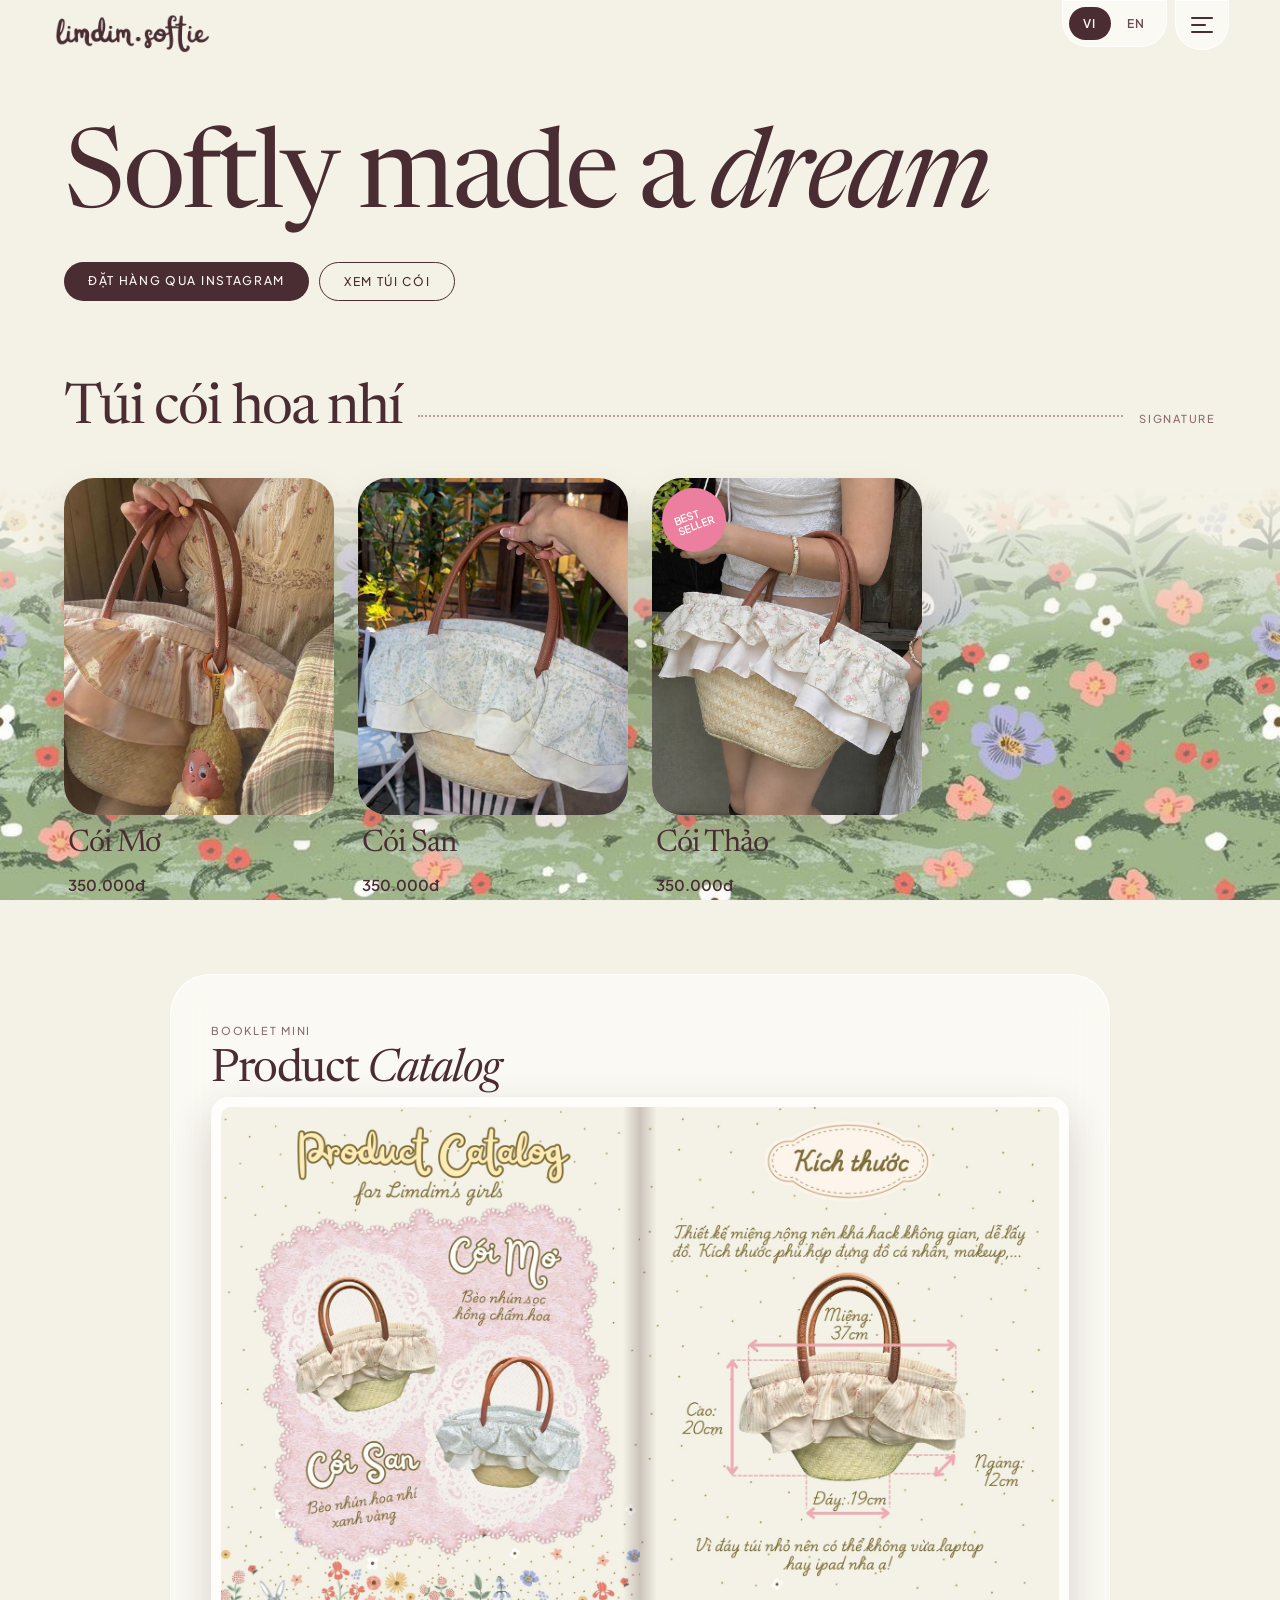
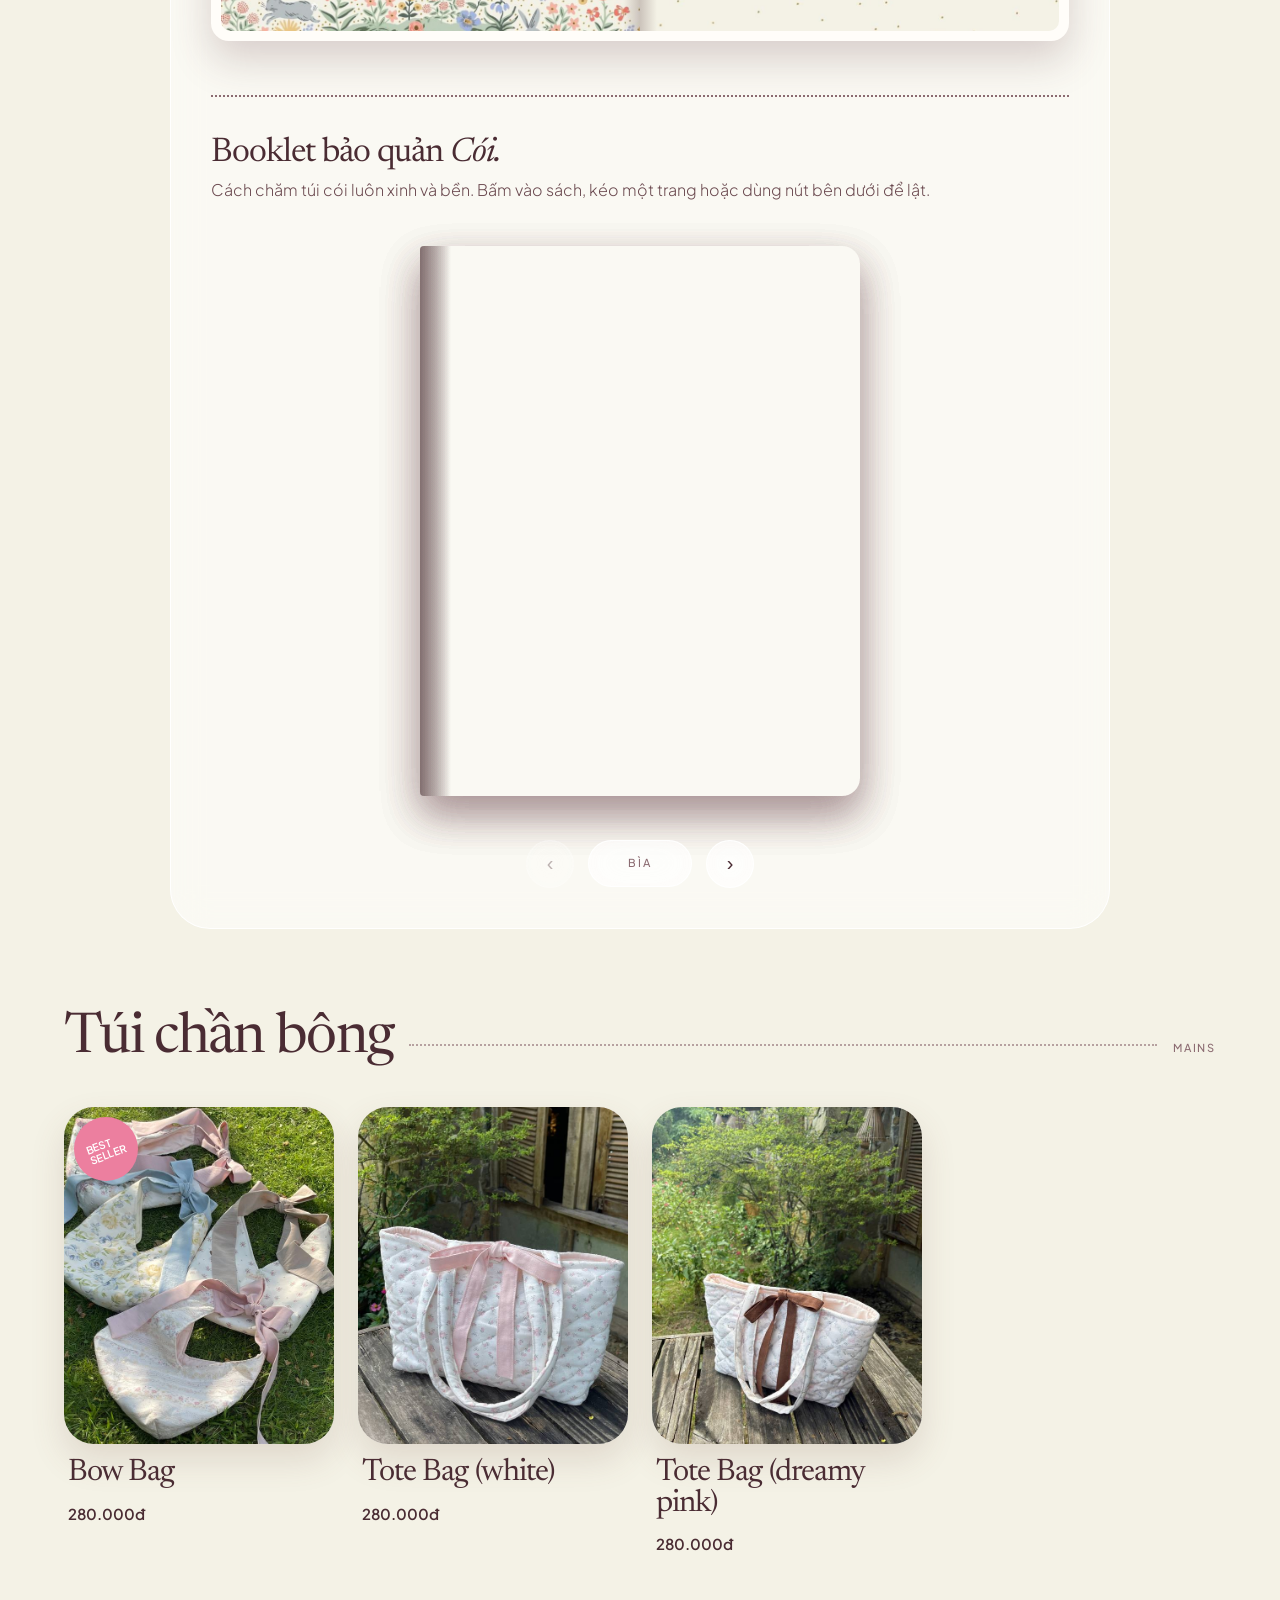
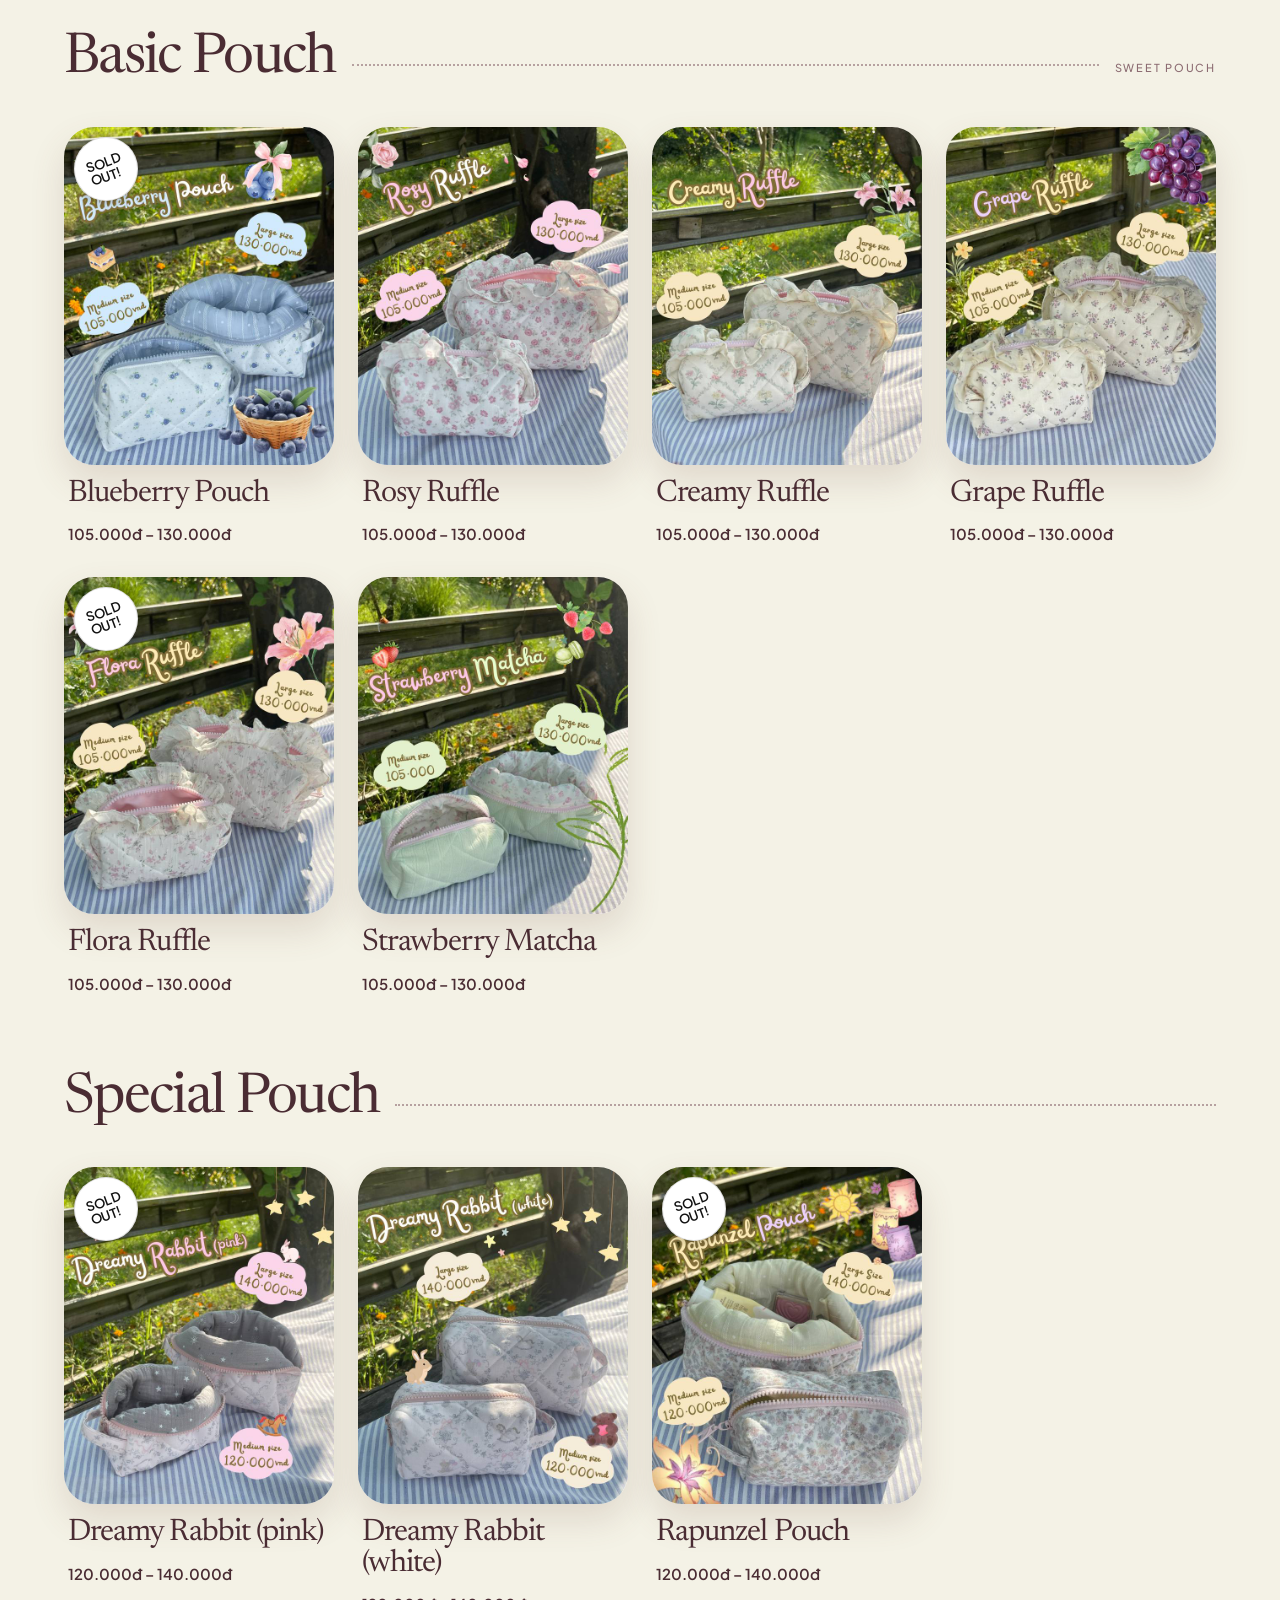
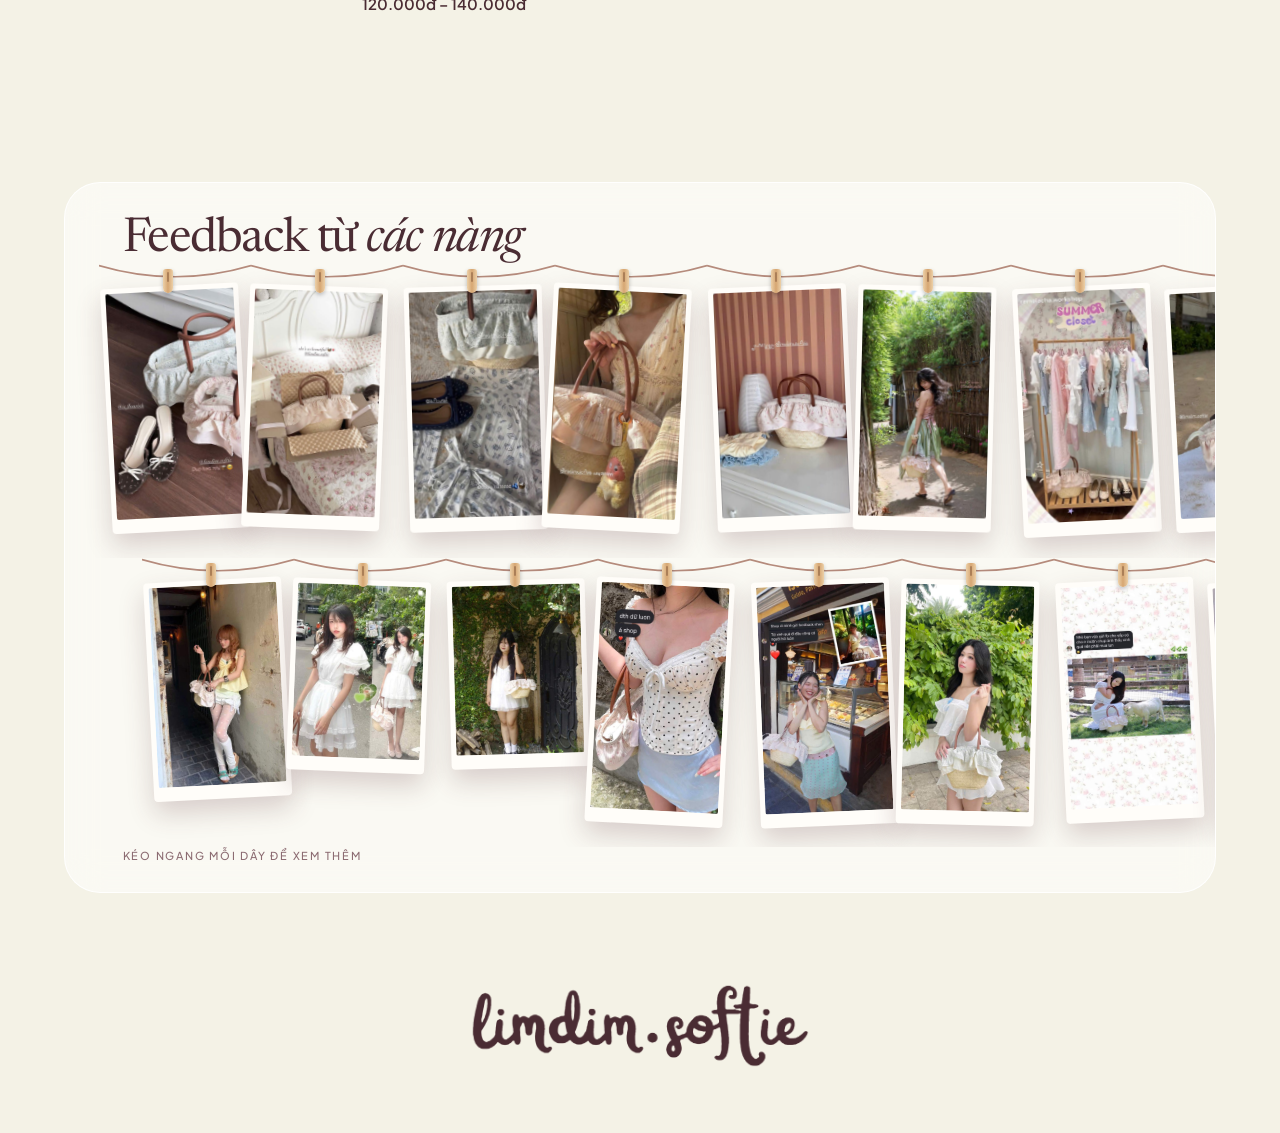
<file: index.html>
<!doctype html><html><head><meta charset=utf8><meta name=viewport content="width=device-width,initial-scale=1,viewport-fit=cover"><style>:root{color-scheme:light;box-sizing:border-box;padding-top:env(safe-area-inset-top,0px);padding-bottom:env(safe-area-inset-bottom,0px)}html{scroll-padding-top:env(safe-area-inset-top,0px)}body{margin:0;padding:0;font:14px -apple-system,BlinkMacSystemFont,sans-serif;background:#fff;color:#000}img{max-width:100%}[hidden]:not([hidden=until-found i]){display:none!important}</style></head><body>
<!DOCTYPE html>
<html lang="vi"><head>
<meta charset="utf-8">
<meta name="color-scheme" content="only light">
<meta name="supported-color-schemes" content="light">
<meta name="viewport" content="width=device-width, initial-scale=1, viewport-fit=cover">
<link rel="icon" type="image/png" href="images/favicon.png">
<title>limdim.softie — túi vải hoa &amp; cói handmade</title>
<link rel="preconnect" href="https://fonts.googleapis.com">
<link href="https://fonts.googleapis.com/css2?family=Newsreader:ital,opsz,wght@0,6..72,400;1,6..72,400&amp;family=Plus+Jakarta+Sans:wght@300;400;500;600&amp;family=Allura&amp;family=Pinyon+Script&amp;display=swap" rel="stylesheet">
<style>html{background:#f4f2e6;color-scheme:only light}
body{background:transparent!important}
:root{color-scheme:only light;--head:#4a2c33;--ink:#6b4a50;--soft:#8c6c72;--page:#f4f2e6;--glass:rgba(255,255,255,.55);--edge:rgba(255,255,255,.9);--panel:rgba(255,253,250,.75);--accent:#e8a3b1;
box-sizing:border-box;padding-top:env(safe-area-inset-top,0px);padding-bottom:env(safe-area-inset-bottom,0px)}
*{box-sizing:border-box}
html{scroll-behavior:smooth;scroll-padding-top:90px}
body{margin:0;font:300 16px/1.7 "Plus Jakarta Sans",system-ui,sans-serif;color:var(--ink);background:#f4f2e6;overflow-x:hidden}
.veil{position:fixed;inset:0;z-index:-2;background:var(--page)}
.strip{position:fixed;left:0;bottom:0;width:100%;height:auto;max-height:46vh;object-fit:cover;object-position:top;z-index:-1;pointer-events:none;-webkit-mask-image:linear-gradient(transparent,#000 40%);mask-image:linear-gradient(transparent,#000 40%)}
img{max-width:100%;display:block}a{color:inherit}
:focus-visible{outline:2px solid var(--head);outline-offset:3px}
.serif{font-family:Newsreader,Georgia,serif;font-weight:400;color:var(--head);letter-spacing:-.03em;line-height:.98}
.lbl{font-size:11px;font-weight:500;letter-spacing:.16em;text-transform:uppercase;color:var(--soft)}
.glass{background:var(--glass);border:1px solid var(--edge);backdrop-filter:blur(18px) saturate(1.2);-webkit-backdrop-filter:blur(18px) saturate(1.2)}
.wrap{width:min(1180px,90%);margin:auto}
header.top{position:relative;top:env(safe-area-inset-top,0px);z-index:30;display:flex;justify-content:space-between;align-items:flex-start;gap:12px;flex-wrap:wrap;padding:0 4%}
.brand{padding:14px 22px;border-radius:0 0 26px 26px;text-decoration:none}
.brand b{display:block;font:400 22px/1.1 Newsreader,serif;color:var(--head);letter-spacing:-.01em}
.menu{display:flex;gap:4px;padding:6px;border-radius:0 0 26px 26px;margin-right:auto;margin-left:auto;overflow-x:auto;max-width:100%}
.menu a{padding:9px 16px;border-radius:999px;font-size:13px;font-weight:500;text-decoration:none;white-space:nowrap}
.menu a:hover{background:var(--panel)}
.hero{padding:clamp(56px,10vw,130px) 0 40px}
.hero h1{font-size:clamp(50px,9.5vw,136px);margin:0 0 26px;max-width:11ch}
.hero h1 em{font-style:italic}
.hero p{max-width:560px;font-size:clamp(16px,1.6vw,19px);margin:0}
.hint{display:table;margin:clamp(40px,6vw,80px) auto;padding:12px 24px;border-radius:999px}
.cats{display:grid;grid-template-columns:repeat(auto-fit,minmax(260px,1fr));gap:clamp(18px,3vw,36px)}
.cat{border-radius:44px;padding:clamp(14px,2vw,26px);text-decoration:none;display:block;transition:transform .3s}
.cat:hover{transform:translateY(-4px)}
.panel{background:var(--panel);border-radius:26px;overflow:hidden;aspect-ratio:4/3;display:grid;place-items:center;margin-bottom:22px}
.panel img{width:100%;height:100%;object-fit:cover}
.panel img.cut{object-fit:contain;width:72%}
.row{display:flex;justify-content:space-between;gap:12px;align-items:baseline}
.cat h3{font-size:clamp(28px,3vw,38px);margin:6px 0 0}
section{padding:clamp(70px,10vw,130px) 0 0}
h2{font-size:clamp(40px,6.5vw,88px);margin:0 0 16px}
h2 em{font-style:italic}
.lead{max-width:520px;margin:0 0 36px}
.tabs{display:flex;gap:8px;flex-wrap:wrap;margin-bottom:30px}
.tabs button{font:500 12px "Plus Jakarta Sans",sans-serif;letter-spacing:.14em;text-transform:uppercase;padding:11px 22px;border-radius:999px;border:1px solid var(--edge);background:var(--glass);color:var(--ink);cursor:pointer;backdrop-filter:blur(14px)}
.tabs button[aria-pressed="true"]{background:var(--head);color:var(--bg,#fff8f2);border-color:var(--head)}
:root:not([data-theme]) .tabs button[aria-pressed="true"]{color:#fff8f2}
.grid{display:grid;grid-template-columns:repeat(auto-fill,minmax(250px,1fr));gap:24px}
.prod{border-radius:36px;padding:14px;cursor:pointer;text-align:left;font:inherit;color:inherit;display:block;width:100%}
.prod .panel{aspect-ratio:4/5;margin-bottom:16px}
.prod h3{font-size:25px;margin:4px 6px 0}.prod .pr{font-size:14px;font-weight:500;color:var(--head);margin:0 6px 4px}
.pill{display:inline-block;padding:3px 12px;border-radius:999px;background:var(--panel)}
dialog{border:0;padding:0;background:transparent;color:var(--ink);width:min(880px,92vw);max-height:92vh;overflow:visible}
dialog::backdrop{background:rgba(60,35,40,.45);backdrop-filter:blur(6px)}
.dlg{border-radius:40px;padding:18px;display:grid;grid-template-columns:1fr 1fr;gap:26px;background:var(--panel)}
.dlg .panel{aspect-ratio:4/5;margin:0}.dlg h3{font-size:clamp(34px,5vw,54px);margin:10px 0 14px}
.dlg .x{margin-top:22px;font:500 12px "Plus Jakarta Sans";letter-spacing:.14em;text-transform:uppercase;padding:12px 24px;border-radius:999px;border:1px solid var(--head);background:transparent;color:var(--head);cursor:pointer}
@media(max-width:640px){.dlg{grid-template-columns:1fr}}
.two{display:grid;grid-template-columns:repeat(auto-fit,minmax(280px,1fr));gap:clamp(18px,3vw,36px)}
.gal{columns:3 230px;column-gap:18px}
.gal img{width:100%;margin:0 0 18px;border-radius:28px;border:6px solid var(--glass);break-inside:avoid}
/* menu */
.carte{border-radius:48px;padding:clamp(24px,5vw,70px);background:var(--panel);border:1px solid var(--edge);backdrop-filter:blur(22px);-webkit-backdrop-filter:blur(22px);box-shadow:0 30px 70px rgba(120,80,70,.12)}
.chead{text-align:center;margin-bottom:clamp(28px,5vw,56px)}.chead h2{margin:10px 0 12px}.chead p{margin:0 auto;max-width:440px}
.ccols{display:grid;grid-template-columns:1fr 1fr;gap:clamp(28px,5vw,72px)}
@media(max-width:820px){.ccols{grid-template-columns:1fr}}
.msec{margin-bottom:38px}.msec h3{font-size:clamp(32px,4vw,46px);margin:0}.msec h3 em{font-style:italic}
.msec .sub{margin:2px 0 8px;font-size:14px;color:var(--soft)}
.msec ul{list-style:none;margin:0;padding:0;border-top:2px solid var(--head)}
.mrow{display:grid;grid-template-columns:64px 1fr;gap:2px 16px;align-items:center;text-align:left;width:100%;background:none;border:0;border-bottom:1px dashed var(--soft);padding:12px 4px;cursor:pointer;color:inherit;font:inherit;border-radius:14px}
.mrow:hover{background:var(--glass)}
.mrow img{grid-row:1/3;width:64px;height:64px;border-radius:50%;object-fit:cover;border:3px solid var(--edge)}
.mt{display:flex;align-items:baseline;gap:8px}.mn{font-size:clamp(21px,2.4vw,26px)}
.mt .lead2{flex:1;border-bottom:2px dotted var(--soft);transform:translateY(-4px);opacity:.7}
.mt b{font-weight:600;color:var(--head);font-size:15px;white-space:nowrap}
.md{font-size:13.5px;color:var(--soft);line-height:1.4}
.cspecial{margin:10px auto 0;max-width:520px;text-align:center;border:2px dashed var(--soft);border-radius:30px;padding:22px 20px}
.cspecial p{font-size:clamp(26px,3.4vw,38px);margin:4px 0 14px}
.btn2{display:inline-block;padding:11px 24px;border-radius:999px;background:var(--head);color:var(--on,#fff8f2);font:500 12px "Plus Jakarta Sans";letter-spacing:.14em;text-transform:uppercase;text-decoration:none}
.cnote{text-align:center;margin:26px 0 0}
/* menu v2 */
.mnav{display:flex;gap:8px;flex-wrap:wrap;justify-content:center;margin:0 0 clamp(30px,5vw,56px)}
.mnav button{font:500 12px "Plus Jakarta Sans",sans-serif;letter-spacing:.14em;text-transform:uppercase;padding:11px 20px;border-radius:999px;border:1px dashed var(--soft);background:transparent;color:var(--ink);cursor:pointer}
.mnav button:hover{background:var(--glass)}
/* category scallop tiles */
.mh{display:flex;align-items:baseline;gap:16px}.mh h3{font-size:clamp(34px,4.6vw,56px);margin:0;white-space:nowrap}
.mh .rule{flex:1;border-bottom:2px dotted var(--soft);opacity:.6;transform:translateY(-6px)}
.msec{margin-bottom:clamp(40px,6vw,76px);scroll-margin-top:90px}.msec .sub{margin:4px 0 22px;color:var(--soft)}
.mgrid{display:grid;grid-template-columns:repeat(auto-fill,minmax(min(100%,210px),1fr));gap:30px 24px}
.mcard{display:block;text-align:left;background:none;border:0;padding:0;cursor:pointer;color:inherit;font:inherit}
.mph{position:relative;border-radius:30px;overflow:hidden;aspect-ratio:4/5;background:var(--panel);display:grid;place-items:center;box-shadow:0 16px 34px rgba(120,80,70,.16)}
.mph img{width:100%;height:100%;object-fit:cover;transition:transform .6s}
.mcard:hover .mph img{transform:scale(1.05)}
.mph.cutbg{background:linear-gradient(160deg,#fffaf6,#f5d7dd)}.mph img.cut{object-fit:contain;width:84%;height:auto}
.tag{position:absolute;left:12px;bottom:12px;padding:6px 14px;border-radius:999px;background:var(--panel);color:var(--head);border:1.5px dashed var(--soft);font:600 13px "Plus Jakarta Sans",sans-serif;backdrop-filter:blur(8px)}
.mcard .mn{display:block;font-size:clamp(25px,2.6vw,31px);margin:14px 4px 0}
.mcard .md{display:block;margin:3px 4px 0;font-size:13.5px;color:var(--soft);line-height:1.45}
/* feedback wall */
.wall{border-radius:48px;padding:clamp(28px,4.5vw,64px) 0 clamp(18px,3vw,36px);overflow:hidden}
.wallhead{padding:0 clamp(24px,4.5vw,64px)}.wallhead h2{margin-bottom:10px}
.line{display:flex;align-items:flex-start;overflow-x:auto;padding:4px clamp(24px,4.5vw,64px) 40px;scrollbar-width:thin;scrollbar-color:var(--soft) transparent;overscroll-behavior-x:contain}
.line:nth-of-type(2n){padding-left:clamp(70px,9vw,140px)}
.hang{position:relative;flex:none;width:clamp(170px,21vw,226px);margin-right:22px;padding-top:26px}
.hang:before{content:"";position:absolute;top:0;left:0;width:calc(100% + 22px);height:30px;background:url("data:image/svg+xml,%3Csvg xmlns='http://www.w3.org/2000/svg' viewBox='0 0 100 30' preserveAspectRatio='none'%3E%3Cpath d='M0 2Q50 30 100 2' fill='none' stroke='%23b58b7c' stroke-width='1.6' vector-effect='non-scaling-stroke'/%3E%3C/svg%3E") 0 0/100% 100% no-repeat}
.pin{position:absolute;top:7px;left:50%;width:12px;height:32px;margin-left:-6px;border-radius:4px 4px 7px 7px;background:linear-gradient(90deg,#ecd0a8,#d6a672 50%,#ecd0a8);box-shadow:0 2px 4px rgba(0,0,0,.25);z-index:3}
.pin:after{content:"";position:absolute;left:5px;top:3px;width:2px;height:14px;background:rgba(90,50,30,.35);border-radius:2px}
.pol,.note{display:block;transform:rotate(var(--r,0deg));transform-origin:50% -18px;transition:transform .45s cubic-bezier(.3,1.4,.5,1)}
.pol{width:100%;padding:9px 9px 24px;border:0;border-radius:6px;background:#fffdf9;box-shadow:0 12px 26px rgba(90,50,60,.22);cursor:zoom-in}
.pol img{width:100%;height:auto;border-radius:2px}
.pol:hover,.note:hover{transform:rotate(0) scale(1.05);position:relative;z-index:4}
.note{background:var(--c,#fff1a8);color:#5a3b3f;padding:26px 18px 16px;border-radius:4px;box-shadow:0 12px 24px rgba(90,50,60,.2);font:italic 400 clamp(18px,2vw,21px)/1.35 Newsreader,Georgia,serif}
.note p{margin:0 0 12px}.note .lbl{color:#8c6c72;font-style:normal}
.in .pol,.in .note{animation:swing 1.8s cubic-bezier(.25,1.5,.5,1) both;animation-delay:calc(var(--k,0)*90ms)}
@keyframes swing{from{transform:rotate(calc(var(--r,0deg) + 16deg))}}
.drag-hint{padding:0 clamp(24px,4.5vw,64px);margin:6px 0 0}
#lb{border:0;padding:0;background:transparent;max-width:92vw;max-height:92vh}#lb::backdrop{background:rgba(50,28,32,.6);backdrop-filter:blur(8px)}
#lb img{max-width:min(92vw,560px);max-height:90vh;border:10px solid #fffdf9;border-radius:8px;display:block}
/* booklet */
.bookwrap{display:grid;place-items:center;padding:20px 0 10px;--pw:min(84vw,440px,calc((100svh - 230px)*.8))}
.book{position:relative;width:var(--pw);height:calc(var(--pw)*1.25);perspective:2200px;transition:transform .9s cubic-bezier(.45,.05,.2,1);touch-action:pan-y;cursor:grab;user-select:none;-webkit-user-select:none;outline-offset:14px}
.book.open{transform:translateX(50%)}
.leaf{position:absolute;inset:0;transform-origin:left center;transform-style:preserve-3d;transform:rotateY(var(--r,0deg));transition:transform .9s cubic-bezier(.45,.05,.2,1)}
.leaf.f{--r:-180deg}.leaf.drag{transition:none}
.leaf .fr,.leaf .bk{position:absolute;inset:0;backface-visibility:hidden;-webkit-backface-visibility:hidden;overflow:hidden;box-shadow:0 18px 40px rgba(90,50,60,.22)}
.leaf .fr{border-radius:4px 18px 18px 4px}.leaf .bk{transform:rotateY(180deg);border-radius:18px 4px 4px 18px}
.leaf img{width:100%;height:100%;object-fit:fill;pointer-events:none;-webkit-user-drag:none}
.leaf .fr:after,.leaf .bk:after{content:"";position:absolute;inset:0;pointer-events:none;background:linear-gradient(90deg,rgba(60,30,35,.28),transparent 7%)}
.leaf .bk:after{background:linear-gradient(270deg,rgba(60,30,35,.28),transparent 7%)}
.leaf .fr:before,.leaf .bk:before{content:"";position:absolute;inset:0;z-index:2;pointer-events:none;opacity:0;background:linear-gradient(90deg,rgba(40,20,25,0),rgba(40,20,25,.42))}
.leaf .bk:before{background:linear-gradient(270deg,rgba(40,20,25,0),rgba(40,20,25,.42))}
.leaf.turning .fr:before,.leaf.turning .bk:before{animation:shade .9s ease}
@keyframes shade{50%{opacity:1}}
.leaf.drag .fr:before,.leaf.drag .bk:before{opacity:var(--sh,0)}
.book.single .leaf.f{visibility:hidden;transition:transform .9s cubic-bezier(.45,.05,.2,1),visibility 0s .9s}
.ctrl{display:flex;justify-content:center;align-items:center;gap:14px;margin-top:34px}
.ctrl button{width:48px;height:48px;border-radius:50%;cursor:pointer;color:var(--head);font-size:20px}
.ctrl button:disabled{opacity:.35;cursor:default}
.pg{padding:13px 20px;border-radius:999px;min-width:104px;text-align:center}
.gloss{max-width:720px;margin:26px auto 0;border-radius:28px;padding:20px 24px;display:none}.gloss.on{display:block}
.gloss p{margin:10px 0 0;font-size:14.5px;line-height:1.6}.gloss b{color:var(--head);font-weight:600}
footer{padding:90px 0 50px;text-align:center}footer .serif{font-size:clamp(40px,7vw,96px);margin:0 0 10px}
@media(prefers-reduced-motion:reduce){*{animation:none!important;transition:none!important}html{scroll-behavior:auto}}
.lang{display:flex;gap:2px;padding:6px;border-radius:0 0 26px 26px}
.lang button{border:0;background:none;font:600 12px "Plus Jakarta Sans",sans-serif;letter-spacing:.12em;padding:9px 14px;border-radius:999px;color:var(--ink);cursor:pointer}
.lang button[aria-pressed="true"]{background:var(--head);color:var(--on,#fff8f2)}
header.top{justify-content:space-between}
.two.three{grid-template-columns:repeat(auto-fit,minmax(min(100%,250px),1fr))}
.panel.tall{aspect-ratio:4/5}.panel.tall img{object-fit:cover}
.details{margin-top:clamp(36px,5vw,64px)}
.dgrid{display:grid;grid-template-columns:repeat(auto-fit,minmax(min(100%,220px),1fr));gap:20px;margin-top:12px}
.dgrid figure{margin:0;position:relative}.dgrid img{width:100%;aspect-ratio:4/3;object-fit:cover;border-radius:24px;box-shadow:0 12px 26px rgba(120,80,70,.16)}
.dgrid figcaption{position:absolute;left:-6px;top:14px;padding:3px 16px;background:#b5ab88;color:#fffdf5;font:400 22px/1.3 Newsreader,serif;transform:rotate(-5deg);box-shadow:0 4px 10px rgba(0,0,0,.18)}
.dgrid figure:nth-child(1) figcaption{background:#b79a98}.dgrid figure:nth-child(3) figcaption{background:#a7aa8c}
#feedback{padding-top:clamp(50px,7vw,90px)}
.wall{border-radius:36px;padding:clamp(20px,3vw,34px) 0 clamp(8px,1.5vw,16px)}
.wallhead{display:flex;flex-wrap:wrap;align-items:baseline;gap:4px 28px}
.wall h2{font-size:clamp(30px,4vw,48px);margin:0}.wall .lead{margin:0 0 8px;font-size:14px;max-width:380px}
.hang{width:clamp(104px,12vw,138px);margin-right:14px;padding-top:22px}
.hang:before{width:calc(100% + 14px);height:24px}
.pin{height:24px;width:10px;margin-left:-5px;top:5px}.pin:after{left:4px;height:10px}
.pol{padding:5px 5px 14px;border-radius:4px}
.line{padding:0 clamp(20px,3vw,34px) 22px}.line:nth-of-type(2n){padding-left:clamp(50px,6vw,80px)}
.drag-hint{margin:0;padding-bottom:10px}
/* shop v8 */
.tools{display:flex;gap:8px;align-items:flex-start}
.cartbtn{position:relative;width:52px;height:50px;border-radius:0 0 26px 26px;cursor:pointer;color:var(--head);display:grid;place-items:center;padding:0}
.cartbtn svg{width:22px;height:22px}
.cartbtn b{position:absolute;top:6px;right:6px;min-width:18px;height:18px;border-radius:9px;background:var(--head);color:var(--on,#fff8f2);font:600 11px/18px "Plus Jakarta Sans";text-align:center;padding:0 4px}
.cartbtn b:empty,.cartbtn b[data-n="0"]{display:none}
.ctas{display:flex;gap:10px;flex-wrap:wrap;margin-top:26px}
.btn2{border:0;cursor:pointer}
.btn3{display:inline-block;padding:11px 24px;border-radius:999px;border:1.5px solid var(--head);background:transparent;color:var(--head);font:500 12px "Plus Jakarta Sans";letter-spacing:.14em;text-transform:uppercase;text-decoration:none;cursor:pointer}
.btn2.wide{width:100%;padding:15px;margin-top:16px}
.ph{position:relative;aspect-ratio:4/5;overflow:hidden;border-radius:26px;background:var(--panel)}
.ph img{position:absolute;inset:0;width:100%;height:100%;object-fit:cover}
.cats{margin-top:clamp(34px,5vw,60px)}
.cat .ph{margin-bottom:18px}
.shophead{display:flex;flex-wrap:wrap;justify-content:space-between;align-items:flex-end;gap:18px 32px;margin-bottom:clamp(26px,4vw,46px)}
.shophead h2{margin:6px 0 10px}.shophead .lead{margin:0}.shophead .mnav{margin:0;justify-content:flex-start}
.pc{display:flex;flex-direction:column}
.pimg{display:block;border:0;background:none;padding:0;cursor:pointer;border-radius:30px;box-shadow:0 16px 34px rgba(120,80,70,.16)}
.pimg .ph{border-radius:30px}.pimg img{transition:transform .6s}.pimg:hover img{transform:scale(1.05)}
.pc h3{font-size:clamp(25px,2.6vw,31px);margin:14px 4px 0}
.pc .md{margin:3px 4px 0;font-size:13.5px;color:var(--soft);line-height:1.45}
.prow{display:flex;justify-content:space-between;align-items:center;gap:10px;margin:12px 4px 0}
.prow b{color:var(--head);font-weight:600;font-size:15px}
.add{border:1.5px solid var(--head);background:transparent;color:var(--head);padding:8px 16px;border-radius:999px;font:500 12px "Plus Jakarta Sans";letter-spacing:.12em;text-transform:uppercase;cursor:pointer;white-space:nowrap}
.add:hover{background:var(--head);color:var(--on,#fff8f2)}
.msec .mgrid{grid-template-columns:repeat(auto-fill,minmax(min(100%,230px),1fr))}
/* exhibition rooms */
.roomsec{padding-top:clamp(60px,8vw,110px)}
.room{position:relative;border-radius:48px 48px 14px 14px;padding:clamp(28px,5vw,64px) clamp(18px,4vw,56px) clamp(46px,6vw,76px);background:linear-gradient(180deg,rgba(255,253,248,.82),rgba(250,241,233,.62));border:1px solid var(--edge);overflow:hidden}
.room:after{content:"";position:absolute;left:0;right:0;bottom:0;height:22px;background:linear-gradient(180deg,rgba(201,170,150,.35),rgba(170,130,110,.45))}
.roomhead{text-align:center;margin-bottom:clamp(28px,5vw,56px)}.roomhead h2{margin:8px 0 8px}.roomhead p{margin:0 auto;max-width:460px}
.wallx{display:flex;flex-wrap:wrap;justify-content:center;align-items:flex-start;gap:clamp(34px,5vw,60px) clamp(22px,3vw,40px)}
.fx{margin:0;position:relative;padding-top:26px}
.fx.l{width:min(100%,560px)}.fx.m{width:min(100%,290px)}.fx.s{width:min(100%,220px)}
.fx:before{content:"";position:absolute;top:2px;left:50%;width:46px;height:5px;margin-left:-23px;border-radius:3px;background:#c9a98b;box-shadow:0 2px 3px rgba(0,0,0,.2)}
.fx:after{content:"";position:absolute;top:7px;left:6%;right:6%;height:90px;background:radial-gradient(ellipse at 50% 0,rgba(255,244,205,.7),transparent 70%);pointer-events:none}
.fx .mat{position:relative;z-index:1;padding:10px;background:#fffdf9;border:1px solid #e8d9cc;box-shadow:0 18px 38px rgba(90,50,60,.22);transition:transform .5s}
.fx:hover .mat{transform:translateY(-4px)}
.fx .mat img{width:100%;height:auto;display:block}
.fx figcaption{margin:16px 2px 0;display:flex;flex-direction:column;gap:2px;align-items:flex-start}
.fx figcaption b{font-size:21px;font-style:italic}
.fx .shoplook{margin-top:6px;font:500 11px "Plus Jakarta Sans";letter-spacing:.14em;text-transform:uppercase;color:var(--head);border-bottom:1px solid var(--head);text-decoration:none;padding-bottom:1px;cursor:pointer}
/* dialogs */
dialog#pm,dialog#cart{border:0;padding:0;background:transparent;color:var(--ink)}
dialog#pm{width:min(980px,94vw);max-height:92vh;overflow:visible}
dialog::backdrop{background:rgba(60,35,40,.5);backdrop-filter:blur(6px)}
.pmw{position:relative;border-radius:40px;padding:clamp(14px,2.4vw,26px);display:grid;grid-template-columns:1fr 1fr;gap:clamp(18px,3vw,36px);background:color-mix(in srgb,var(--page) 94%,transparent);max-height:92vh;overflow:auto}
.pmx,.cx{position:absolute;top:14px;right:14px;width:38px;height:38px;border-radius:50%;border:0;background:var(--panel);color:var(--head);font-size:22px;cursor:pointer;z-index:3}
.thumbs{display:flex;gap:10px;margin-top:12px}.thumbs button{width:62px;height:62px;border-radius:14px;border:2px solid transparent;padding:0;overflow:hidden;cursor:pointer;background:none}.thumbs button[aria-pressed="true"]{border-color:var(--head)}.thumbs img{width:100%;height:100%;object-fit:cover}
.pmi h3{font-size:clamp(34px,4.4vw,54px);margin:6px 0 8px}
.pprice{font-size:22px;font-weight:600;color:var(--head);margin:0 0 10px}
.sizes{display:flex;gap:10px;margin:8px 0 4px}.sz{flex:1;border:1.5px solid var(--soft);background:transparent;border-radius:18px;padding:10px 12px;cursor:pointer;color:var(--ink);font:600 16px "Plus Jakarta Sans";text-align:left}
.swatches{display:flex;flex-wrap:wrap;gap:8px;margin:8px 0 4px}.swc{display:inline-flex;align-items:center;gap:8px;border:1.5px solid var(--soft);background:transparent;border-radius:999px;padding:7px 14px 7px 8px;color:var(--ink);font:500 14px "Plus Jakarta Sans"}.swc i{width:22px;height:22px;border-radius:50%;border:1px solid rgba(74,44,51,.25);display:block}.swc[aria-pressed="true"]{border-color:var(--head);background:var(--panel);box-shadow:inset 0 0 0 1px var(--head)}
.sz small{display:block;font:400 12px "Plus Jakarta Sans";color:var(--soft)}.sz[aria-pressed="true"]{border-color:var(--head);background:var(--panel);box-shadow:inset 0 0 0 1px var(--head)}
.qrow{display:flex;align-items:center;gap:16px;margin:16px 0}
.qty{display:flex;align-items:center;gap:4px;border:1.5px solid var(--soft);border-radius:999px;padding:3px}
.qty button{width:34px;height:34px;border-radius:50%;border:0;background:transparent;color:var(--head);font-size:20px;cursor:pointer}.qty b{min-width:30px;text-align:center}
.pbtns{display:flex;gap:10px;flex-wrap:wrap;margin-top:6px}.pbtns>*{flex:1;text-align:center;padding:14px 18px}
.small{font-size:13px;color:var(--soft);margin:12px 0 0}
@media(max-width:700px){.pmw{grid-template-columns:1fr}}
dialog#cart{margin:0 0 0 auto;height:100dvh;max-height:100dvh;width:min(470px,100vw);overflow:hidden}
.cw{height:100%;overflow:auto;padding:24px 22px 28px;background:color-mix(in srgb,var(--page) 96%,transparent);border-radius:30px 0 0 30px;position:relative}
.cw h3{font-size:36px;margin:0 0 14px}
.citem{display:grid;grid-template-columns:70px 1fr;gap:14px;padding:14px 0;border-bottom:1px dashed var(--soft)}
.citem .ph{border-radius:14px}.citem b.n{font:400 21px/1.2 Newsreader,serif;color:var(--head)}
.citem .sub{font-size:13px;color:var(--soft);margin:2px 0 8px}
.crow{display:flex;justify-content:space-between;align-items:center;gap:8px}
.crow .qty button{width:28px;height:28px;font-size:17px}
.del{border:0;background:none;color:var(--soft);cursor:pointer;font-size:12px;text-decoration:underline}
.csum{margin-top:16px;display:flex;flex-direction:column;gap:6px}.csum .t{display:flex;justify-content:space-between;font-size:18px;color:var(--head);font-weight:600}
.fl{display:block;margin:12px 0 0}.fl input,.fl textarea{width:100%;margin-top:6px;padding:12px 14px;border-radius:16px;border:1.5px solid var(--soft);background:var(--panel);color:var(--ink);font:400 15px "Plus Jakarta Sans",sans-serif}
.fl textarea{min-height:70px;resize:vertical}
.pay{display:flex;flex-direction:column;gap:8px;margin-top:8px}.pay label{display:flex;gap:10px;align-items:flex-start;font-size:14px}
.err{color:#b3334a;font-size:13.5px;min-height:20px;margin:10px 0 0}
.code{font:600 22px "Plus Jakarta Sans";letter-spacing:.06em;color:var(--head);margin:4px 0 8px}
#otext{width:100%;min-height:210px;border-radius:16px;border:1.5px solid var(--soft);background:var(--panel);color:var(--ink);padding:12px;font:13px/1.5 ui-monospace,Menlo,monospace}
.sendrow{display:flex;flex-direction:column;gap:10px;margin-top:12px}.sendrow a,.sendrow button{text-align:center;padding:14px}
#toast{position:fixed;left:50%;bottom:calc(24px + env(safe-area-inset-bottom,0px));transform:translate(-50%,30px);opacity:0;pointer-events:none;background:var(--head);color:var(--on,#fff8f2);padding:12px 22px;border-radius:999px;font-size:14px;z-index:99;transition:all .35s}
#toast.on{opacity:1;transform:translate(-50%,0)}
footer a{color:var(--head)}
.btn3.wide{width:100%;margin-top:14px;padding:14px;text-align:center}

/* v10 */
[hidden]{display:none!important}
:root{--wand:url("data:image/svg+xml,%3Csvg%20xmlns%3D%27http%3A//www.w3.org/2000/svg%27%20width%3D%2732%27%20height%3D%2732%27%20viewBox%3D%270%200%2032%2032%27%3E%3Cpath%20d%3D%27M5%2029L20%2014%27%20stroke%3D%27%23b8863b%27%20stroke-width%3D%273%27%20stroke-linecap%3D%27round%27/%3E%3Cpath%20d%3D%27M5%2029L11%2023%27%20stroke%3D%27%23e8a3b1%27%20stroke-width%3D%273%27%20stroke-linecap%3D%27round%27/%3E%3Cpath%20d%3D%27M24%203l1.8%204.2L30%209l-4.2%201.8L24%2015l-1.8-4.2L18%209l4.2-1.8z%27%20fill%3D%27%23f7d56a%27%20stroke%3D%27%23b8863b%27%20stroke-width%3D%27.8%27/%3E%3Ccircle%20cx%3D%2728%27%20cy%3D%2717%27%20r%3D%271.3%27%20fill%3D%27%23fff%27%20stroke%3D%27%23b8863b%27%20stroke-width%3D%27.4%27/%3E%3Ccircle%20cx%3D%2716%27%20cy%3D%275%27%20r%3D%271.2%27%20fill%3D%27%23fff%27%20stroke%3D%27%23b8863b%27%20stroke-width%3D%27.4%27/%3E%3C/svg%3E") 24 9,auto;--wandp:url("data:image/svg+xml,%3Csvg%20xmlns%3D%27http%3A//www.w3.org/2000/svg%27%20width%3D%2732%27%20height%3D%2732%27%20viewBox%3D%270%200%2032%2032%27%3E%3Cpath%20d%3D%27M5%2029L20%2014%27%20stroke%3D%27%23b8863b%27%20stroke-width%3D%273%27%20stroke-linecap%3D%27round%27/%3E%3Cpath%20d%3D%27M5%2029L11%2023%27%20stroke%3D%27%23e8a3b1%27%20stroke-width%3D%273%27%20stroke-linecap%3D%27round%27/%3E%3Cpath%20d%3D%27M24%203l1.8%204.2L30%209l-4.2%201.8L24%2015l-1.8-4.2L18%209l4.2-1.8z%27%20fill%3D%27%23f7d56a%27%20stroke%3D%27%23b8863b%27%20stroke-width%3D%27.8%27/%3E%3Ccircle%20cx%3D%2728%27%20cy%3D%2717%27%20r%3D%271.3%27%20fill%3D%27%23fff%27%20stroke%3D%27%23b8863b%27%20stroke-width%3D%27.4%27/%3E%3Ccircle%20cx%3D%2716%27%20cy%3D%275%27%20r%3D%271.2%27%20fill%3D%27%23fff%27%20stroke%3D%27%23b8863b%27%20stroke-width%3D%27.4%27/%3E%3C/svg%3E") 24 9,pointer}
*{cursor:var(--wand)!important}
a,button,label,summary,[data-open],[data-go],.pol,.book,.mleaf,.sz,.tabs button{cursor:var(--wandp)!important}
input:not([type=radio]):not([type=checkbox]),textarea{cursor:text!important}
.cartbtn svg{width:28px;height:28px}
.pay{gap:10px}.fl .pay input{width:auto;margin:5px 0 0;padding:0;border:0;background:none;accent-color:#c9788b}
.po{border:1.5px solid var(--soft);border-radius:20px;padding:13px 15px;background:var(--panel);transition:.2s}.po:has(input:checked){border-color:var(--head);box-shadow:inset 0 0 0 1px var(--head)}
.pt b{display:block;font-weight:600;color:var(--head);font-size:15px}.pt small{display:block;color:var(--soft);font-size:13px;line-height:1.45;margin-top:2px}
.paysum{margin-top:12px;padding:14px 16px;border-radius:20px;border:1.5px dashed var(--soft)}.paysum .t{display:flex;justify-content:space-between;gap:10px;color:var(--head);font-size:15px;margin-bottom:4px}.paysum .t b{font-size:18px}
.sheet{max-width:900px;margin:clamp(44px,6vw,80px) auto 0}.sheet h3{font-size:clamp(30px,4vw,46px);margin:6px 0 4px}.sheet .lead{margin:0 0 22px}
.spread{position:relative;display:grid;grid-template-columns:1fr 1fr;padding:10px;border-radius:18px;background:#fffdf9;box-shadow:0 18px 40px rgba(90,50,60,.22)}
.spread img{width:100%;aspect-ratio:4/5;object-fit:cover;display:block}.spread img:first-child{border-radius:10px 0 0 10px}.spread img:last-child{border-radius:0 10px 10px 0}
.spread:after{content:"";position:absolute;top:10px;bottom:10px;left:50%;width:34px;margin-left:-17px;pointer-events:none;background:linear-gradient(90deg,transparent,rgba(60,30,35,.22) 50%,transparent)}

#petals{position:fixed;inset:0;width:100%;height:100%;pointer-events:none;z-index:4}
.igbtn{display:inline-flex;align-items:center;justify-content:center;gap:10px;padding:14px 24px;border-radius:999px;color:#fff;text-decoration:none;font:600 14px "Plus Jakarta Sans",sans-serif;letter-spacing:.04em;background:linear-gradient(120deg,#f6b98b,#ee86a0 55%,#b998ec);box-shadow:0 8px 20px rgba(214,110,150,.32);transition:transform .25s,box-shadow .25s}
.igbtn:before{content:"";width:20px;height:20px;background:url("data:image/svg+xml,%3Csvg%20xmlns%3D%27http%3A//www.w3.org/2000/svg%27%20viewBox%3D%270%200%2024%2024%27%20fill%3D%27none%27%20stroke%3D%27white%27%20stroke-width%3D%272%27%20stroke-linecap%3D%27round%27%20stroke-linejoin%3D%27round%27%3E%3Crect%20x%3D%273%27%20y%3D%273%27%20width%3D%2718%27%20height%3D%2718%27%20rx%3D%275%27/%3E%3Ccircle%20cx%3D%2712%27%20cy%3D%2712%27%20r%3D%274%27/%3E%3Ccircle%20cx%3D%2717.5%27%20cy%3D%276.5%27%20r%3D%27.6%27%20fill%3D%27white%27/%3E%3C/svg%3E") center/contain no-repeat}
.igbtn:hover{transform:translateY(-2px);box-shadow:0 12px 26px rgba(214,110,150,.4)}.pbtns{justify-content:flex-start}

/* v13 */
.hero h1{white-space:nowrap;max-width:none;font-size:clamp(28px,8.6vw,128px)}
.igbtn{background:var(--head);color:var(--on,#fff8f2);box-shadow:none;padding:11px 24px;font:500 12px "Plus Jakarta Sans",sans-serif;letter-spacing:.14em;text-transform:uppercase}
.igbtn:before{background:currentColor;-webkit-mask:url("data:image/svg+xml,%3Csvg%20xmlns%3D%27http%3A//www.w3.org/2000/svg%27%20viewBox%3D%270%200%2024%2024%27%20fill%3D%27none%27%20stroke%3D%27%23000%27%20stroke-width%3D%272%27%20stroke-linecap%3D%27round%27%20stroke-linejoin%3D%27round%27%3E%3Crect%20x%3D%273%27%20y%3D%273%27%20width%3D%2718%27%20height%3D%2718%27%20rx%3D%275%27/%3E%3Ccircle%20cx%3D%2712%27%20cy%3D%2712%27%20r%3D%274%27/%3E%3Ccircle%20cx%3D%2717.5%27%20cy%3D%276.5%27%20r%3D%27.6%27%20fill%3D%27%23000%27/%3E%3C/svg%3E") center/contain no-repeat;mask:url("data:image/svg+xml,%3Csvg%20xmlns%3D%27http%3A//www.w3.org/2000/svg%27%20viewBox%3D%270%200%2024%2024%27%20fill%3D%27none%27%20stroke%3D%27%23000%27%20stroke-width%3D%272%27%20stroke-linecap%3D%27round%27%20stroke-linejoin%3D%27round%27%3E%3Crect%20x%3D%273%27%20y%3D%273%27%20width%3D%2718%27%20height%3D%2718%27%20rx%3D%275%27/%3E%3Ccircle%20cx%3D%2712%27%20cy%3D%2712%27%20r%3D%274%27/%3E%3Ccircle%20cx%3D%2717.5%27%20cy%3D%276.5%27%20r%3D%27.6%27%20fill%3D%27%23000%27/%3E%3C/svg%3E") center/contain no-repeat}
.igbtn:hover{transform:translateY(-2px);box-shadow:none;opacity:.88}
#mini.sheet{max-width:940px;padding:clamp(20px,3.4vw,40px);border-radius:40px}
.subbook{margin-top:clamp(30px,5vw,54px);padding-top:clamp(24px,3.5vw,40px);border-top:2px dotted var(--soft);scroll-margin-top:90px}
.subbook h4{font-size:clamp(24px,3vw,34px);margin:0 0 6px}.subbook .lead{max-width:none}

/* v14 */
.hero h1{margin-bottom:0}
.hero p.sig{display:flex;align-items:center;margin:4px 0 30px 4px;max-width:none;font:400 clamp(20px,2.4vw,28px)/1 Allura,"Brush Script MT",cursive;letter-spacing:.04em;color:var(--soft)}
.hero p.sig:before{content:"";width:28px;height:1px;background:currentColor;opacity:.5;margin-right:10px}
.msec .mh{margin-bottom:clamp(24px,3.4vw,40px)}

/* v11 logo */
.brand .wm,footer .wm{display:block;width:clamp(124px,13vw,156px);aspect-ratio:732/184;background:var(--head);-webkit-mask:url(images/logo-mask.png) left center/contain no-repeat;mask:url(images/logo-mask.png) left center/contain no-repeat;margin:0 0 3px}
.brand{display:inline-flex;align-items:center;gap:10px}.brand .mark{display:block;height:clamp(34px,3.4vw,44px);width:auto;flex:none;filter:drop-shadow(0 3px 6px rgba(190,100,125,.25));transition:transform .4s cubic-bezier(.3,1.5,.5,1)}.brand:hover .mark{transform:rotate(-8deg) scale(1.1)}
footer .wm{margin:0 auto}.footbrand{display:flex;align-items:center;justify-content:center;gap:14px;margin:0 0 14px}.footbrand .mark{height:clamp(54px,8vw,84px);width:auto;filter:drop-shadow(0 4px 8px rgba(190,100,125,.25))}
/* v11 how to order */
.how{padding-top:clamp(14px,2.5vw,28px)}
.how+.hero{padding-top:clamp(34px,5vw,70px)}
.how-head{display:flex;flex-wrap:wrap;align-items:baseline;gap:4px 16px;margin-bottom:14px}
.how-head h2{font-size:clamp(26px,3.4vw,40px);margin:0}.how-head h2 em{font-style:italic}
.steps{list-style:none;margin:0;padding:0;display:grid;grid-template-columns:repeat(auto-fit,minmax(150px,1fr));gap:12px}
.step{position:relative;border-radius:26px;padding:16px 18px 18px}
.step h3{font:600 14px/1.3 "Plus Jakarta Sans",sans-serif;color:var(--head);margin:10px 0 4px}
.step p{margin:0;font-size:13px;line-height:1.55;font-weight:400}.step p b{font-weight:600;color:var(--head)}
.step .num{display:inline-grid;place-items:center;width:28px;height:28px;border-radius:50%;background:var(--head);color:var(--page);font:600 13px/1 "Plus Jakarta Sans",sans-serif;font-style:normal}
.step.hl{background:var(--panel);border:1.5px solid var(--accent);box-shadow:0 0 0 4px rgba(232,163,177,.25);animation:hlglow 2.6s ease-in-out infinite}
.step.hl .num{background:var(--accent);color:#4a2c33}
.autob{position:absolute;top:14px;right:14px;padding:3px 10px;border-radius:999px;background:var(--accent);color:#4a2c33;font:600 10px/1.4 "Plus Jakarta Sans",sans-serif;letter-spacing:.12em;text-transform:uppercase}
@keyframes hlglow{50%{box-shadow:0 0 0 8px rgba(232,163,177,.1)}}
@media (prefers-reduced-motion:reduce){.step.hl{animation:none}}
.autonote{margin:12px 0 0;padding:9px 14px;border-radius:16px;background:rgba(232,163,177,.22);border:1px dashed var(--accent);font-size:12.5px;line-height:1.5;color:var(--head)}
/* v11 menu board (polaroids on a clothesline) */
.menu-board{--mink:#6b3a2c;--cord:#55504a;border-radius:44px;padding:clamp(18px,3vw,36px) clamp(10px,2vw,28px) clamp(22px,3vw,36px);margin-top:clamp(34px,5vw,60px)}
.mtitle{font-size:clamp(38px,5.2vw,64px);margin:0 auto clamp(6px,1.4vw,16px);text-align:center;color:var(--mink)}
.clothes{display:grid;grid-template-columns:1fr 1fr}
.cl-row{position:relative;display:grid;grid-template-columns:1fr 1fr;padding-top:1.2em;font-size:clamp(9px,1.15vw,13px)}
.cl-cord{position:absolute;left:0;top:1.2em;width:100%;height:4.4em;overflow:visible;pointer-events:none}
.cl-cord path{fill:none;stroke:var(--cord);stroke-width:3;stroke-linecap:round;vector-effect:non-scaling-stroke}
.cl-slot{position:relative;display:block;text-decoration:none;color:inherit;padding:0 4%;outline-offset:6px}
.ra .cl-slot:nth-of-type(1){margin-top:5.3em}.ra .cl-slot:nth-of-type(2){margin-top:4.6em}
.rb .cl-slot:nth-of-type(1){margin-top:2.2em}.rb .cl-slot:nth-of-type(2){margin-top:3.1em}
.cl-hang{position:relative;display:block;width:min(100%,15.5em);margin:0 auto;transform-origin:50% 0;transform:rotate(var(--r,0deg));transition:transform .6s cubic-bezier(.3,1.6,.5,1)}
.cl-slot:hover .cl-hang,.cl-slot:focus-visible .cl-hang{transform:rotate(calc(var(--r,0deg)*-.5))}
.cl-peg{position:absolute;z-index:2;left:50%;top:-3.2em;width:2.6em;height:5.4em;margin-left:-1.3em;background:linear-gradient(90deg,#d6b787 68%,#b8935f 68%);clip-path:polygon(12% 0,100% 4%,90% 100%,0 96%);transform:rotate(calc(var(--r,0deg)*-.9))}
.cl-peg:after{content:"";position:absolute;left:0;right:0;top:62%;height:.18em;background:rgba(255,255,255,.85)}
.cl-card{display:block;padding:1.1em 1.1em 1.1em;background:#efe7dc;border-radius:.25em;box-shadow:0 .5em 1.2em rgba(70,48,40,.2),0 0 0 1px rgba(255,255,255,.5) inset}
.cl-img{display:block;aspect-ratio:1/1.04;background:#7a7168;overflow:hidden;box-shadow:inset 0 0 0 1px rgba(0,0,0,.06)}
.cl-img img{width:100%;height:100%;object-fit:cover;object-position:50% 40%}
.cl-tag{display:block;width:86%;margin:.7em auto 0;padding:.35em .4em .5em;background:#d9cdc9;color:#4a2c33;text-align:center;font:400 2em/1.15 Newsreader,Georgia,serif;letter-spacing:-.01em;transform:rotate(var(--tr,0deg));box-shadow:0 .25em .6em rgba(70,48,40,.12)}
@media (max-width:700px){.clothes{grid-template-columns:1fr;gap:clamp(20px,6vw,36px)}.cl-row{font-size:clamp(10px,3vw,14px)}}

.brand{background:none;border:0;box-shadow:none;padding:14px 8px 8px 4px}
.shophead .lead:empty{display:none}

/* v12: compact menu board, non-sticky header */
header.top{position:relative!important}
.menu-board{max-width:880px;margin-left:auto;margin-right:auto;margin-top:clamp(20px,3vw,34px);padding:clamp(12px,2vw,22px) clamp(8px,1.5vw,18px) clamp(14px,2vw,22px)}
.cl-row{font-size:clamp(8px,.9vw,11px)}
.mtitle{font-size:clamp(30px,4vw,48px)}
@media (max-width:700px){.cl-row{font-size:clamp(9px,2.6vw,12px)}.clothes{gap:clamp(8px,3vw,16px)}}
.hero{padding-top:clamp(28px,5vw,64px);padding-bottom:12px}
#shop{padding-top:clamp(36px,5vw,64px)}

/* ===== order form ===== */
button.igbtn{border:0;cursor:pointer}
.igbtn.wide{width:100%;margin-top:16px;padding:15px 24px}
.igbtn:disabled{opacity:.6}
dialog#order{border:0;padding:0;background:transparent;color:var(--ink);width:min(580px,94vw)}
.ordw{position:relative;border-radius:36px;padding:clamp(18px,3vw,30px);background:color-mix(in srgb,var(--page) 94%,transparent);max-height:92vh;overflow:auto}
.ordw h3{font-size:clamp(32px,5vw,46px);margin:6px 0 18px;padding-right:44px}
.ordw h3 em,.ordw .okmark+h3 em{font-style:italic}
.fld,.fgrp{display:block;margin:0 0 16px;border:0;padding:0;min-width:0}
.fld .lbl,.fgrp>.lbl,.fgrp legend{display:block;margin:0 0 7px;padding:0}
.fld input,.fld textarea{width:100%;padding:13px 16px;border-radius:18px;border:1.5px solid rgba(140,108,114,.45);background:var(--panel);color:var(--head);font:400 15px/1.5 "Plus Jakarta Sans",system-ui,sans-serif;resize:vertical}
.fld input:focus,.fld textarea:focus{outline:0;border-color:var(--head);box-shadow:0 0 0 3px rgba(232,163,177,.35)}
.ordlist{list-style:none;margin:0;padding:0;display:grid;gap:8px}
.ordlist li{display:grid;grid-template-columns:1fr auto auto 28px;align-items:center;gap:10px;padding:10px 12px;border-radius:18px;background:var(--panel);border:1px solid var(--edge)}
.ordlist li.oi-empty{grid-template-columns:1fr;justify-items:start;gap:10px}
.oi-n b{display:block;color:var(--head);font-weight:600;font-size:14px;line-height:1.3}
.oi-n small{color:var(--soft);font-size:12px}
.oi-t{color:var(--head);font-size:14px;white-space:nowrap;min-width:78px;text-align:right}
.oi-x{border:0;background:none;color:var(--soft);font-size:20px;line-height:1;padding:0;width:28px;height:28px;border-radius:50%}
.stp{display:inline-flex;align-items:center;gap:2px;border:1.5px solid rgba(140,108,114,.45);border-radius:999px;padding:2px;background:transparent}
.stp button{width:28px;height:28px;border-radius:50%;border:0;background:var(--panel);color:var(--head);font-size:17px;line-height:1;padding:0}
.stp span{min-width:26px;text-align:center;font-weight:600;color:var(--head);font-size:14px}
.qtyrow{display:flex;align-items:center;gap:12px;margin:12px 0 4px}
.qtyrow .lbl{margin:0}
.pay{display:grid;gap:8px}
.pay legend{float:none}
.payopt{display:flex;gap:12px;align-items:flex-start;padding:12px 14px;border-radius:18px;border:1.5px solid rgba(140,108,114,.45);background:var(--panel)}
.payopt:has(input:checked){border-color:var(--head);box-shadow:inset 0 0 0 1px var(--head)}
.payopt input{margin-top:4px;accent-color:var(--head)}
.payopt b{display:block;color:var(--head);font-weight:600;font-size:14px}
.payopt small{display:block;color:var(--soft);font-size:12.5px;line-height:1.4}
.tot{display:grid;gap:6px;margin:4px 0 0;padding:14px 16px;border-radius:20px;background:var(--panel);border:1px solid var(--edge)}
.tot div{display:flex;justify-content:space-between;gap:12px;font-size:14px}
.tot .g{font-size:17px;color:var(--head);font-weight:600;padding-top:6px;border-top:1px dashed var(--soft)}
.tot .s{font-size:13px;color:var(--soft)}
.err{margin:12px 0 0;padding:10px 14px;border-radius:14px;background:rgba(232,163,177,.28);color:var(--head);font-size:13.5px}
.ordfab{position:fixed;right:max(16px,env(safe-area-inset-right,0px));bottom:calc(18px + env(safe-area-inset-bottom,0px));z-index:40;border:0;border-radius:999px;padding:13px 22px;background:var(--head);color:var(--on,#fff8f2);font:500 12px "Plus Jakarta Sans",sans-serif;letter-spacing:.14em;text-transform:uppercase;box-shadow:0 8px 22px rgba(74,44,51,.25)}
.ordfab[hidden]{display:none}
#ordv2{text-align:center;padding:10px 0 4px}
#ordv2[hidden],#ordv1[hidden]{display:none}
.okmark{width:64px;height:64px;margin:6px auto 10px;border-radius:50%;display:grid;place-items:center;background:var(--head);color:#fff8f2;font-size:32px}
#ordv2 h3{padding:0;margin:0 0 10px}
#ordv2 .lead{margin:0 auto 18px;max-width:420px}
.okbox{text-align:left;padding:14px 16px;border-radius:20px;background:var(--panel);border:1px solid var(--edge)}
.oklist{list-style:none;margin:10px 0;padding:0;display:grid;gap:6px;font-size:14px}
.oklist li{display:flex;justify-content:space-between;gap:12px}
.oktot{display:flex;justify-content:space-between;gap:12px;padding-top:8px;border-top:1px dashed var(--soft);color:var(--head);font-weight:600}
.okpay{margin:16px 0;font-size:14px;line-height:1.55;color:var(--head)}
@media(max-width:520px){.ordlist li{grid-template-columns:1fr auto 28px}.oi-t{grid-column:1/3;text-align:left}.ordlist li .stp{grid-column:2;grid-row:1}.oi-x{grid-column:3;grid-row:1}}
.igbtn:before,.igbtn::before{content:none!important;display:none!important}

.tools{display:flex;align-items:flex-start;gap:8px}
.cartbtn{position:relative;display:grid;place-items:center;padding:12px 16px;border-radius:0 0 26px 26px;color:var(--head);cursor:pointer}
.cartbtn svg{display:block}
.bdg{position:absolute;top:2px;right:2px;min-width:19px;height:19px;padding:0 5px;border-radius:999px;background:var(--accent);color:var(--head);font:600 11px/19px "Plus Jakarta Sans",sans-serif;text-align:center;opacity:.55}
.bdg.on{opacity:1;background:var(--head);color:#fff8f2}
.ordfab{width:60px;height:60px;padding:0!important;display:grid;place-items:center;border-radius:50%!important;background:var(--head);color:#fff8f2!important;letter-spacing:0!important}
.ordfab svg{width:30px;height:30px}
.ordfab .bdg{top:-3px;right:-3px;background:var(--accent);color:var(--head);opacity:1}
.ordfab .bdg.on{background:#fff8f2;color:var(--head)}
#ordDone{margin-top:20px}
</style>
<style>#pm .pmw{grid-template-columns:1fr;width:min(92vw,560px)}#pm .ph{max-height:78vh}#pm .ph img{max-height:78vh;width:100%;object-fit:contain}</style>
<style>
/* ---- header luôn một hàng ---- */
@media(max-width:700px){
header.top{flex-wrap:nowrap!important;gap:6px;padding:0 2.5%}
.brand{padding:10px 8px 12px;flex:none}
.brand{gap:6px}.brand .wm{width:clamp(64px,17vw,110px)}.brand .mark{height:clamp(28px,7vw,38px)}
.menu{margin:0!important;flex:1 1 auto;min-width:0;justify-content:center;padding:4px;gap:0}
.menu a{padding:8px clamp(3px,1.2vw,10px);font-size:clamp(10px,2.9vw,12.5px)}
.tools{flex:none}
.lang{padding:4px}.lang button{padding:8px clamp(7px,2.4vw,11px);font-size:11px;letter-spacing:.06em}
}
footer .wm{width:clamp(200px,34vw,340px);margin:0}

/* ---- Best seller + SOLD OUT ---- */
.pc .ph,#pm .ph{position:relative}
.bs-badge{position:absolute;top:12px;left:12px;z-index:3;display:inline-flex;align-items:center;gap:6px;padding:7px 13px 7px 8px;border-radius:999px;background:linear-gradient(135deg,#ffe3ea,#f6a5bb);color:#6b2a3c;font:600 11px/1 "Plus Jakarta Sans",system-ui,sans-serif;letter-spacing:.05em;box-shadow:0 5px 14px rgba(180,80,110,.32),inset 0 0 0 1.5px rgba(255,255,255,.85);transform:rotate(-6deg);transform-origin:left top;animation:bsWob 3.2s ease-in-out infinite;pointer-events:none}
.bs-badge svg{width:18px;height:18px;flex:none;filter:drop-shadow(0 1px 1px rgba(150,50,80,.3))}
.bs-badge .sp{position:absolute;right:-5px;top:-7px;width:13px;height:13px;color:#fff7c8;animation:bsTw 1.8s ease-in-out infinite}
@keyframes bsWob{0%,100%{transform:rotate(-6deg) scale(1)}50%{transform:rotate(-2deg) scale(1.06)}}
@keyframes bsTw{0%,100%{transform:scale(.6) rotate(0);opacity:.6}50%{transform:scale(1.15) rotate(45deg);opacity:1}}
.pc.is-soldout .ph img{filter:grayscale(.9);opacity:.42}
.pc.is-soldout>h3,.pc.is-soldout .prow{opacity:.5}
.pc.is-soldout .prow b{text-decoration:line-through;text-decoration-thickness:1px}
.so-badge{position:absolute;left:50%;top:50%;transform:translate(-50%,-50%);padding:9px 20px;border-radius:999px;background:rgba(74,44,51,.88);color:#fff;font:600 12px/1 "Plus Jakarta Sans",system-ui,sans-serif;letter-spacing:.22em;text-transform:uppercase;white-space:nowrap;pointer-events:none}

/* ---- Booklet: bìa hé mở gợi ý ---- */
@keyframes peek{0%,100%{transform:rotateY(0)}22%{transform:rotateY(-26deg)}38%{transform:rotateY(-17deg)}54%{transform:rotateY(-24deg)}76%{transform:rotateY(-6deg)}}
.leaf.peek{animation:peek 2.6s cubic-bezier(.4,0,.2,1)}
.leaf.peek .fr{box-shadow:-10px 18px 38px rgba(90,50,60,.34)}
.book.nudge:not(.open){animation:none}

/* ---- Tiêu đề: rơi từng chữ ---- */
.dw{display:inline-block;white-space:nowrap}
.dl{display:inline-block;opacity:0;transform:translateY(-1.4em) rotate(-10deg);animation:dlDrop .95s cubic-bezier(.3,1.55,.5,1) forwards;animation-delay:calc(var(--i)*60ms + 120ms)}
@keyframes dlDrop{0%{opacity:0;transform:translateY(-1.4em) rotate(-10deg)}45%{opacity:1}100%{opacity:1;transform:none}}
@media(prefers-reduced-motion:reduce){.dl{opacity:1!important;transform:none!important}.leaf.peek{animation:none!important}}
/* category panel + readable labels */
.shophead{position:relative;z-index:2;padding:clamp(26px,4vw,48px) clamp(18px,3.4vw,44px) clamp(22px,3vw,36px);border-radius:44px;background:rgba(255,253,248,.94);box-shadow:0 22px 50px rgba(140,90,100,.16),inset 0 0 0 1.5px #fff;margin-bottom:clamp(30px,5vw,56px)}
.shophead .mnav{margin:0}
@media(max-width:700px){.shophead{border-radius:32px}}
/* ===== Menu danh mục: concept con tem ===== */
:root{--perf:url("data:image/svg+xml,%3Csvg xmlns='http://www.w3.org/2000/svg' viewBox='0 0 200 240' preserveAspectRatio='none'%3E%3Cpath fill-rule='evenodd' d='M0 0H200V240H0ZM-4.4 0a4.4 4.4 0 1 0 8.8 0a4.4 4.4 0 1 0 -8.8 0ZM-4.4 240a4.4 4.4 0 1 0 8.8 0a4.4 4.4 0 1 0 -8.8 0ZM15.6 0a4.4 4.4 0 1 0 8.8 0a4.4 4.4 0 1 0 -8.8 0ZM15.6 240a4.4 4.4 0 1 0 8.8 0a4.4 4.4 0 1 0 -8.8 0ZM35.6 0a4.4 4.4 0 1 0 8.8 0a4.4 4.4 0 1 0 -8.8 0ZM35.6 240a4.4 4.4 0 1 0 8.8 0a4.4 4.4 0 1 0 -8.8 0ZM55.6 0a4.4 4.4 0 1 0 8.8 0a4.4 4.4 0 1 0 -8.8 0ZM55.6 240a4.4 4.4 0 1 0 8.8 0a4.4 4.4 0 1 0 -8.8 0ZM75.6 0a4.4 4.4 0 1 0 8.8 0a4.4 4.4 0 1 0 -8.8 0ZM75.6 240a4.4 4.4 0 1 0 8.8 0a4.4 4.4 0 1 0 -8.8 0ZM95.6 0a4.4 4.4 0 1 0 8.8 0a4.4 4.4 0 1 0 -8.8 0ZM95.6 240a4.4 4.4 0 1 0 8.8 0a4.4 4.4 0 1 0 -8.8 0ZM115.6 0a4.4 4.4 0 1 0 8.8 0a4.4 4.4 0 1 0 -8.8 0ZM115.6 240a4.4 4.4 0 1 0 8.8 0a4.4 4.4 0 1 0 -8.8 0ZM135.6 0a4.4 4.4 0 1 0 8.8 0a4.4 4.4 0 1 0 -8.8 0ZM135.6 240a4.4 4.4 0 1 0 8.8 0a4.4 4.4 0 1 0 -8.8 0ZM155.6 0a4.4 4.4 0 1 0 8.8 0a4.4 4.4 0 1 0 -8.8 0ZM155.6 240a4.4 4.4 0 1 0 8.8 0a4.4 4.4 0 1 0 -8.8 0ZM175.6 0a4.4 4.4 0 1 0 8.8 0a4.4 4.4 0 1 0 -8.8 0ZM175.6 240a4.4 4.4 0 1 0 8.8 0a4.4 4.4 0 1 0 -8.8 0ZM195.6 0a4.4 4.4 0 1 0 8.8 0a4.4 4.4 0 1 0 -8.8 0ZM195.6 240a4.4 4.4 0 1 0 8.8 0a4.4 4.4 0 1 0 -8.8 0ZM-4.4 20a4.4 4.4 0 1 0 8.8 0a4.4 4.4 0 1 0 -8.8 0ZM195.6 20a4.4 4.4 0 1 0 8.8 0a4.4 4.4 0 1 0 -8.8 0ZM-4.4 40a4.4 4.4 0 1 0 8.8 0a4.4 4.4 0 1 0 -8.8 0ZM195.6 40a4.4 4.4 0 1 0 8.8 0a4.4 4.4 0 1 0 -8.8 0ZM-4.4 60a4.4 4.4 0 1 0 8.8 0a4.4 4.4 0 1 0 -8.8 0ZM195.6 60a4.4 4.4 0 1 0 8.8 0a4.4 4.4 0 1 0 -8.8 0ZM-4.4 80a4.4 4.4 0 1 0 8.8 0a4.4 4.4 0 1 0 -8.8 0ZM195.6 80a4.4 4.4 0 1 0 8.8 0a4.4 4.4 0 1 0 -8.8 0ZM-4.4 100a4.4 4.4 0 1 0 8.8 0a4.4 4.4 0 1 0 -8.8 0ZM195.6 100a4.4 4.4 0 1 0 8.8 0a4.4 4.4 0 1 0 -8.8 0ZM-4.4 120a4.4 4.4 0 1 0 8.8 0a4.4 4.4 0 1 0 -8.8 0ZM195.6 120a4.4 4.4 0 1 0 8.8 0a4.4 4.4 0 1 0 -8.8 0ZM-4.4 140a4.4 4.4 0 1 0 8.8 0a4.4 4.4 0 1 0 -8.8 0ZM195.6 140a4.4 4.4 0 1 0 8.8 0a4.4 4.4 0 1 0 -8.8 0ZM-4.4 160a4.4 4.4 0 1 0 8.8 0a4.4 4.4 0 1 0 -8.8 0ZM195.6 160a4.4 4.4 0 1 0 8.8 0a4.4 4.4 0 1 0 -8.8 0ZM-4.4 180a4.4 4.4 0 1 0 8.8 0a4.4 4.4 0 1 0 -8.8 0ZM195.6 180a4.4 4.4 0 1 0 8.8 0a4.4 4.4 0 1 0 -8.8 0ZM-4.4 200a4.4 4.4 0 1 0 8.8 0a4.4 4.4 0 1 0 -8.8 0ZM195.6 200a4.4 4.4 0 1 0 8.8 0a4.4 4.4 0 1 0 -8.8 0ZM-4.4 220a4.4 4.4 0 1 0 8.8 0a4.4 4.4 0 1 0 -8.8 0ZM195.6 220a4.4 4.4 0 1 0 8.8 0a4.4 4.4 0 1 0 -8.8 0Z'/%3E%3C/svg%3E")}
.shophead .mnav,.mnav{width:100%;flex:1 1 100%}
.mnav{display:grid;grid-template-columns:repeat(4,minmax(0,1fr));gap:clamp(22px,3.4vw,44px) clamp(16px,2.8vw,38px);justify-items:center;justify-content:stretch;margin:0}
.mnav button{display:block;width:100%;max-width:212px;padding:0;margin:0;border:0;border-radius:0;background:none;color:var(--head);text-align:center;letter-spacing:0;text-transform:none;font:inherit;cursor:pointer;-webkit-tap-highlight-color:transparent}
.mnav button:hover{background:none}
.mnav button:focus-visible{outline:2px solid var(--head);outline-offset:8px;border-radius:6px}
.tem{--paper:#fffaf0;position:relative;display:block;width:100%;container-type:inline-size;transform:rotate(var(--r,0deg));filter:drop-shadow(0 7px 9px rgba(74,44,51,.2)) drop-shadow(0 1px 1px rgba(74,44,51,.18));transition:transform .55s cubic-bezier(.3,1.4,.5,1),filter .4s}
.mnav button:nth-child(4n+1) .tem{--paper:#fdeaee}
.mnav button:nth-child(4n+2) .tem{--paper:#fffaf0}
.mnav button:nth-child(4n+3) .tem{--paper:#fbf1d6}
.mnav button:nth-child(4n+4) .tem{--paper:#eef0dc}
.tem-p{position:relative;display:flex;flex-direction:column;gap:3.4cqw;aspect-ratio:5/6;padding:8cqw 9.5cqw 7.5cqw;text-align:left;background:radial-gradient(120% 90% at 25% 10%,rgba(255,255,255,.75),transparent 62%),var(--paper);-webkit-mask:var(--perf) center/100% 100% no-repeat;mask:var(--perf) center/100% 100% no-repeat}
.tem-p:before{content:"limdim.softie · post";display:block;font:600 3.1cqw/1 "Plus Jakarta Sans",system-ui,sans-serif;letter-spacing:.22em;text-transform:uppercase;color:var(--soft);text-align:center;white-space:nowrap}
.tem-p:after{content:"";position:absolute;inset:4.6cqw;border:1px solid rgba(74,44,51,.16);pointer-events:none}
.tem-w{position:relative;flex:1;min-height:0;margin:1.2cqw 1.4cqw 0;overflow:hidden;outline:1px solid rgba(74,44,51,.42);outline-offset:1.3cqw;background:var(--panel)}
.tem-w img{width:100%;height:100%;object-fit:cover;transition:transform .7s cubic-bezier(.3,1,.4,1)}
.tem-w:after{content:"";position:absolute;inset:0;background:linear-gradient(transparent 58%,rgba(74,44,51,.2));pointer-events:none}
.tem-c{display:flex;align-items:center;justify-content:space-between;gap:2.4cqw;padding:1.2cqw .6cqw 0}
.tem-c .t{font:italic 400 8.3cqw/1.04 Newsreader,Georgia,serif;letter-spacing:-.012em;color:var(--head)}
.tem-c .n{flex:none;display:grid;place-items:center;width:10cqw;height:10cqw;border-radius:50%;background:var(--accent);color:var(--head);font:700 4.4cqw "Plus Jakarta Sans",system-ui,sans-serif;letter-spacing:.02em}
.tem-pm{position:absolute;right:-14%;top:-9%;width:56%;aspect-ratio:12/7;background:url("data:image/svg+xml,%3Csvg xmlns='http://www.w3.org/2000/svg' viewBox='0 0 120 70' fill='none' stroke='%234a2c33' stroke-linecap='round'%3E%3Ccircle cx='36' cy='35' r='28' stroke-width='1.8'/%3E%3Ccircle cx='36' cy='35' r='23' stroke-width='.9'/%3E%3Ctext x='36' y='33' text-anchor='middle' font-family='Plus Jakarta Sans,Arial,sans-serif' font-size='8.5' font-weight='700' letter-spacing='1.2' fill='%234a2c33' stroke='none'%3ELIMDIM%3C/text%3E%3Ctext x='36' y='43' text-anchor='middle' font-family='Plus Jakarta Sans,Arial,sans-serif' font-size='5.4' letter-spacing='1.6' fill='%234a2c33' stroke='none'%3ESOFTIE POST%3C/text%3E%3Cpath stroke-width='1.8' d='M66 22q6-6 12 0t12 0t12 0t12 0'/%3E%3Cpath stroke-width='1.8' d='M66 32q6-6 12 0t12 0t12 0t12 0'/%3E%3Cpath stroke-width='1.8' d='M66 42q6-6 12 0t12 0t12 0t12 0'/%3E%3Cpath stroke-width='1.8' d='M66 52q6-6 12 0t12 0t12 0t12 0'/%3E%3C/svg%3E") center/contain no-repeat;transform:rotate(-11deg);opacity:.58;mix-blend-mode:multiply;pointer-events:none;transition:transform .55s cubic-bezier(.3,1.4,.5,1),opacity .3s}
.mnav button:hover .tem,.mnav button:focus-visible .tem{transform:rotate(0deg) translateY(-8px) scale(1.025);filter:drop-shadow(0 14px 14px rgba(74,44,51,.22)) drop-shadow(0 1px 1px rgba(74,44,51,.18))}
.mnav button:hover .tem-w img{transform:scale(1.07)}
.mnav button:hover .tem-pm{transform:rotate(-5deg) translate(-4%,-6%);opacity:.8}
@media(max-width:700px){.mnav{grid-template-columns:repeat(2,minmax(0,1fr));gap:24px 16px}}
@media(prefers-reduced-motion:reduce){.tem,.tem-w img,.tem-pm{transition:none!important}}

/* ===== Lá thư chào mừng (intro) ===== */
html.lt-lock,html.lt-lock body{overflow:hidden}
#lt{--w:min(88vw,520px,70vh);--grain:url("data:image/svg+xml,%3Csvg xmlns='http://www.w3.org/2000/svg' width='180' height='180'%3E%3Cfilter id='n'%3E%3CfeTurbulence type='fractalNoise' baseFrequency='.85' numOctaves='2' stitchTiles='stitch'/%3E%3CfeColorMatrix values='0 0 0 0 .1  0 0 0 0 .12  0 0 0 0 .05  0 0 0 .22 0'/%3E%3C/filter%3E%3Crect width='100%25' height='100%25' filter='url(%23n)'/%3E%3C/svg%3E");position:fixed;inset:0;z-index:99999;display:grid;place-items:center;overflow:hidden;background:#1c271d;color:#f4eddb;cursor:pointer;-webkit-tap-highlight-color:transparent;outline:0;user-select:none;-webkit-user-select:none}
@supports (height:1svh){#lt{--w:min(88vw,520px,70svh)}}
#lt .lt-bg{position:absolute;inset:0;background:#1c271d var(--bgimg) center/cover no-repeat;animation:lt-fadein .9s ease both}
#lt .lt-tint{position:absolute;inset:0;background:radial-gradient(85% 65% at 50% 38%,rgba(120,150,90,.22),rgba(14,22,15,.0) 70%),linear-gradient(rgba(26,40,28,.66),rgba(16,26,18,.8))}
#lt .lt-sun{position:absolute;inset:0;background:radial-gradient(60% 40% at 78% -8%,rgba(255,244,205,.2),transparent 70%);pointer-events:none}
.lt-out,.lt-fx,.lt-fy,.lt-fr,.lt-float{display:block;position:relative}
.lt-card{position:relative;width:var(--w);height:calc(var(--w)*1.29);container-type:inline-size;rotate:3deg;translate:calc(var(--w)*-.03) 0;font-family:"Plus Jakarta Sans",system-ui,sans-serif}
.lt-float{filter:drop-shadow(0 calc(var(--w)*.035) calc(var(--w)*.05) rgba(0,0,0,.45))}

/* bay vào: 3 trục chuyển động lệch nhịp để tạo đường cong */
@keyframes lt-fadein{from{opacity:0}to{opacity:1}}
@keyframes lt-x{from{transform:translateX(58vw)}to{transform:none}}
@keyframes lt-y{from{transform:translateY(-74vh)}to{transform:none}}
@keyframes lt-r{0%{transform:rotate(38deg) scale(.24);opacity:0}16%{opacity:1}100%{transform:none;opacity:1}}
@keyframes lt-bob{from{transform:translateY(0) rotate(0)}to{transform:translateY(calc(var(--w)*-.014)) rotate(-.7deg)}}
.lt-fx{animation:lt-x 1.8s cubic-bezier(.2,.75,.25,1) .1s both}
.lt-fy{animation:lt-y 1.8s cubic-bezier(.35,.05,.3,1.2) .1s both}
.lt-fr{animation:lt-r 1.8s cubic-bezier(.3,1.25,.45,1) .1s both}
.lt-float{animation:lt-bob 4.6s ease-in-out 1.9s infinite alternate both}
#lt:not([data-go]) .lt-fx,#lt:not([data-go]) .lt-fy,#lt:not([data-go]) .lt-fr,#lt:not([data-go]) .lt-bg{animation-play-state:paused}

/* các lớp của lá thư */
.lt-back{position:absolute;left:0;top:35.6cqw;width:100cqw;height:93.2cqw;background:var(--grain),linear-gradient(#34452a,#2b3a22)}
.lt-content{position:absolute;inset:0}
.lt-paper{position:absolute;left:27cqw;top:2cqw;width:70cqw;height:58cqw;transform-origin:0 0;rotate:8deg;background:var(--grain),repeating-linear-gradient(180deg,transparent 0 calc(3.4cqw - 1px),rgba(112,100,82,.34) calc(3.4cqw - 1px) 3.4cqw),#efe6d3;box-shadow:0 .5cqw 1.6cqw rgba(0,0,0,.28)}
.lt-to{position:absolute;left:51cqw;top:2.2cqw;width:17cqw;text-align:center;rotate:7deg;color:#5d5a48;line-height:1}
.lt-to small{display:block;font:italic 400 2.5cqw/1 Newsreader,Georgia,serif;letter-spacing:.02em}
.lt-to b{display:block;font:400 6.4cqw/1.05 "Pinyon Script","Allura",cursive;margin-top:.5cqw}
.lt-frame{position:absolute;left:14cqw;top:6.8cqw;width:66.4cqw;height:78.8cqw;padding:3.9cqw 5.1cqw 6.8cqw;rotate:-3.2deg;background:var(--grain),#f8f1e4;box-shadow:0 .6cqw 2.2cqw rgba(0,0,0,.34),inset 0 0 0 .15cqw rgba(120,100,70,.18)}
.lt-frame img{display:block;width:100%;height:100%;object-fit:cover;box-shadow:inset 0 0 0 .2cqw rgba(0,0,0,.08)}
.lt-pk{position:absolute;left:0;top:35.6cqw;width:100cqw;height:93.2cqw;overflow:visible}
.lt-txt{position:absolute;left:0;right:0;top:94.2cqw;text-align:center;color:#f5eedb;text-shadow:0 .18cqw 0 rgba(20,32,14,.42),0 0 1.4cqw rgba(255,247,215,.22);pointer-events:none}
.lt-txt span{display:block;width:max-content;margin:0 auto;font:400 calc(5.2cqw*var(--tf,1))/6.9cqw "Pinyon Script","Allura","Snell Roundhand",cursive;letter-spacing:.005em}
.lt-txt small{display:block;margin-top:4.2cqw;font:500 2cqw/1 "Plus Jakarta Sans",system-ui,sans-serif;letter-spacing:.34em;text-transform:uppercase;opacity:.82;text-shadow:none}
.lt-flap{position:absolute;left:0;top:35.6cqw;width:100cqw;height:50cqw;transform-origin:50% 0;transform:perspective(110cqw) rotateX(180deg);opacity:0;filter:drop-shadow(0 .5cqw .7cqw rgba(10,18,8,.35))}
.lt-flap i{position:absolute;inset:0;clip-path:polygon(0 0,100% 0,100% 12%,50% 100%,0 12%);background:var(--grain),linear-gradient(176deg,#7f8f66 0%,#6f7f57 55%,#657550 100%)}
.lt-tem{position:absolute;left:84.7cqw;top:49.2cqw;width:22cqw;rotate:12deg;filter:drop-shadow(0 .5cqw .8cqw rgba(0,0,0,.35))}
.lt-tem-p{position:relative;aspect-ratio:5/6;padding:2.1cqw;background:#fbf6ea;-webkit-mask:var(--perf) center/100% 100% no-repeat;mask:var(--perf) center/100% 100% no-repeat}
.lt-tem-p img{display:block;width:100%;height:100%;object-fit:cover;object-position:50% 20%;outline:1px solid rgba(74,44,51,.3);outline-offset:-.1cqw}
.lt-tem-p svg{position:absolute;left:8%;bottom:9%;width:38%;height:auto;filter:drop-shadow(0 .2cqw .3cqw rgba(0,0,0,.3))}
.lt-seal{position:absolute;left:50cqw;top:85.6cqw;width:11cqw;height:11cqw;translate:-50% -50%;scale:0;opacity:0;border-radius:50%;background:radial-gradient(circle at 35% 30%,#ef9aab,#d9647b 55%,#b8445d);box-shadow:0 .6cqw 1.2cqw rgba(30,10,15,.45),inset 0 -.4cqw .8cqw rgba(110,20,45,.45),inset 0 .3cqw .5cqw rgba(255,210,220,.5);display:grid;place-items:center}
.lt-seal:before{content:"";position:absolute;inset:-.9cqw;border-radius:50%;border:.5cqw solid #d9647b;opacity:.0}
.lt-seal svg{width:52%;height:auto;filter:drop-shadow(0 .15cqw 0 rgba(120,20,45,.55))}
.lt-hint{position:absolute;left:0;right:0;bottom:max(24px,calc(env(safe-area-inset-bottom,0px) + 18px));text-align:center;font:500 11px/1 "Plus Jakarta Sans",system-ui,sans-serif;letter-spacing:.24em;text-transform:uppercase;color:rgba(244,237,219,.82);opacity:0;transition:opacity .6s;pointer-events:none}
#lt[data-s=idle] .lt-hint{opacity:1}

/* click: gập thư lại */
@keyframes lt-sl{to{translate:0 39cqw}}
@keyframes lt-sl2{to{translate:0 37cqw}}
@keyframes lt-stm{to{translate:-8.2cqw 10.8cqw;rotate:3deg}}
@keyframes lt-flap{0%{transform:perspective(110cqw) rotateX(180deg);opacity:0}8%{opacity:1}100%{transform:perspective(110cqw) rotateX(0deg);opacity:1}}
@keyframes lt-seal{0%{scale:0;opacity:0;rotate:-50deg}55%{scale:1.22;opacity:1;rotate:6deg}100%{scale:1;opacity:1;rotate:0deg}}
@keyframes lt-straight{to{rotate:0deg}}
@keyframes lt-away{0%{transform:none;opacity:1}100%{transform:translate(16vw,-82vh) rotate(18deg) scale(.42);opacity:0}}
@keyframes lt-out{to{opacity:0}}
#lt[data-s=fold] .lt-float,#lt[data-s=out] .lt-float{animation-play-state:paused}
#lt[data-s=fold] .lt-card,#lt[data-s=out] .lt-card{animation:lt-straight .9s ease .05s forwards}
#lt[data-s=fold] .lt-frame,#lt[data-s=out] .lt-frame{animation:lt-sl .85s cubic-bezier(.55,.05,.25,1) .05s forwards}
#lt[data-s=fold] .lt-paper,#lt[data-s=out] .lt-paper{animation:lt-sl2 .95s cubic-bezier(.55,.05,.25,1) .12s forwards}
#lt[data-s=fold] .lt-tem,#lt[data-s=out] .lt-tem{animation:lt-stm .8s cubic-bezier(.4,.1,.2,1) .2s forwards}
#lt[data-s=fold] .lt-flap,#lt[data-s=out] .lt-flap{animation:lt-flap .75s cubic-bezier(.45,.05,.3,1) .62s forwards}
#lt[data-s=fold] .lt-seal,#lt[data-s=out] .lt-seal{animation:lt-seal .5s cubic-bezier(.3,1.2,.5,1) 1.28s forwards}
#lt[data-s=fold] .lt-hint,#lt[data-s=out] .lt-hint{opacity:0}
#lt[data-s=out] .lt-out{animation:lt-away .95s cubic-bezier(.55,0,.85,.45) forwards}
#lt[data-s=out]{animation:lt-out .85s ease .45s forwards;pointer-events:none}

@media(prefers-reduced-motion:reduce){
 .lt-fx,.lt-fy,.lt-fr,.lt-float,#lt .lt-bg{animation:none!important}
 #lt[data-s=out]{animation:none!important}
}

#lt{--bgimg:url("images/loader-bg.jpg")}
</style>
<style id="adm-css">
.catbar{display:flex;flex-wrap:wrap;justify-content:center;gap:6px;width:100%;margin:0}
.shophead{padding:12px 16px;border-radius:999px;margin-bottom:clamp(24px,4vw,40px)}
.catbar button{font:500 14px "Plus Jakarta Sans",system-ui,sans-serif;padding:10px 20px;border-radius:999px;border:1px solid var(--edge);background:var(--glass);color:var(--ink);cursor:pointer;white-space:nowrap}
.catbar button:hover{background:var(--panel)}
.catbar button[aria-pressed="true"]{background:var(--head);border-color:var(--head);color:#fff8f2}
@media(max-width:700px){.catbar{flex-wrap:nowrap;justify-content:flex-start;overflow-x:auto;padding-bottom:4px}}
.msec[hidden],#mini[hidden]{display:none!important}
.ph .htag{position:absolute;top:10px;left:10px;right:auto;bottom:auto;transform:none;animation:none;box-shadow:none;display:grid;place-items:center;z-index:3;pointer-events:none;width:64px;height:64px;padding:0;border-radius:50%;color:#fff;letter-spacing:0;text-transform:none}
.htag .cir{display:block;transform:rotate(-20deg);font:500 13px/1.05 "Plus Jakarta Sans",system-ui,sans-serif;text-align:left;text-transform:uppercase}
.htag.bs-badge .cir{font-size:10.5px;font-weight:600}
.htag.so-badge{background:#111}
.htag.bs-badge{background:#ec7f9f}
.pc.is-soldout .ph img{filter:grayscale(.9);opacity:.42}
.pc.is-soldout>h3,.pc.is-soldout .prow{opacity:.5}
.pc.is-soldout .prow b{text-decoration:line-through;text-decoration-thickness:1px}
.so-badge{position:absolute;left:50%;top:50%;transform:translate(-50%,-50%);padding:9px 20px;border-radius:999px;background:rgba(74,44,51,.88);color:#fff;font:600 12px/1 "Plus Jakarta Sans",system-ui,sans-serif;letter-spacing:.22em;text-transform:uppercase;white-space:nowrap;pointer-events:none}

/* ---- Booklet: bìa hé mở gợi ý ---- */
@keyframes peek{0%,100%{transform:rotateY(0)}22%{transform:rotateY(-26deg)}38%{transform:rotateY(-17deg)}54%{transform:rotateY(-24deg)}76%{transform:rotateY(-6deg)}}
.leaf.peek{animation:peek 2.6s cubic-bezier(.4,0,.2,1)}
.leaf.peek .fr{box-shadow:-10px 18px 38px rgba(90,50,60,.34)}
.book.nudge:not(.open){animation:none}

/* ---- Tiêu đề: rơi từng chữ ---- */
.dw{display:inline-block;white-space:nowrap}
.dl{display:inline-block;opacity:0;transform:translateY(-1.4em) rotate(-10deg);animation:dlDrop .95s cubic-bezier(.3,1.55,.5,1) forwards;animation-delay:calc(var(--i)*60ms + 120ms)}
@keyframes dlDrop{0%{opacity:0;transform:translateY(-1.4em) rotate(-10deg)}45%{opacity:1}100%{opacity:1;transform:none}}
@media(prefers-reduced-motion:reduce){.dl{opacity:1!important;transform:none!important}.leaf.peek{animation:none!important}}
/* category panel + readable labels */
.shophead{position:relative;z-index:2;padding:clamp(26px,4vw,48px) clamp(18px,3.4vw,44px) clamp(22px,3vw,36px);border-radius:44px;background:rgba(255,253,248,.94);box-shadow:0 22px 50px rgba(140,90,100,.16),inset 0 0 0 1.5px #fff;margin-bottom:clamp(30px,5vw,56px)}
.shophead .mnav{margin:0}
@media(max-width:700px){.shophead{border-radius:32px}}
/* ===== Menu danh mục: concept con tem ===== */
:root{--perf:url("data:image/svg+xml,%3Csvg xmlns='http://www.w3.org/2000/svg' viewBox='0 0 200 240' preserveAspectRatio='none'%3E%3Cpath fill-rule='evenodd' d='M0 0H200V240H0ZM-4.4 0a4.4 4.4 0 1 0 8.8 0a4.4 4.4 0 1 0 -8.8 0ZM-4.4 240a4.4 4.4 0 1 0 8.8 0a4.4 4.4 0 1 0 -8.8 0ZM15.6 0a4.4 4.4 0 1 0 8.8 0a4.4 4.4 0 1 0 -8.8 0ZM15.6 240a4.4 4.4 0 1 0 8.8 0a4.4 4.4 0 1 0 -8.8 0ZM35.6 0a4.4 4.4 0 1 0 8.8 0a4.4 4.4 0 1 0 -8.8 0ZM35.6 240a4.4 4.4 0 1 0 8.8 0a4.4 4.4 0 1 0 -8.8 0ZM55.6 0a4.4 4.4 0 1 0 8.8 0a4.4 4.4 0 1 0 -8.8 0ZM55.6 240a4.4 4.4 0 1 0 8.8 0a4.4 4.4 0 1 0 -8.8 0ZM75.6 0a4.4 4.4 0 1 0 8.8 0a4.4 4.4 0 1 0 -8.8 0ZM75.6 240a4.4 4.4 0 1 0 8.8 0a4.4 4.4 0 1 0 -8.8 0ZM95.6 0a4.4 4.4 0 1 0 8.8 0a4.4 4.4 0 1 0 -8.8 0ZM95.6 240a4.4 4.4 0 1 0 8.8 0a4.4 4.4 0 1 0 -8.8 0ZM115.6 0a4.4 4.4 0 1 0 8.8 0a4.4 4.4 0 1 0 -8.8 0ZM115.6 240a4.4 4.4 0 1 0 8.8 0a4.4 4.4 0 1 0 -8.8 0ZM135.6 0a4.4 4.4 0 1 0 8.8 0a4.4 4.4 0 1 0 -8.8 0ZM135.6 240a4.4 4.4 0 1 0 8.8 0a4.4 4.4 0 1 0 -8.8 0ZM155.6 0a4.4 4.4 0 1 0 8.8 0a4.4 4.4 0 1 0 -8.8 0ZM155.6 240a4.4 4.4 0 1 0 8.8 0a4.4 4.4 0 1 0 -8.8 0ZM175.6 0a4.4 4.4 0 1 0 8.8 0a4.4 4.4 0 1 0 -8.8 0ZM175.6 240a4.4 4.4 0 1 0 8.8 0a4.4 4.4 0 1 0 -8.8 0ZM195.6 0a4.4 4.4 0 1 0 8.8 0a4.4 4.4 0 1 0 -8.8 0ZM195.6 240a4.4 4.4 0 1 0 8.8 0a4.4 4.4 0 1 0 -8.8 0ZM-4.4 20a4.4 4.4 0 1 0 8.8 0a4.4 4.4 0 1 0 -8.8 0ZM195.6 20a4.4 4.4 0 1 0 8.8 0a4.4 4.4 0 1 0 -8.8 0ZM-4.4 40a4.4 4.4 0 1 0 8.8 0a4.4 4.4 0 1 0 -8.8 0ZM195.6 40a4.4 4.4 0 1 0 8.8 0a4.4 4.4 0 1 0 -8.8 0ZM-4.4 60a4.4 4.4 0 1 0 8.8 0a4.4 4.4 0 1 0 -8.8 0ZM195.6 60a4.4 4.4 0 1 0 8.8 0a4.4 4.4 0 1 0 -8.8 0ZM-4.4 80a4.4 4.4 0 1 0 8.8 0a4.4 4.4 0 1 0 -8.8 0ZM195.6 80a4.4 4.4 0 1 0 8.8 0a4.4 4.4 0 1 0 -8.8 0ZM-4.4 100a4.4 4.4 0 1 0 8.8 0a4.4 4.4 0 1 0 -8.8 0ZM195.6 100a4.4 4.4 0 1 0 8.8 0a4.4 4.4 0 1 0 -8.8 0ZM-4.4 120a4.4 4.4 0 1 0 8.8 0a4.4 4.4 0 1 0 -8.8 0ZM195.6 120a4.4 4.4 0 1 0 8.8 0a4.4 4.4 0 1 0 -8.8 0ZM-4.4 140a4.4 4.4 0 1 0 8.8 0a4.4 4.4 0 1 0 -8.8 0ZM195.6 140a4.4 4.4 0 1 0 8.8 0a4.4 4.4 0 1 0 -8.8 0ZM-4.4 160a4.4 4.4 0 1 0 8.8 0a4.4 4.4 0 1 0 -8.8 0ZM195.6 160a4.4 4.4 0 1 0 8.8 0a4.4 4.4 0 1 0 -8.8 0ZM-4.4 180a4.4 4.4 0 1 0 8.8 0a4.4 4.4 0 1 0 -8.8 0ZM195.6 180a4.4 4.4 0 1 0 8.8 0a4.4 4.4 0 1 0 -8.8 0ZM-4.4 200a4.4 4.4 0 1 0 8.8 0a4.4 4.4 0 1 0 -8.8 0ZM195.6 200a4.4 4.4 0 1 0 8.8 0a4.4 4.4 0 1 0 -8.8 0ZM-4.4 220a4.4 4.4 0 1 0 8.8 0a4.4 4.4 0 1 0 -8.8 0ZM195.6 220a4.4 4.4 0 1 0 8.8 0a4.4 4.4 0 1 0 -8.8 0Z'/%3E%3C/svg%3E")}
.shophead .mnav,.mnav{width:100%;flex:1 1 100%}
.mnav{display:grid;grid-template-columns:repeat(4,minmax(0,1fr));gap:clamp(22px,3.4vw,44px) clamp(16px,2.8vw,38px);justify-items:center;justify-content:stretch;margin:0}
.mnav button{display:block;width:100%;max-width:212px;padding:0;margin:0;border:0;border-radius:0;background:none;color:var(--head);text-align:center;letter-spacing:0;text-transform:none;font:inherit;cursor:pointer;-webkit-tap-highlight-color:transparent}
.mnav button:hover{background:none}
.mnav button:focus-visible{outline:2px solid var(--head);outline-offset:8px;border-radius:6px}
.tem{--paper:#fffaf0;position:relative;display:block;width:100%;container-type:inline-size;transform:rotate(var(--r,0deg));filter:drop-shadow(0 7px 9px rgba(74,44,51,.2)) drop-shadow(0 1px 1px rgba(74,44,51,.18));transition:transform .55s cubic-bezier(.3,1.4,.5,1),filter .4s}
.mnav button:nth-child(4n+1) .tem{--paper:#fdeaee}
.mnav button:nth-child(4n+2) .tem{--paper:#fffaf0}
.mnav button:nth-child(4n+3) .tem{--paper:#fbf1d6}
.mnav button:nth-child(4n+4) .tem{--paper:#eef0dc}
.tem-p{position:relative;display:flex;flex-direction:column;gap:3.4cqw;aspect-ratio:5/6;padding:8cqw 9.5cqw 7.5cqw;text-align:left;background:radial-gradient(120% 90% at 25% 10%,rgba(255,255,255,.75),transparent 62%),var(--paper);-webkit-mask:var(--perf) center/100% 100% no-repeat;mask:var(--perf) center/100% 100% no-repeat}
.tem-p:before{content:"limdim.softie · post";display:block;font:600 3.1cqw/1 "Plus Jakarta Sans",system-ui,sans-serif;letter-spacing:.22em;text-transform:uppercase;color:var(--soft);text-align:center;white-space:nowrap}
.tem-p:after{content:"";position:absolute;inset:4.6cqw;border:1px solid rgba(74,44,51,.16);pointer-events:none}
.tem-w{position:relative;flex:1;min-height:0;margin:1.2cqw 1.4cqw 0;overflow:hidden;outline:1px solid rgba(74,44,51,.42);outline-offset:1.3cqw;background:var(--panel)}
.tem-w img{width:100%;height:100%;object-fit:cover;transition:transform .7s cubic-bezier(.3,1,.4,1)}
.tem-w:after{content:"";position:absolute;inset:0;background:linear-gradient(transparent 58%,rgba(74,44,51,.2));pointer-events:none}
.tem-c{display:flex;align-items:center;justify-content:space-between;gap:2.4cqw;padding:1.2cqw .6cqw 0}
.tem-c .t{font:italic 400 8.3cqw/1.04 Newsreader,Georgia,serif;letter-spacing:-.012em;color:var(--head)}
.tem-c .n{flex:none;display:grid;place-items:center;width:10cqw;height:10cqw;border-radius:50%;background:var(--accent);color:var(--head);font:700 4.4cqw "Plus Jakarta Sans",system-ui,sans-serif;letter-spacing:.02em}
.tem-pm{position:absolute;right:-14%;top:-9%;width:56%;aspect-ratio:12/7;background:url("data:image/svg+xml,%3Csvg xmlns='http://www.w3.org/2000/svg' viewBox='0 0 120 70' fill='none' stroke='%234a2c33' stroke-linecap='round'%3E%3Ccircle cx='36' cy='35' r='28' stroke-width='1.8'/%3E%3Ccircle cx='36' cy='35' r='23' stroke-width='.9'/%3E%3Ctext x='36' y='33' text-anchor='middle' font-family='Plus Jakarta Sans,Arial,sans-serif' font-size='8.5' font-weight='700' letter-spacing='1.2' fill='%234a2c33' stroke='none'%3ELIMDIM%3C/text%3E%3Ctext x='36' y='43' text-anchor='middle' font-family='Plus Jakarta Sans,Arial,sans-serif' font-size='5.4' letter-spacing='1.6' fill='%234a2c33' stroke='none'%3ESOFTIE POST%3C/text%3E%3Cpath stroke-width='1.8' d='M66 22q6-6 12 0t12 0t12 0t12 0'/%3E%3Cpath stroke-width='1.8' d='M66 32q6-6 12 0t12 0t12 0t12 0'/%3E%3Cpath stroke-width='1.8' d='M66 42q6-6 12 0t12 0t12 0t12 0'/%3E%3Cpath stroke-width='1.8' d='M66 52q6-6 12 0t12 0t12 0t12 0'/%3E%3C/svg%3E") center/contain no-repeat;transform:rotate(-11deg);opacity:.58;mix-blend-mode:multiply;pointer-events:none;transition:transform .55s cubic-bezier(.3,1.4,.5,1),opacity .3s}
.mnav button:hover .tem,.mnav button:focus-visible .tem{transform:rotate(0deg) translateY(-8px) scale(1.025);filter:drop-shadow(0 14px 14px rgba(74,44,51,.22)) drop-shadow(0 1px 1px rgba(74,44,51,.18))}
.mnav button:hover .tem-w img{transform:scale(1.07)}
.mnav button:hover .tem-pm{transform:rotate(-5deg) translate(-4%,-6%);opacity:.8}
@media(max-width:700px){.mnav{grid-template-columns:repeat(2,minmax(0,1fr));gap:24px 16px}}
@media(prefers-reduced-motion:reduce){.tem,.tem-w img,.tem-pm{transition:none!important}}

/* ===== Lá thư chào mừng (intro) ===== */
html.lt-lock,html.lt-lock body{overflow:hidden}
#lt{--w:min(88vw,520px,70vh);--grain:url("data:image/svg+xml,%3Csvg xmlns='http://www.w3.org/2000/svg' width='180' height='180'%3E%3Cfilter id='n'%3E%3CfeTurbulence type='fractalNoise' baseFrequency='.85' numOctaves='2' stitchTiles='stitch'/%3E%3CfeColorMatrix values='0 0 0 0 .1  0 0 0 0 .12  0 0 0 0 .05  0 0 0 .22 0'/%3E%3C/filter%3E%3Crect width='100%25' height='100%25' filter='url(%23n)'/%3E%3C/svg%3E");position:fixed;inset:0;z-index:99999;display:grid;place-items:center;overflow:hidden;background:#1c271d;color:#f4eddb;cursor:pointer;-webkit-tap-highlight-color:transparent;outline:0;user-select:none;-webkit-user-select:none}
@supports (height:1svh){#lt{--w:min(88vw,520px,70svh)}}
#lt .lt-bg{position:absolute;inset:0;background:#1c271d var(--bgimg) center/cover no-repeat;animation:lt-fadein .9s ease both}
#lt .lt-tint{position:absolute;inset:0;background:radial-gradient(85% 65% at 50% 38%,rgba(120,150,90,.22),rgba(14,22,15,.0) 70%),linear-gradient(rgba(26,40,28,.66),rgba(16,26,18,.8))}
#lt .lt-sun{position:absolute;inset:0;background:radial-gradient(60% 40% at 78% -8%,rgba(255,244,205,.2),transparent 70%);pointer-events:none}
.lt-out,.lt-fx,.lt-fy,.lt-fr,.lt-float{display:block;position:relative}
.lt-card{position:relative;width:var(--w);height:calc(var(--w)*1.29);container-type:inline-size;rotate:3deg;translate:calc(var(--w)*-.03) 0;font-family:"Plus Jakarta Sans",system-ui,sans-serif}
.lt-float{filter:drop-shadow(0 calc(var(--w)*.035) calc(var(--w)*.05) rgba(0,0,0,.45))}

/* bay vào: 3 trục chuyển động lệch nhịp để tạo đường cong */
@keyframes lt-fadein{from{opacity:0}to{opacity:1}}
@keyframes lt-x{from{transform:translateX(58vw)}to{transform:none}}
@keyframes lt-y{from{transform:translateY(-74vh)}to{transform:none}}
@keyframes lt-r{0%{transform:rotate(38deg) scale(.24);opacity:0}16%{opacity:1}100%{transform:none;opacity:1}}
@keyframes lt-bob{from{transform:translateY(0) rotate(0)}to{transform:translateY(calc(var(--w)*-.014)) rotate(-.7deg)}}
.lt-fx{animation:lt-x 1.8s cubic-bezier(.2,.75,.25,1) .1s both}
.lt-fy{animation:lt-y 1.8s cubic-bezier(.35,.05,.3,1.2) .1s both}
.lt-fr{animation:lt-r 1.8s cubic-bezier(.3,1.25,.45,1) .1s both}
.lt-float{animation:lt-bob 4.6s ease-in-out 1.9s infinite alternate both}
#lt:not([data-go]) .lt-fx,#lt:not([data-go]) .lt-fy,#lt:not([data-go]) .lt-fr,#lt:not([data-go]) .lt-bg{animation-play-state:paused}

/* các lớp của lá thư */
.lt-back{position:absolute;left:0;top:35.6cqw;width:100cqw;height:93.2cqw;background:var(--grain),linear-gradient(#34452a,#2b3a22)}
.lt-content{position:absolute;inset:0}
.lt-paper{position:absolute;left:27cqw;top:2cqw;width:70cqw;height:58cqw;transform-origin:0 0;rotate:8deg;background:var(--grain),repeating-linear-gradient(180deg,transparent 0 calc(3.4cqw - 1px),rgba(112,100,82,.34) calc(3.4cqw - 1px) 3.4cqw),#efe6d3;box-shadow:0 .5cqw 1.6cqw rgba(0,0,0,.28)}
.lt-to{position:absolute;left:51cqw;top:2.2cqw;width:17cqw;text-align:center;rotate:7deg;color:#5d5a48;line-height:1}
.lt-to small{display:block;font:italic 400 2.5cqw/1 Newsreader,Georgia,serif;letter-spacing:.02em}
.lt-to b{display:block;font:400 6.4cqw/1.05 "Pinyon Script","Allura",cursive;margin-top:.5cqw}
.lt-frame{position:absolute;left:14cqw;top:6.8cqw;width:66.4cqw;height:78.8cqw;padding:3.9cqw 5.1cqw 6.8cqw;rotate:-3.2deg;background:var(--grain),#f8f1e4;box-shadow:0 .6cqw 2.2cqw rgba(0,0,0,.34),inset 0 0 0 .15cqw rgba(120,100,70,.18)}
.lt-frame img{display:block;width:100%;height:100%;object-fit:cover;box-shadow:inset 0 0 0 .2cqw rgba(0,0,0,.08)}
.lt-pk{position:absolute;left:0;top:35.6cqw;width:100cqw;height:93.2cqw;overflow:visible}
.lt-txt{position:absolute;left:0;right:0;top:94.2cqw;text-align:center;color:#f5eedb;text-shadow:0 .18cqw 0 rgba(20,32,14,.42),0 0 1.4cqw rgba(255,247,215,.22);pointer-events:none}
.lt-txt span{display:block;width:max-content;margin:0 auto;font:400 calc(5.2cqw*var(--tf,1))/6.9cqw "Pinyon Script","Allura","Snell Roundhand",cursive;letter-spacing:.005em}
.lt-txt small{display:block;margin-top:4.2cqw;font:500 2cqw/1 "Plus Jakarta Sans",system-ui,sans-serif;letter-spacing:.34em;text-transform:uppercase;opacity:.82;text-shadow:none}
.lt-flap{position:absolute;left:0;top:35.6cqw;width:100cqw;height:50cqw;transform-origin:50% 0;transform:perspective(110cqw) rotateX(180deg);opacity:0;filter:drop-shadow(0 .5cqw .7cqw rgba(10,18,8,.35))}
.lt-flap i{position:absolute;inset:0;clip-path:polygon(0 0,100% 0,100% 12%,50% 100%,0 12%);background:var(--grain),linear-gradient(176deg,#7f8f66 0%,#6f7f57 55%,#657550 100%)}
.lt-tem{position:absolute;left:84.7cqw;top:49.2cqw;width:22cqw;rotate:12deg;filter:drop-shadow(0 .5cqw .8cqw rgba(0,0,0,.35))}
.lt-tem-p{position:relative;aspect-ratio:5/6;padding:2.1cqw;background:#fbf6ea;-webkit-mask:var(--perf) center/100% 100% no-repeat;mask:var(--perf) center/100% 100% no-repeat}
.lt-tem-p img{display:block;width:100%;height:100%;object-fit:cover;object-position:50% 20%;outline:1px solid rgba(74,44,51,.3);outline-offset:-.1cqw}
.lt-tem-p svg{position:absolute;left:8%;bottom:9%;width:38%;height:auto;filter:drop-shadow(0 .2cqw .3cqw rgba(0,0,0,.3))}
.lt-seal{position:absolute;left:50cqw;top:85.6cqw;width:11cqw;height:11cqw;translate:-50% -50%;scale:0;opacity:0;border-radius:50%;background:radial-gradient(circle at 35% 30%,#ef9aab,#d9647b 55%,#b8445d);box-shadow:0 .6cqw 1.2cqw rgba(30,10,15,.45),inset 0 -.4cqw .8cqw rgba(110,20,45,.45),inset 0 .3cqw .5cqw rgba(255,210,220,.5);display:grid;place-items:center}
.lt-seal:before{content:"";position:absolute;inset:-.9cqw;border-radius:50%;border:.5cqw solid #d9647b;opacity:.0}
.lt-seal svg{width:52%;height:auto;filter:drop-shadow(0 .15cqw 0 rgba(120,20,45,.55))}
.lt-hint{position:absolute;left:0;right:0;bottom:max(24px,calc(env(safe-area-inset-bottom,0px) + 18px));text-align:center;font:500 11px/1 "Plus Jakarta Sans",system-ui,sans-serif;letter-spacing:.24em;text-transform:uppercase;color:rgba(244,237,219,.82);opacity:0;transition:opacity .6s;pointer-events:none}
#lt[data-s=idle] .lt-hint{opacity:1}

/* click: gập thư lại */
@keyframes lt-sl{to{translate:0 39cqw}}
@keyframes lt-sl2{to{translate:0 37cqw}}
@keyframes lt-stm{to{translate:-8.2cqw 10.8cqw;rotate:3deg}}
@keyframes lt-flap{0%{transform:perspective(110cqw) rotateX(180deg);opacity:0}8%{opacity:1}100%{transform:perspective(110cqw) rotateX(0deg);opacity:1}}
@keyframes lt-seal{0%{scale:0;opacity:0;rotate:-50deg}55%{scale:1.22;opacity:1;rotate:6deg}100%{scale:1;opacity:1;rotate:0deg}}
@keyframes lt-straight{to{rotate:0deg}}
@keyframes lt-away{0%{transform:none;opacity:1}100%{transform:translate(16vw,-82vh) rotate(18deg) scale(.42);opacity:0}}
@keyframes lt-out{to{opacity:0}}
#lt[data-s=fold] .lt-float,#lt[data-s=out] .lt-float{animation-play-state:paused}
#lt[data-s=fold] .lt-card,#lt[data-s=out] .lt-card{animation:lt-straight .9s ease .05s forwards}
#lt[data-s=fold] .lt-frame,#lt[data-s=out] .lt-frame{animation:lt-sl .85s cubic-bezier(.55,.05,.25,1) .05s forwards}
#lt[data-s=fold] .lt-paper,#lt[data-s=out] .lt-paper{animation:lt-sl2 .95s cubic-bezier(.55,.05,.25,1) .12s forwards}
#lt[data-s=fold] .lt-tem,#lt[data-s=out] .lt-tem{animation:lt-stm .8s cubic-bezier(.4,.1,.2,1) .2s forwards}
#lt[data-s=fold] .lt-flap,#lt[data-s=out] .lt-flap{animation:lt-flap .75s cubic-bezier(.45,.05,.3,1) .62s forwards}
#lt[data-s=fold] .lt-seal,#lt[data-s=out] .lt-seal{animation:lt-seal .5s cubic-bezier(.3,1.2,.5,1) 1.28s forwards}
#lt[data-s=fold] .lt-hint,#lt[data-s=out] .lt-hint{opacity:0}
#lt[data-s=out] .lt-out{animation:lt-away .95s cubic-bezier(.55,0,.85,.45) forwards}
#lt[data-s=out]{animation:lt-out .85s ease .45s forwards;pointer-events:none}

@media(prefers-reduced-motion:reduce){
 .lt-fx,.lt-fy,.lt-fr,.lt-float,#lt .lt-bg{animation:none!important}
 #lt[data-s=out]{animation:none!important}
}

#lt{--bgimg:url("images/loader-bg.jpg")}
</style>
<style id="adm-css">
.catbar{display:flex;flex-wrap:wrap;justify-content:center;gap:6px;width:100%;margin:0}
.shophead{padding:12px 16px;border-radius:999px;margin-bottom:clamp(24px,4vw,40px)}
.catbar button{font:500 14px "Plus Jakarta Sans",system-ui,sans-serif;padding:10px 20px;border-radius:999px;border:1px solid var(--edge);background:var(--glass);color:var(--ink);cursor:pointer;white-space:nowrap}
.catbar button:hover{background:var(--panel)}
.catbar button[aria-pressed="true"]{background:var(--head);border-color:var(--head);color:#fff8f2}
@media(max-width:700px){.catbar{flex-wrap:nowrap;justify-content:flex-start;overflow-x:auto;padding-bottom:4px}}
.msec[hidden],#mini[hidden]{display:none!important}
.pc.is-soldout .ph img{filter:none;opacity:1}
.pc.is-soldout>h3,.pc.is-soldout .prow{opacity:1}
.pc.is-soldout .prow b{text-decoration:none}
.adm,.addcard{display:none}
body.editing .adm{display:flex;gap:6px;margin:8px 4px 0;flex-wrap:wrap}
.adm button,.edbtn,.edact button,#admbar button,#admfab button{font:500 13px "Plus Jakarta Sans",system-ui,sans-serif;padding:8px 14px;border-radius:999px;border:1px solid var(--head);background:#fff;color:var(--head);cursor:pointer}
body.editing .addcard{display:grid;place-items:center;min-height:200px;border:2px dashed var(--soft);border-radius:26px;background:var(--glass);color:var(--head);font:500 15px "Plus Jakarta Sans",system-ui,sans-serif;cursor:pointer}
#admfab{position:fixed;right:16px;bottom:calc(16px + env(safe-area-inset-bottom,0px));z-index:90}
#admfab button,#adm-save{background:var(--head);color:#fff8f2}
#admbar{position:fixed;left:50%;transform:translateX(-50%);bottom:calc(16px + env(safe-area-inset-bottom,0px));z-index:90;display:flex;align-items:center;gap:10px;flex-wrap:wrap;justify-content:center;width:min(94vw,640px);padding:10px 14px;border-radius:22px;background:var(--panel);border:1px solid var(--edge);backdrop-filter:blur(14px);box-shadow:0 10px 30px rgba(74,44,51,.2);font-size:13px;color:var(--ink)}
#admbar[hidden],#admfab[hidden]{display:none}
#adm-msg{flex:1 1 220px}
dialog#ed{border:0;padding:0;background:transparent;color:var(--ink);width:min(520px,94vw);max-height:92vh}
.edw{background:#fffaf5;border-radius:28px;padding:22px;display:grid;gap:14px;max-height:92vh;overflow:auto}
.edw h3{margin:0;font:400 26px Newsreader,serif;color:var(--head)}
.edw label,.edimg>span{display:grid;gap:6px;font-size:13px;color:var(--soft)}
.edw input[type=text],.edw select{font:400 15px "Plus Jakarta Sans",system-ui,sans-serif;padding:10px 12px;border:1px solid var(--soft);border-radius:12px;background:#fff;color:var(--ink)}
.edrow{display:flex;gap:10px;align-items:center;flex-wrap:wrap}
#ed-img{width:96px;height:120px;object-fit:cover;border-radius:14px;background:var(--panel)}
.edth{position:relative}.edth img{width:64px;height:64px;object-fit:cover;border-radius:12px}
.edth button{position:absolute;top:-6px;right:-6px;width:22px;height:22px;border-radius:50%;border:0;background:var(--head);color:#fff;cursor:pointer;line-height:1}
.edbtn{display:inline-block;width:max-content}
#ed-err{margin:0;min-height:1em;color:#b3374f;font-size:13px}
.edact{display:flex;gap:8px;flex-wrap:wrap}.edact #ed-ok{background:var(--head);color:#fff8f2}.edact #ed-del{margin-left:auto;color:#b3374f;border-color:#b3374f}
</style>
<style>
/* spacing fixes */
#shop2{padding-top:0}
#shop2>.wrap{padding-top:clamp(6px,1.5vw,16px)!important}
#mini:not([hidden])+#mbody1b{padding-top:clamp(48px,6.5vw,84px)}
/* variants: edit form */
.vset{display:grid;gap:10px;padding:14px;border:1px dashed var(--soft);border-radius:18px;background:rgba(255,255,255,.6)}
.vset[hidden],#ed-vn-w[hidden],#ed-vadd[hidden]{display:none}
.vrow{display:grid;grid-template-columns:1fr 92px 34px;gap:8px;align-items:center}
.vrow.hc{grid-template-columns:40px 1fr 92px 34px}
.vrow input[type=color]{width:40px;height:40px;padding:2px;border:1px solid var(--soft);border-radius:12px;background:#fff;cursor:pointer}
.vrow input[type=text]{min-width:0;width:100%}
.vrow button{width:34px;height:34px;border-radius:50%;border:1px solid var(--soft);background:#fff;color:var(--head);cursor:pointer;line-height:1}
/* variants: product pop-up */
#pmv{margin-top:14px}
#pmv:empty{display:none}
.vchips{display:flex;flex-wrap:wrap;gap:8px;margin-top:8px}
.vchip{display:inline-flex;align-items:center;gap:7px;padding:7px 14px;border-radius:999px;border:1px solid var(--soft);background:var(--panel);color:var(--head);font:500 13.5px "Plus Jakarta Sans",sans-serif}
.vchip i{width:14px;height:14px;border-radius:50%;border:1px solid rgba(74,44,51,.3)}
.vchip b{font-weight:600;color:var(--soft)}
</style>
<style>
/* header hamburger + category panel */
#shop{padding-top:clamp(36px,6vw,70px)}
#shop2{display:none}
.tools{align-items:flex-start;gap:8px}
.catwrap{position:relative}
.catburger{display:grid;place-items:center;width:54px;height:50px;padding:0;border-radius:0 0 26px 26px;border:1px solid var(--edge);color:var(--head);cursor:pointer;transition:background .25s,box-shadow .25s}
.catburger:hover{background:var(--panel);box-shadow:0 10px 22px rgba(120,80,70,.14)}
.catburger .bl{position:relative;display:block;width:22px;height:16px}
.catburger .bl i{position:absolute;left:0;height:2px;width:100%;border-radius:2px;background:var(--head);transition:transform .35s cubic-bezier(.3,1.4,.5,1),top .3s,opacity .2s,width .25s}
.catburger .bl i:nth-child(1){top:0}
.catburger .bl i:nth-child(2){top:7px;width:68%}
.catburger .bl i:nth-child(3){top:14px}
.catburger:hover .bl i:nth-child(2){width:100%}
.catburger[aria-expanded="true"] .bl i:nth-child(1){top:7px;transform:rotate(45deg)}
.catburger[aria-expanded="true"] .bl i:nth-child(2){opacity:0;width:0}
.catburger[aria-expanded="true"] .bl i:nth-child(3){top:7px;transform:rotate(-45deg)}
#mnav.catbar{position:absolute;top:calc(100% + 10px);right:0;left:auto;z-index:60;display:flex;flex-direction:column;flex-wrap:nowrap;align-items:stretch;justify-content:flex-start;gap:3px;width:max-content;min-width:250px;max-width:min(86vw,320px);overflow:visible;padding:14px 12px 12px;border-radius:30px;background:rgba(255,253,248,.97);border:1px solid var(--edge);box-shadow:0 26px 54px rgba(120,80,70,.2);opacity:0;visibility:hidden;transform:translateY(-10px) scale(.97);transform-origin:top right;transition:opacity .22s,transform .28s cubic-bezier(.3,1.3,.5,1),visibility 0s .28s}
#mnav.catbar.open{opacity:1;visibility:visible;transform:none;transition:opacity .22s,transform .28s cubic-bezier(.3,1.3,.5,1)}
#mnav .cattitle{display:block;padding:2px 12px 8px;margin-bottom:4px;border-bottom:1px dashed var(--soft)}
#mnav.catbar button{display:flex;justify-content:space-between;align-items:center;gap:16px;text-align:left;white-space:normal;border-radius:18px;padding:12px 16px;font-size:15px;background:transparent;border:1px solid transparent;opacity:0;transform:translateY(-4px);transition:background .2s,opacity .25s,transform .25s}
#mnav.catbar.open button{opacity:1;transform:none}
#mnav.catbar.open button:nth-of-type(2){transition-delay:.03s}#mnav.catbar.open button:nth-of-type(3){transition-delay:.06s}#mnav.catbar.open button:nth-of-type(4){transition-delay:.09s}#mnav.catbar.open button:nth-of-type(5){transition-delay:.12s}#mnav.catbar.open button:nth-of-type(n+6){transition-delay:.15s}
#mnav.catbar button:hover{background:var(--panel)}
#mnav.catbar button[aria-pressed="true"]{background:var(--head);color:#fff8f2}
#mnav.catbar button small{font-size:12px;font-weight:600;min-width:24px;text-align:center;padding:2px 8px;border-radius:999px;background:rgba(74,44,51,.1);color:var(--head)}
#mnav.catbar button[aria-pressed="true"] small{background:rgba(255,248,242,.22);color:#fff8f2}
@media(max-width:700px){.catburger{width:46px;height:46px}.tools{gap:4px}#mnav.catbar{min-width:230px}}
/* category manager (edit mode) */
#cd{border:0;padding:0;background:transparent;color:var(--ink);width:min(640px,94vw);max-height:92vh}
#cd::backdrop{background:rgba(60,35,40,.45);backdrop-filter:blur(6px)}
.crow{display:grid;grid-template-columns:1fr 1fr;gap:8px;padding:12px;border:1px dashed var(--soft);border-radius:18px;background:rgba(255,255,255,.6)}
.crow input[type=text]{min-width:0;width:100%}
.crow .cl{grid-column:1/2}
.crow .cb{grid-column:2/3;display:flex;gap:6px;justify-content:flex-end;align-items:center}
.crow .cb button{width:34px;height:34px;border-radius:50%;border:1px solid var(--soft);background:#fff;color:var(--head);cursor:pointer;line-height:1}
.crow .cb button:disabled{opacity:.35;cursor:default}
.crow .cb .cdel{color:#b3374f;border-color:#b3374f}
.crow small{grid-column:1/3;color:var(--soft);font-size:12px}
#cd-list{display:grid;gap:10px}
#cd-err{margin:0;min-height:1em;color:#b3374f;font-size:13px}
@media(max-width:520px){.crow{grid-template-columns:1fr}.crow .cl,.crow .cb{grid-column:1}}
</style>
<style>.htag.so-badge,.so-badge{background:#fff!important;color:#111!important;box-shadow:0 3px 10px rgba(0,0,0,.2),inset 0 0 0 1px rgba(0,0,0,.12)!important}.htag.so-badge .cir{color:#111;font-weight:600}</style>
<style>.msec{scroll-margin-top:0!important}html{scroll-padding-top:60px}</style>
</head><body>


<div class="veil"></div><img class="strip" src="images/hero-strip.jpg" alt="">
<header class="top">
<a class="brand" href="#top"><b class="wm" role="img" aria-label="limdim.softie"></b></a>
<div class="tools"><div class="lang glass" role="group" aria-label="Language"><button data-l="vi">VI</button><button data-l="en">EN</button></div><div class="catwrap"><button type="button" class="catburger glass" id="catburger" aria-label="Danh mục sản phẩm" aria-expanded="false" aria-controls="mnav"><span class="bl" aria-hidden="true"><i></i><i></i><i></i></span></button><nav class="catbar glass" id="mnav" aria-label="Danh mục"></nav></div></div>
</header>
<main id="top">
<div class="wrap hero">
<h1 class="serif" data-t="h1"></h1>
<div class="ctas"><a class="igbtn" href="https://ig.me/m/limdim.softie" target="_blank" rel="noopener" style="text-decoration:none;display:inline-block" data-t="cta1"></a><a class="btn3" href="#ms-C" data-go="C" data-t="cta2"></a></div>
</div>
<section id="shop"><div class="wrap">
<div id="mbody1a"></div>
<div class="sheet glass" id="mini"><span class="lbl" data-t="miniL"></span><h3 class="serif" data-t="miniH"></h3><div class="spread"><img src="images/booklet-catalog.jpg" alt="Product catalog: Cói Mơ, Cói San"><img src="images/booklet-size.jpg" alt="Kích thước túi cói"></div>
<div class="subbook" id="cam-nang">
<h4 class="serif" data-t="bkH"></h4>
<p class="lead" data-t="bkP"></p>
<div class="bookwrap"><div class="book" id="book" tabindex="0" data-al="bkA"></div></div>
<div class="ctrl"><button class="glass" id="prev" data-al="prev">‹</button><div class="pg glass lbl" id="pg" aria-live="polite"></div><button class="glass" id="next" data-al="next">›</button></div>
<div class="gloss glass" id="gloss" lang="en"></div>
</div></div>
<div id="mbody1b"></div>
</div></section>
<section id="shop2"><div class="wrap" style="padding-top:clamp(50px,7vw,90px)"><div id="mbody2"></div></div></section>

<section id="feedback"><div class="wrap"><div class="wall glass">
<div class="wallhead"><h2 class="serif" data-t="fbH"></h2></div>
<div id="lines"></div>
<p class="lbl drag-hint" data-t="fbS"></p>
</div></div></section>
</main>

<footer><div class="wrap"><div class="footbrand"><b class="wm" role="img" aria-label="limdim.softie"></b></div></div></footer>
<dialog id="lb"><img id="lbi" alt=""></dialog>
<dialog id="pm"><div class="pmw glass"><button class="pmx" id="pmx">×</button>
<div><div class="ph"><img id="pmi" alt=""></div><div class="thumbs" id="pmt"></div><div id="pmv"></div></div></div></dialog>
<div id="admfab" hidden=""><button type="button" id="adm-on">✎ Chỉnh sửa shop</button></div>
<div id="admbar" hidden=""><span id="adm-msg">Đang chỉnh sửa: bấm ✎ Sửa trên sản phẩm, + Thêm sản phẩm, hoặc Danh mục để sửa danh mục.</span><button type="button" id="adm-cats">Danh mục</button><button type="button" id="adm-save">Lưu &amp; xuất bản</button><button type="button" id="adm-off">Thoát</button></div>
<dialog id="cd"><div class="edw">
<h3>Danh mục sản phẩm</h3>
<div id="cd-list"></div>
<button type="button" class="edbtn" id="cd-add">+ Thêm danh mục</button>
<p id="cd-err"></p>
<div class="edact"><button type="button" id="cd-ok">Xong</button><button type="button" id="cd-cancel">Hủy</button></div>
</div></dialog>
<dialog id="ed"><div class="edw">
<h3 id="ed-h">Sản phẩm</h3>
<label>Tên sản phẩm<input id="ed-name" type="text" maxlength="60"></label>
<label>Danh mục<select id="ed-cat"></select></label>
<label>Giá chung (nghìn đồng)<input id="ed-price" type="text" inputmode="numeric" placeholder="VD: 350. Để trống nếu nhắn shop báo giá"></label>
<div class="vset"><label>Phân loại sản phẩm<select id="ed-vt"><option value="">Không có phân loại</option><option value="size">Size</option><option value="color">Màu sắc</option><option value="custom">Khác (tự đặt tên)</option></select></label>
<label id="ed-vn-w" hidden="">Tên phân loại<input id="ed-vn" type="text" maxlength="30" placeholder="VD: Kiểu quai, Mẫu vải"></label>
<div id="ed-vopts"></div><button type="button" class="edbtn" id="ed-vadd" hidden="">+ Thêm lựa chọn</button>
<span style="font-size:12.5px;color:var(--soft)">Giá riêng mỗi lựa chọn (nghìn đồng) để trống thì lấy theo Giá chung.</span></div>
<label>Tag đính kèm<select id="ed-tag"><option value="">Không có tag</option><option value="best">Best seller</option><option value="soldout">Hết hàng (Sold out)</option></select></label>
<div class="edimg"><span>Ảnh chính</span><div class="edrow"><img id="ed-img" alt=""><label class="edbtn">Chọn ảnh<input id="ed-file" type="file" accept="image/*" hidden=""></label></div></div>
<div class="edimg"><span>Ảnh phụ (hiện khi bấm vào sản phẩm)</span><div class="edrow" id="ed-thumbs"></div><label class="edbtn">+ Thêm ảnh phụ<input id="ed-more" type="file" accept="image/*" multiple="" hidden=""></label></div>
<p id="ed-err" role="alert"></p>
<div class="edact"><button type="button" id="ed-ok">Xong</button><button type="button" id="ed-cancel">Hủy</button><button type="button" id="ed-del">Xóa sản phẩm</button></div>
</div></dialog>
<div id="toast" role="status"></div>
<script id="cap">window.__HEAD=document.head.innerHTML;window.__BODY=document.body.innerHTML;</script><script id="main-js">try{if(sessionStorage.getItem("softie-skip")){sessionStorage.removeItem("softie-skip");var _l=document.getElementById("lt");if(_l)_l.remove();document.documentElement.classList.remove("lt-lock")}}catch(e){}
const __U={"images/img-04.jpg":"images/img-04.jpg","images/img-06.jpg":"images/img-06.jpg","images/img-08.jpg":"images/img-08.jpg","images/img-10.jpg":"images/img-10.jpg","images/img-11.jpg":"images/img-11.jpg","images/img-12.jpg":"images/img-12.jpg","images/img-13.jpg":"images/img-13.jpg","images/img-14.jpg":"images/img-14.jpg","images/img-15.jpg":"images/img-15.jpg","images/img-16.jpg":"images/img-16.jpg","images/img-17.jpg":"images/img-17.jpg","images/img-18.jpg":"images/img-18.jpg","images/img-19.jpg":"images/img-19.jpg","images/img-20.jpg":"images/img-20.jpg","images/img-21.jpg":"images/img-21.jpg","images/img-22.jpg":"images/img-22.jpg","images/img-23.jpg":"images/img-23.jpg","images/img-24.jpg":"images/img-24.jpg","images/img-25.jpg":"images/img-25.jpg","images/img-26.jpg":"images/img-26.jpg","images/img-27.jpg":"images/img-27.jpg","images/img-28.jpg":"images/img-28.jpg","images/img-29.jpg":"images/img-29.jpg","images/img-30.jpg":"images/img-30.jpg","images/img-31.jpg":"images/img-31.jpg","images/img-32.jpg":"images/img-32.jpg","images/img-33.jpg":"images/img-33.jpg","images/img-34.jpg":"images/img-34.jpg","images/img-35.jpg":"images/img-35.jpg","images/img-36.jpg":"images/img-36.jpg","images/img-37.jpg":"images/img-37.jpg","images/img-38.jpg":"images/img-38.jpg","images/img-39.jpg":"images/img-39.jpg","images/img-40.jpg":"images/img-40.jpg","images/img-41.jpg":"images/img-41.jpg","images/img-42.jpg":"images/img-42.jpg","images/img-43.jpg":"images/img-43.jpg","images/img-44.jpg":"images/img-44.jpg","images/img-45.jpg":"images/img-45.jpg","images/img-46.jpg":"images/img-46.jpg","images/img-47.jpg":"images/img-47.jpg"};
const IMGS={"images/img-04.jpg":__U["images/img-04.jpg"],"images/img-06.jpg":__U["images/img-06.jpg"],"images/img-08.jpg":__U["images/img-08.jpg"],"images/img-10.jpg":__U["images/img-10.jpg"],"images/img-11.jpg":__U["images/img-11.jpg"],"images/img-12.jpg":__U["images/img-12.jpg"],"images/img-13.jpg":__U["images/img-13.jpg"],"images/img-14.jpg":__U["images/img-14.jpg"],"images/img-15.jpg":__U["images/img-15.jpg"],"images/img-16.jpg":__U["images/img-16.jpg"],"images/img-17.jpg":__U["images/img-17.jpg"],"images/img-18.jpg":__U["images/img-18.jpg"],"images/img-19.jpg":__U["images/img-19.jpg"],"images/img-20.jpg":__U["images/img-20.jpg"],"images/img-21.jpg":__U["images/img-21.jpg"],"images/img-22.jpg":__U["images/img-22.jpg"],"images/img-23.jpg":__U["images/img-23.jpg"],"images/img-24.jpg":__U["images/img-24.jpg"],"images/img-25.jpg":__U["images/img-25.jpg"],"images/img-26.jpg":__U["images/img-26.jpg"],"images/img-27.jpg":__U["images/img-27.jpg"],"images/img-28.jpg":__U["images/img-28.jpg"],"images/img-29.jpg":__U["images/img-29.jpg"],"images/img-30.jpg":__U["images/img-30.jpg"],"images/img-31.jpg":__U["images/img-31.jpg"],"images/img-32.jpg":__U["images/img-32.jpg"],"images/img-33.jpg":__U["images/img-33.jpg"],"images/img-34.jpg":__U["images/img-34.jpg"],"images/img-35.jpg":__U["images/img-35.jpg"],"images/img-36.jpg":__U["images/img-36.jpg"],"images/img-37.jpg":__U["images/img-37.jpg"],"images/img-38.jpg":__U["images/img-38.jpg"],"images/img-39.jpg":__U["images/img-39.jpg"],"images/img-40.jpg":__U["images/img-40.jpg"],"images/img-41.jpg":__U["images/img-41.jpg"],"images/img-42.jpg":__U["images/img-42.jpg"],"images/img-43.jpg":__U["images/img-43.jpg"],"images/img-44.jpg":__U["images/img-44.jpg"],"images/img-45.jpg":__U["images/img-45.jpg"],"images/img-46.jpg":__U["images/img-46.jpg"],"images/img-47.jpg":__U["images/img-47.jpg"]};
const FX=26000;
const I={vi:{
tag:"Handmade · Vải hoa · Cói",n1:"Túi cói",n2:"Menu",n3:"Album",n4:"Booklet cói",n5:"Feedback",
h1:"Những chiếc túi xinh cho ngày <em>nắng.</em>",
hp:"Túi vải hoa nhí, pouch bèo nhún và túi cói đan tay. Mỗi món được may cho những buổi picnic bên hồ của các cô gái nhà Limdim.",
hint:"Chạm vào một thẻ để xem bộ sưu tập ⊕",c1a:"Túi cói",c1b:"3 mẫu",c2a:"Túi vải",c2b:"3 mẫu",c3b:"9 mẫu",c3c:"Pouch bèo nhún",
coiH:"Túi cói, <em>đan tay.</em>",coiP:"Quai da nâu, thân cói trắng ngà, lót bèo vải hoa. Nhắn shop để biết giá và hàng sẵn.",
r1:"Bèo nhún",r2:"Sọc hồng chấm hoa",r3:"Hoa nhí xanh và vàng",r4:"Hoa dây leo hồng nhí",dtH:"Cận cảnh chi tiết",
mL:"Menu · mở cửa mỗi ngày nắng",mP:"Chọn món bạn thích rồi nhắn shop nhé. Chạm vào từng món để xem ảnh lớn.",
sL:"Món đặc biệt hôm nay",sP:"Cói Mơ & Cói San, đan tay",sB:"Xem túi cói",note:"Giá tính theo nghìn đồng (k) · M · L là hai size",
alP:"Vài khoảnh khắc nắng, cỏ và những chiếc túi nhỏ trên bàn picnic.",
bkH:"Booklet bảo quản <em>Cói.</em>",bkP:"Cách chăm túi cói luôn xinh và bền. Bấm vào sách, kéo một trang hoặc dùng nút bên dưới để lật.",
bkA:"Booklet bảo quản cói. Bấm, kéo hoặc dùng phím mũi tên để lật trang.",prev:"Trang trước",next:"Trang sau",
foot:"",fbH:"Feedback từ <em>các nàng</em>",fbP:"Ảnh khách gửi về shop. Chạm vào ảnh để xem lớn.",fbS:"Kéo ngang mỗi dây để xem thêm",close:"Đóng",title:"limdim.softie — túi vải hoa & cói handmade"},
en:{
tag:"Handmade · Floral fabric · Straw",n1:"Straw bags",n2:"Menu",n3:"Album",n4:"Straw care",n5:"Reviews",
h1:"Pretty bags for <em>sunny days.</em>",
hp:"Little-floral fabric bags, ruffled pouches and hand-woven straw bags. Every piece is made for lakeside picnics with the girls of Limdim.",
hint:"Tap a card to explore the collection ⊕",c1a:"Straw bags",c1b:"3 styles",c2a:"Fabric bags",c2b:"3 styles",c3b:"9 styles",c3c:"Ruffle pouches",
coiH:"Straw bags, <em>hand-woven.</em>",coiP:"Brown leather handles, an ivory straw body and a floral ruffle lining. Message the shop for prices and availability.",
r1:"Ruffled",r2:"Pink stripes & dots",r3:"Blue & yellow florals",r4:"Pink trellis florals",dtH:"Up close",
mL:"Menu · open every sunny day",mP:"Pick your favourite, then message the shop to order. Tap any item for a closer look.",
sL:"Today's special",sP:"Cói Mơ & Cói San, hand-woven",sB:"See straw bags",note:"Prices in USD, converted from VND at about 26,000 ₫ per $ · M and L are two sizes",
alP:"A few moments of sunshine, grass and little bags on the picnic table.",
bkH:"Straw care <em>booklet.</em>",bkP:"How to keep your straw bag pretty and long-lasting. Tap the book, drag a page or use the buttons to turn pages.",
bkA:"Straw care booklet. Tap, drag or use the arrow keys to turn pages.",prev:"Previous page",next:"Next page",
foot:"",fbH:"Feedback from <em>our girls</em>",fbP:"Photos our customers sent to the shop. Tap a photo to see it larger.",fbS:"Scroll each line sideways for more",close:"Close",title:"limdim.softie — handmade floral & straw bags"}};
const $=s=>document.querySelector(s),$$=s=>[...document.querySelectorAll(s)];
let L="vi";try{L=localStorage.getItem("lang")==="en"?"en":"vi"}catch(e){}
const SHOP={ig:"limdim.softie",zalo:"",email:""};
Object.assign(I.vi,{n1:"Túi cói",n2:"Cửa hàng",n3:"Triển lãm",n4:"Booklet cói",n5:"Feedback",cta1:"Mua ngay",cta2:"Xem túi cói",
shL:"Cửa hàng",shH:"Limdim's <em>store.</em>",shP:"Chạm vào ảnh để xem chi tiết, chọn size và số lượng. Sau khi gửi đơn, shop sẽ nhắn xác nhận lại với bạn.",
quote:"Nhắn shop báo giá",choose:"Chọn mua",pmSize:"Size",pmQty:"Số lượng",add:"Thêm vào giỏ",buy:"Mua ngay",added:"Đã thêm vào giỏ",
pmNoteQ:"Túi cói chưa niêm yết giá, shop sẽ báo giá khi xác nhận đơn.",pmCare:"Xem cách bảo quản túi cói ↓",
cart:"Giỏ hàng",empty:"Giỏ hàng đang trống. Chọn một món bạn thích nhé.",sub:"Tạm tính",quoteLine:"Shop báo giá thêm: ",shipNote:"Chưa gồm phí ship. Shop sẽ báo khi xác nhận đơn.",
toCheck:"Điền thông tin nhận hàng",back:"‹ Quay lại giỏ",remove:"Xóa",checkH:"Thông tin nhận hàng",
fN:"Họ và tên",fP:"Số điện thoại / Zalo",fA:"Địa chỉ nhận hàng",fNote:"Ghi chú (không bắt buộc)",fPay:"Thanh toán",payCod:"Thanh toán khi nhận hàng (COD)",payBank:"Chuyển khoản (shop gửi thông tin khi xác nhận)",
errName:"Bạn nhập giúp shop họ tên nhé.",errPhone:"Số điện thoại chưa đúng, bạn kiểm tra lại giúp shop.",errAddr:"Bạn nhập địa chỉ đầy đủ hơn nhé.",
place:"Tạo đơn hàng",doneH:"Đơn của bạn đã sẵn sàng",doneP:"Còn một bước: gửi nội dung đơn cho shop. Đơn chỉ đến tay shop khi bạn gửi tin nhắn.",codeL:"Mã đơn",
sendIg:"Gửi đơn qua Instagram",sendZalo:"Gửi qua Zalo",sendMail:"Gửi qua email",copy:"Chép nội dung đơn",copied:"Đã chép! Dán vào tin nhắn rồi bấm gửi.",copyFail:"Chưa chép tự động được, bạn bôi đen nội dung ở trên rồi chép nhé.",
igHint:"Bấm nút Instagram: nội dung đơn được chép sẵn, bạn chỉ cần dán và gửi.",clear:"Tôi đã gửi, xóa giỏ hàng",shopLook:"Mua sản phẩm trong ảnh →",
rm1h:"Sunny <em>Garden.</em>",rm1p:"Phòng đầu tiên: những buổi picnic bên hồ cùng túi cói.",rm2h:"The Picnic <em>Table.</em>",rm2p:"Phòng thứ hai: pouch bèo nhún trên khăn kẻ sọc.",rm3h:"Fairy <em>House.</em>",rm3p:"Phòng cuối: ngôi nhà cổ tích, đôi thiên nga và những chiếc tote chần bông.",
ftOrder:"Đặt hàng qua Instagram @limdim.softie",spec:"Chất liệu và kích thước"});
Object.assign(I.en,{n1:"Straw bags",n2:"Shop",n3:"Gallery",n4:"Straw care",n5:"Reviews",cta1:"Shop now",cta2:"See straw bags",
shL:"Shop",shH:"Limdim's <em>store.</em>",shP:"Tap a photo for details, then choose size and quantity. After you send your order, the shop will message you to confirm.",
quote:"Message shop for price",choose:"Choose",pmSize:"Size",pmQty:"Quantity",add:"Add to cart",buy:"Buy now",added:"Added to cart",
pmNoteQ:"Straw bags have no listed price yet. The shop will quote you when confirming the order.",pmCare:"How to care for straw bags ↓",
cart:"Cart",empty:"Your cart is empty. Pick something you love.",sub:"Subtotal",quoteLine:"Quoted by the shop: ",shipNote:"Shipping not included. The shop will quote it when confirming.",
toCheck:"Enter delivery details",back:"‹ Back to cart",remove:"Remove",checkH:"Delivery details",
fN:"Full name",fP:"Phone / Zalo",fA:"Delivery address",fNote:"Note (optional)",fPay:"Payment",payCod:"Cash on delivery (COD)",payBank:"Bank transfer (the shop sends details when confirming)",
errName:"Please enter your name.",errPhone:"That phone number looks wrong, please check it.",errAddr:"Please enter a fuller address.",
place:"Create order",doneH:"Your order is ready",doneP:"One more step: send the order to the shop. The shop only receives it once you send the message.",codeL:"Order code",
sendIg:"Send order via Instagram",sendZalo:"Send via Zalo",sendMail:"Send via email",copy:"Copy order text",copied:"Copied! Paste it into the message and press send.",copyFail:"Could not copy automatically. Please select the text above and copy it.",
igHint:"Tap the Instagram button: the order text is copied for you, just paste and send.",clear:"I've sent it, clear my cart",shopLook:"Shop the look →",
rm1h:"Sunny <em>Garden.</em>",rm1p:"Room one: lakeside picnics with straw bags.",rm2h:"The Picnic <em>Table.</em>",rm2p:"Room two: ruffled pouches on a striped cloth.",rm3h:"Fairy <em>House.</em>",rm3p:"The last room: a fairy-tale house, two swans and quilted totes.",
ftOrder:"Order via Instagram @limdim.softie",spec:"Material and size"});
const t=k=>I[L][k]??I.vi[k]??k;
const usd=k=>{const v=Math.round(k*1000/FX*2)/2+15;return "$"+(Number.isInteger(v)?v:v.toFixed(2))};
const vn=k=>k+".000";
const m=k=>L==="vi"?vn(k)+"đ":usd(k);
const DIM={M:"15×8×8cm",L:"19×10×10cm"};
const SPV="Đan tay · quai da nâu · lót bèo vải hoa",SPE="Hand-woven · brown leather handles · floral ruffle lining";
const P=[
["Cói Mơ",[350],SPV,SPE,IMGS["images/img-04.jpg"],"C","Bèo nhún sọc hồng chấm hoa","Ruffle in pink stripes and tiny dots"],
["Cói San",[350],SPV,SPE,IMGS["images/img-06.jpg"],"C","Bèo nhún hoa nhí xanh và vàng","Ruffle in blue and yellow ditsy florals"],
["Cói Thảo",[350],SPV,SPE,IMGS["images/img-08.jpg"],"C","Bèo nhún hoa dây leo hồng nhí, lót kem","Ruffle in pink trellis florals, cream underlayer"],
["Bow Bag",[280],"Đáy 35cm · Cao đáy–miệng 20cm · Cao đáy–vai 35cm","Base 35cm · Height base–opening 20cm · Height base–shoulder 35cm",IMGS["images/img-10.jpg"],"T","Nơ buộc vai · đáy 35 · cao 20 cm","Shoulder bow · base 35 · height 20 cm",[],[["Xanh","Blue","#8fb8de"],["Nâu","Brown","#8a5a44"],["Hồng đậm","Deep pink","#d94f7d"],["Hồng nhạt","Light pink","#f6c6d2"]]],
["Tote Bag (white)",[280],"Đáy 30cm · Cao 25cm · Miệng 37cm","Base 30cm · Height 25cm · Opening 37cm",IMGS["images/img-11.jpg"],"T","Chần bông trắng, nơ hồng · 30×25 cm","White quilted, pink bow · 30×25 cm"],
["Tote Bag (dreamy pink)",[280],"Đáy 30cm · Cao 25cm · Miệng 37cm","Base 30cm · Height 25cm · Opening 37cm",IMGS["images/img-12.jpg"],"T","Chần bông lót hồng, nơ nâu · 30×25 cm","Quilted, pink lining, brown bow · 30×25 cm"],
["Blueberry Pouch",[105,130],"","",IMGS["images/img-13.jpg"],"B","Hoa nhí xanh nhạt, lót xanh","Pale blue florals, blue lining"],
["Rosy Ruffle",[105,130],"","",IMGS["images/img-14.jpg"],"B","Bèo nhún hoa hồng","Rose-print ruffle"],
["Creamy Ruffle",[105,130],"","",IMGS["images/img-15.jpg"],"B","Bèo nhún tông kem","Cream ruffle"],
["Grape Ruffle",[105,130],"","",IMGS["images/img-16.jpg"],"B","Bèo nhún hoa nhí tím","Lilac floral ruffle"],
["Flora Ruffle",[105,130],"","",IMGS["images/img-17.jpg"],"B","Bèo nhún hoa, lót hồng","Floral ruffle, pink lining"],
["Strawberry Matcha",[105,130],"","",IMGS["images/img-18.jpg"],"B","Xanh matcha, viền hồng dâu","Matcha green, strawberry-pink trim"],
["Dreamy Rabbit (pink)",[120,140],"","",IMGS["images/img-19.jpg"],"S","Chần bông, tông hồng","Quilted, pink tone"],
["Dreamy Rabbit (white)",[120,140],"","",IMGS["images/img-20.jpg"],"S","Chần bông, tông trắng","Quilted, white tone"],
["Rapunzel Pouch",[120,140],"","",IMGS["images/img-21.jpg"],"S","Hoa nhí, lót kem","Little florals, cream lining"]];
const dec=v=>IMGS[v]||v,enc=v=>Object.keys(IMGS).find(k=>IMGS[k]===v)||v;
const ser=p=>[p[0],p[1],p[2],p[3],enc(p[4]),p[5],p[6],p[7],(p[8]||[]).map(enc),p[9]||[],p[10]||"",p[11]||null];
let S0=/*DATA*/[["Cói Mơ",[350],"Đan tay · quai da nâu · lót bèo vải hoa","Hand-woven · brown leather handles · floral ruffle lining","images/img-04.jpg","C","Bèo nhún sọc hồng chấm hoa","Ruffle in pink stripes and tiny dots",[],[],"",null],["Cói San",[350],"Đan tay · quai da nâu · lót bèo vải hoa","Hand-woven · brown leather handles · floral ruffle lining","images/img-06.jpg","C","Bèo nhún hoa nhí xanh và vàng","Ruffle in blue and yellow ditsy florals",[],[],"",null],["Cói Thảo",[350],"Đan tay · quai da nâu · lót bèo vải hoa","Hand-woven · brown leather handles · floral ruffle lining","images/img-08.jpg","C","Bèo nhún hoa dây leo hồng nhí, lót kem","Ruffle in pink trellis florals, cream underlayer",[],[],"best",null],["Bow Bag",[280],"Đáy 35cm · Cao đáy–miệng 20cm · Cao đáy–vai 35cm","Base 35cm · Height base–opening 20cm · Height base–shoulder 35cm","images/img-10.jpg","T","Nơ buộc vai · đáy 35 · cao 20 cm","Shoulder bow · base 35 · height 20 cm",[],[["Xanh","Xanh","#8fb8de"],["Nâu","Nâu","#8a5a44"],["Hồng đậm","Hồng đậm","#d94f7d"],["Hồng nhạt","Hồng nhạt","#f6c6d2"]],"best",{"k":"color","n":"","opts":[{"n":"Xanh","p":0,"h":"#8fb8de"},{"n":"Nâu","p":0,"h":"#8a5a44"},{"n":"Hồng đậm","p":0,"h":"#d94f7d"},{"n":"Hồng nhạt","p":0,"h":"#f6c6d2"}]}],["Tote Bag (white)",[280],"Đáy 30cm · Cao 25cm · Miệng 37cm","Base 30cm · Height 25cm · Opening 37cm","images/img-11.jpg","T","Chần bông trắng, nơ hồng · 30×25 cm","White quilted, pink bow · 30×25 cm",[],[],"",null],["Tote Bag (dreamy pink)",[280],"Đáy 30cm · Cao 25cm · Miệng 37cm","Base 30cm · Height 25cm · Opening 37cm","images/img-12.jpg","T","Chần bông lót hồng, nơ nâu · 30×25 cm","Quilted, pink lining, brown bow · 30×25 cm",[],[],"",null],["Blueberry Pouch",[105,130],"","","images/img-13.jpg","B","Hoa nhí xanh nhạt, lót xanh","Pale blue florals, blue lining",[],[],"soldout",{"k":"size","n":"","opts":[{"n":"M","p":105,"h":""},{"n":"L","p":130,"h":""}]}],["Rosy Ruffle",[105,130],"","","images/img-14.jpg","B","Bèo nhún hoa hồng","Rose-print ruffle",[],[],"",null],["Creamy Ruffle",[105,130],"","","images/img-15.jpg","B","Bèo nhún tông kem","Cream ruffle",[],[],"",null],["Grape Ruffle",[105,130],"","","images/img-16.jpg","B","Bèo nhún hoa nhí tím","Lilac floral ruffle",[],[],"",null],["Flora Ruffle",[105,130],"","","images/img-17.jpg","B","Bèo nhún hoa, lót hồng","Floral ruffle, pink lining",[],[],"soldout",null],["Strawberry Matcha",[105,130],"","","images/img-18.jpg","B","Xanh matcha, viền hồng dâu","Matcha green, strawberry-pink trim",[],[],"",{"k":"size","n":"","opts":[{"n":"M","p":105,"h":""},{"n":"L","p":130,"h":""}]}],["Dreamy Rabbit (pink)",[120,140],"","","images/img-19.jpg","S","Chần bông, tông hồng","Quilted, pink tone",[],[],"soldout",null],["Dreamy Rabbit (white)",[120,140],"","","images/img-20.jpg","S","Chần bông, tông trắng","Quilted, white tone",[],[],"",null],["Rapunzel Pouch",[120,140],"","","images/img-21.jpg","S","Hoa nhí, lót kem","Little florals, cream lining",[],[],"soldout",null]]/*/DATA*/;
if(S0){P.length=0;S0.forEach(r=>P.push([r[0],r[1],r[2],r[3],dec(r[4]),r[5],r[6],r[7],(r[8]||[]).map(dec),r[9]||[],r[10]||"",r[11]||null]))}
const G={vi:{C:["Túi cói hoa nhí","Signature","Đan tay, quai da nâu, lót bèo vải hoa"],T:["Túi chần bông","Mains","Mang theo cả một ngày picnic"],B:["Basic Pouch","Sweet pouch","Pouch bèo nhún, size M hoặc L"],S:["Special Pouch","","Phiên bản đặc biệt, size M hoặc L"]},
en:{C:["Ditsy straw bags","Signature","Hand-woven, brown leather handles, floral ruffle lining"],T:["Quilted bags","Mains","Carry a whole day of picnic"],B:["Basic Pouch","Sweet pouch","Ruffle pouches, size M or L"],S:["Special Pouch","","Special editions, size M or L"]}};
const hasSizes=p=>p[1].length>1;
const hasColors=p=>!!(p[9]&&p[9].length);
const colName=(p,c)=>hasColors(p)&&p[9][c]?p[9][c][L==="vi"?0:1]:"";
const unit=(p,s)=>!p[1].length?null:p[1].length>1?p[1][s==="L"?1:0]:p[1][0];
const range=p=>!p[1].length?t("quote"):p[1].length>1?m(p[1][0])+" – "+m(p[1][1]):m(p[1][0]);
const dims=p=>hasSizes(p)?"M "+DIM.M+" · L "+DIM.L:(L==="vi"?p[2]:p[3]);
const desc=p=>L==="vi"?p[6]:p[7];
/* shop render */
const sec=k=>{const g=G[L][k];return `<div class="msec" id="ms-${k}"><div class="mh"><h3 class="serif">${esc(g[0])}</h3><span class="rule"></span>${g[1]?`<span class="lbl">${esc(g[1])}</span>`:""}</div><div class="mgrid">${P.map((p,i)=>p[5]===k?`<article class="pc"><button class="pimg" data-open="${i}" aria-label="${p[0]}"><div class="ph"><img src="${p[4]}" alt="${p[0]}" loading="lazy"></div></button><h3 class="serif">${p[0]}</h3><div class="prow"><b>${range(p)}</b></div><div class="adm"><button type="button" data-edit="${i}">✎ Sửa</button><button type="button" data-sold="${i}">${p[10]==="soldout"?"Còn hàng":"Hết hàng"}</button></div></article>`:"").join("")}<button type="button" class="addcard" data-add="${k}">+ Thêm sản phẩm</button></div></div>`};
function renderAll(){const ci=CATS.indexOf("C");$("#mbody1a").innerHTML=(ci>=0?CATS.slice(0,ci+1):[]).map(sec).join("");$("#mbody1b").innerHTML=(ci>=0?CATS.slice(ci+1):CATS).map(sec).join("");$("#mbody2").innerHTML="";
$("#mnav").innerHTML=catbarHTML();
$$("[data-pi]").forEach(im=>im.src=P[im.dataset.pi][4]);renderFb();if($("#pm").open)drawProduct()}
document.addEventListener("click",e=>{const g=e.target.closest("[data-go]");if(g){e.preventDefault();const go=g.dataset.go,top=go==="all"||go==="shop";if(top||CATS.includes(go))setCat(top?"all":go);const el=document.getElementById(top?"shop":"ms-"+go)||document.getElementById("shop");if(el)el.scrollIntoView({behavior:"smooth"});return}
const o=e.target.closest("[data-open]");if(o)openProduct(+o.dataset.open)});
/* product modal: chỉ xem ảnh */
let cur={i:0,s:"M",q:1,g:0,c:0};
function openProduct(i){cur={i,s:"M",q:1,g:0,c:0};$("#pm").showModal();drawProduct()}
function drawProduct(){const p=P[cur.i],imgs=[p[4],...(p[8]||[])];
$("#pmi").src=imgs[cur.g]||imgs[0];$("#pmi").alt=p[0];
$("#pmt").innerHTML=imgs.length>1?imgs.map((s,k)=>`<button data-g="${k}" aria-pressed="${k===cur.g}" aria-label="${p[0]} ${k+1}"><img src="${s}" alt=""></button>`).join(""):"";
$("#pmx").setAttribute("aria-label",t("close"))}
$("#pm").addEventListener("click",e=>{const el=e.target;
if(el===$("#pm")||el.closest("#pmx")){$("#pm").close();return}
const g=el.closest("[data-g]");if(g){cur.g=+g.dataset.g;drawProduct()}});
function copyText(s){let ok=false;try{const H=document.querySelector("dialog[open]")||document.body,ta=document.createElement("textarea");ta.value=s;ta.setAttribute("readonly","");ta.style.cssText="position:fixed;top:0;left:0;opacity:0";H.appendChild(ta);ta.select();ok=document.execCommand("copy");ta.remove()}catch(e){}
if(ok)return Promise.resolve();try{return navigator.clipboard.writeText(s)}catch(e){return Promise.reject(e)}}
const sizeOf=()=>hasSizes(P[cur.i])?cur.s:"-";
let tt;function toast(s){const x=$("#toast");x.textContent=s;x.classList.add("on");clearTimeout(tt);tt=setTimeout(()=>x.classList.remove("on"),1800)}
const BK=[[IMGS["images/img-22.jpg"],"Bìa: Booklet bảo quản cói. Chúng mình dành vài phút hiểu cách chăm sóc tụi cói nha!","Cover: straw care booklet. Take a few minutes to learn how to look after your straw bag."],
[IMGS["images/img-23.jpg"],"Chất liệu: cói lá buông, trắng ngà, đan thủ công từ vùng nguyên liệu An Giang.","Material: buông palm-leaf straw, ivory white, hand-woven from An Giang."],
[IMGS["images/img-24.jpg"],"100% cói tự nhiên: giữ nơi khô ráo, thông thoáng; xử lý ngay khi bị dính nước, phơi thật khô, hạn chế cho cói vào nước.","100% natural straw: keep it dry and ventilated; dry it fully if wet."],
[IMGS["images/img-25.jpg"],"Xử lý vải dính bẩn và xử lý cói mốc: giặt vải bình thường, phơi thật khô; với cói mốc dùng bàn chải, không dùng khăn ẩm, bảo quản cẩn thận vào mùa nồm, mùa ẩm.","Stained fabric and mouldy straw: wash fabric normally, brush mould off straw, dry fully."],
[IMGS["images/img-26.jpg"],"Hết rùi. Cảm ơn nàng đã kiên nhẫn với tụi cói và đồ thủ công.","The end. Thank you for being patient with our straw and handmade pieces."]];
const GL=[["Cover","Straw care booklet. Take a few minutes to learn how to look after your straw bag."],
["Material","Buông palm-leaf straw (\"cói lá buông\"), stripped from mature palm leaves. Ivory white, hand-woven from raw materials grown in An Giang."],
["100% natural straw","Keep it somewhere dry and well ventilated, away from damp walls. If it gets wet, dry it completely right away and keep straw away from water as much as you can."],
["Stains and mould","Stained fabric: wash as normal, dry completely, and don't put it in a closed cabinet while it still feels cool. Mouldy straw: brush it off (no damp cloth), dry completely, and take extra care in humid seasons."],
["The end","Thank you for being patient with our straw and handmade pieces."]];
/* booklet */
const book=$("#book"),mq=matchMedia("(max-width:820px)");let leaves=[],fl=0,single=false,zt=null;
const im=p=>`<img src="${p[0]}" alt="${L==="vi"?p[1]:p[2]}" draggable="false">`;
function build(keep){single=mq.matches;book.classList.toggle("single",single);
const U=single?BK.map(p=>[p,null]):[[BK[0],BK[1]],[BK[2],BK[3]],[BK[4],null]];
book.innerHTML=U.map(([f,b])=>`<div class="leaf"><div class="fr">${im(f)}</div>${b?`<div class="bk">${im(b)}</div>`:""}</div>`).join("");
leaves=[...book.children];fl=0;turn(keep?Math.min(keep,leaves.length-1):0,null,true)}
function setZ(){leaves.forEach((l,i)=>l.style.zIndex=i<fl?i+1:leaves.length-i)}
function info(){const n=single?BK.length:3;$("#pg").textContent=single?(fl+1)+" / "+n:(L==="vi"?["Bìa","Trang 2 – 3","Trang 4 – 5"]:["Cover","Pages 2–3","Pages 4–5"])[fl];
const idx=single?[fl]:[[0],[1,2],[3,4]][fl];const g=$("#gloss");g.classList.toggle("on",L==="en");
g.innerHTML=`<span class="lbl">In English · quick notes</span>`+idx.map(i=>`<p><b>${GL[i][0]}.</b> ${GL[i][1]}</p>`).join("")}
function turn(k,over,instant){const from=fl;fl=Math.max(0,Math.min(leaves.length-1,k));
const tl=over||(fl>from?leaves[from]:fl<from?leaves[fl]:null);
leaves.forEach((l,i)=>l.classList.toggle("f",i<fl));setZ();
if(tl&&!instant){tl.style.zIndex=100;tl.classList.add("turning");clearTimeout(zt);zt=setTimeout(()=>{tl.classList.remove("turning");setZ()},950)}
book.classList.toggle("open",!single&&fl>0);$("#prev").disabled=fl===0;$("#next").disabled=fl===leaves.length-1;info()}
$("#prev").onclick=()=>turn(fl-1);$("#next").onclick=()=>turn(fl+1);
let drag=null,moved=false;
book.addEventListener("pointerdown",e=>{drag={x:e.clientX,id:e.pointerId,leaf:null,dir:0,p:0};moved=false});
book.addEventListener("pointermove",e=>{if(!drag)return;const dx=e.clientX-drag.x;
if(!drag.leaf){if(Math.abs(dx)<8)return;const dir=dx<0?1:-1;if((dir>0&&fl>=leaves.length-1)||(dir<0&&fl<=0)){drag=null;return}
drag.leaf=dir>0?leaves[fl]:leaves[fl-1];drag.dir=dir;drag.leaf.classList.add("drag");drag.leaf.style.zIndex=100;moved=true;try{book.setPointerCapture(drag.id)}catch(_){}}
const w=book.getBoundingClientRect().width;const q=Math.min(1,Math.max(0,drag.dir>0?-dx:dx)/w);drag.p=q;
const prog=drag.dir>0?q:1-q;drag.leaf.style.setProperty("--r",(-180*prog)+"deg");drag.leaf.style.setProperty("--sh",Math.sin(prog*Math.PI))});
function endDrag(){if(!drag)return;const d=drag;drag=null;if(!d.leaf)return;d.leaf.classList.remove("drag");d.leaf.style.removeProperty("--r");d.leaf.style.removeProperty("--sh");setTimeout(()=>moved=false,60);turn(d.p>.25?fl+d.dir:fl,d.leaf)}
book.addEventListener("pointerup",endDrag);book.addEventListener("pointercancel",endDrag);
book.onclick=e=>{if(moved)return;const r=book.getBoundingClientRect();(e.clientX<r.left+r.width*.3&&fl>0)?turn(fl-1):turn(fl+1)};
book.onkeydown=e=>{if(e.key==="ArrowRight")turn(fl+1);if(e.key==="ArrowLeft")turn(fl-1)};
mq.addEventListener("change",()=>build(0));
/* feedback */
const FB=[IMGS["images/img-27.jpg"],IMGS["images/img-28.jpg"],IMGS["images/img-29.jpg"],IMGS["images/img-30.jpg"],IMGS["images/img-31.jpg"],IMGS["images/img-32.jpg"],IMGS["images/img-33.jpg"],IMGS["images/img-34.jpg"],IMGS["images/img-35.jpg"],IMGS["images/img-36.jpg"],IMGS["images/img-37.jpg"],IMGS["images/img-38.jpg"],IMGS["images/img-39.jpg"],IMGS["images/img-40.jpg"],IMGS["images/img-41.jpg"],IMGS["images/img-42.jpg"],IMGS["images/img-43.jpg"],IMGS["images/img-44.jpg"],IMGS["images/img-45.jpg"],IMGS["images/img-46.jpg"],IMGS["images/img-47.jpg"]];
const ROWS=[[0,1,2,3,4,5,6,7,8,9,10],[11,12,13,14,15,16,17,18,19,20]];
const ROT=[-3,2.2,-1.6,3,-2.4,1.4,-2.8];
const io=new IntersectionObserver(es=>es.forEach(e=>{if(e.isIntersecting){e.target.classList.add("in");io.unobserve(e.target)}}),{threshold:.25});
function renderFb(){$("#lines").innerHTML=ROWS.map(r=>`<div class="line">${r.map((x,k)=>`<div class="hang"><i class="pin"></i><button class="pol" style="--r:${ROT[k%7]}deg;--k:${k}" data-f="${x}"><img src="${FB[x]}" alt="${L==="vi"?"Feedback của khách":"Customer feedback"}" loading="lazy"></button></div>`).join("")}</div>`).join("");
document.querySelectorAll(".line").forEach(l=>io.observe(l))}
$("#lines").onclick=e=>{const b=e.target.closest(".pol");if(!b)return;$("#lbi").src=FB[b.dataset.f];$("#lb").showModal()};
$("#lb").onclick=()=>$("#lb").close();
/* language */
function setLang(l,first){L=l;try{localStorage.setItem("lang",l)}catch(e){}
document.documentElement.lang=l;document.title=I[l].title;
document.querySelectorAll("[data-t]").forEach(e=>e.innerHTML=I[l][e.dataset.t]);
document.querySelectorAll("[data-al]").forEach(e=>e.setAttribute("aria-label",I[l][e.dataset.al]));
document.querySelectorAll(".lang button").forEach(b=>b.setAttribute("aria-pressed",b.dataset.l===l));
renderAll();
document.querySelectorAll("[data-ph]").forEach(e=>e.placeholder=I[l][e.dataset.ph]||"");
if(typeof drawOrder==="function")drawOrder();
if(!first)build(fl)}
document.querySelectorAll(".lang button").forEach(b=>b.onclick=()=>setLang(b.dataset.l));

/* v10 */
Object.assign(I.vi,{h1:"Softly made a <em>dream</em>",cta1:"Đặt đơn qua Instagram",buy:"Đặt đơn qua Instagram",copiedMsg:"Đã chép tên món. Dán vào tin nhắn Instagram nhé.",miniH:"Product <em>Catalog</em>",shP:""});
Object.assign(I.en,{h1:"Softly made a <em>dream</em>",cta1:"Order via Instagram",buy:"Order via Instagram",copiedMsg:"Item name copied. Paste it into your Instagram message.",miniH:"Product <em>Catalog</em>",shP:""});
const SHOP9={bank:""}; /* điền thông tin chuyển khoản, ví dụ "Vietcombank · 0123456789 · NGUYEN THI A" */
Object.assign(I.vi,{coiP:"Quai da nâu, thân cói trắng ngà, lót bèo vải hoa nhí.",fIG:"Tên Instagram",errIG:"Bạn nhập tên Instagram để shop nhắn xác nhận đơn nhé.",
payCod:"COD · cọc trước 50.000đ",payCodD:"Chuyển khoản cọc 50.000đ trước, phần còn lại thanh toán khi nhận hàng.",payBank:"Chuyển khoản toàn bộ",payBankD:"Chuyển khoản đủ giá trị đơn hàng, shop xác nhận và lên đơn cho bạn.",
depNow:"Cọc chuyển khoản trước",restCod:"Thanh toán khi nhận hàng",payAll:"Cần chuyển khoản",depNote:"Shop sẽ gửi thông tin chuyển khoản khi nhắn xác nhận. Đơn được lên sau khi shop nhận cọc. Chưa gồm phí ship.",bankNote:"Shop sẽ gửi thông tin chuyển khoản khi nhắn xác nhận. Chưa gồm phí ship.",
miniL:"Booklet mini",miniH:"Product <em>Catalog</em>",miniP:"Một tờ hai trang: catalog và kích thước túi cói."});
Object.assign(I.en,{coiP:"Brown leather handles, an ivory straw body and a ditsy floral ruffle lining.",fIG:"Instagram username",errIG:"Please enter your Instagram username so the shop can message you.",
payCod:"COD · 50,000₫ deposit first",payCodD:"Transfer a 50,000₫ deposit first, pay the rest on delivery.",payBank:"Full bank transfer",payBankD:"Transfer the full order value; the shop confirms and processes your order.",
depNow:"Deposit to transfer now",restCod:"Pay on delivery",payAll:"Amount to transfer",depNote:"The shop sends transfer details when confirming. Your order is processed once the deposit is received. Shipping not included.",bankNote:"The shop sends transfer details when confirming. Shipping not included.",
miniL:"Mini booklet",miniH:"Product <em>Catalog</em>",miniP:"One sheet, two pages: the catalog and the bag sizes."});
Object.assign(I.vi,{doneH:"Đơn đã sẵn sàng, qua Instagram nhé",doneP:"Mình đã mở Instagram của shop và tự chép nội dung đơn. Bạn dán vào tin nhắn rồi bấm gửi nhé. Đơn chỉ đến tay shop khi bạn gửi tin nhắn. Nếu Instagram không tự mở, bấm nút bên dưới."});
Object.assign(I.en,{doneH:"Your order is ready, head to Instagram",doneP:"We opened the shop's Instagram and tried to copy your order. Paste it into the message and send. The shop only receives your order once you send the message. If Instagram did not open, use the button below."});
const _tt=toast;toast=function(s){const H=document.querySelector("dialog[open]")||document.body,x=$("#toast");if(x.parentNode!==H)H.appendChild(x);_tt(s)};
/* sparkle wand */
const RM=matchMedia("(prefers-reduced-motion:reduce)").matches;
function sparkle(x,y){if(RM)return;const H=document.querySelector("dialog[open]")||document.body,C=["#f7d56a","#fff","#f4a9ba","#ffe9a8"];for(let i=0;i<16;i++){const s=document.createElement("i"),z=6+Math.random()*10,a=Math.random()*6.28,d=24+Math.random()*60;
s.style.cssText=`position:fixed;left:${x-z/2}px;top:${y-z/2}px;width:${z}px;height:${z}px;background:${C[i%4]};clip-path:polygon(50% 0,62% 38%,100% 50%,62% 62%,50% 100%,38% 62%,0 50%,38% 38%);z-index:200;pointer-events:none`;H.appendChild(s);
s.animate([{transform:"translate(0,0) scale(.3) rotate(0)",opacity:1},{transform:`translate(${Math.cos(a)*d}px,${Math.sin(a)*d}px) scale(1) rotate(120deg)`,opacity:1,offset:.45},{transform:`translate(${Math.cos(a)*d*1.3}px,${Math.sin(a)*d*1.3+30}px) scale(0) rotate(240deg)`,opacity:0}],{duration:700+Math.random()*400,easing:"ease-out"}).onfinish=()=>s.remove()}}
addEventListener("click",e=>sparkle(e.clientX,e.clientY),true);

/* ambient leaves & petals: drift in random wind, react to scroll and mouse */
if(!RM){const cv=document.createElement("canvas");cv.id="petals";document.body.appendChild(cv);const pc=cv.getContext("2d"),PCOL=["#f7c9d3","#f2a7b8","#fbe3a0","#cfdcf5","#fff4e6","#f4b5a4"],LC=["#b5c99a","#9db884","#c8d8ae","#8fa974"];
let PD=1,pp=[],py0=scrollY,mx=-999,my=-999,mvx=0,mvy=0,wind=0,gust=0,wt=0,wnext=0,last=performance.now();const R=a=>a[Math.random()*a.length|0];
const mk=init=>{const k=Math.random(),t=k<.45?"l":k<.75?"f":"p";return{t,x:Math.random()*innerWidth,y:init?Math.random()*innerHeight:-30,s:t==="l"?10+Math.random()*9:7+Math.random()*8,c:t==="l"?R(LC):R(PCOL),vy:.35+Math.random()*.6,am:.4+Math.random()*.8,fr:.5+Math.random(),ph:Math.random()*6.28,r:Math.random()*6.28,vr:(Math.random()-.5)*.025,fl:.8+Math.random()*1.4,o:.6+Math.random()*.3,ix:0,iy:0,w:.5+Math.random()}};
const rs=()=>{PD=Math.min(devicePixelRatio||1,2);cv.width=innerWidth*PD;cv.height=innerHeight*PD;const n=Math.max(14,Math.min(34,innerWidth/45|0));while(pp.length<n)pp.push(mk(true));pp.length=n};rs();addEventListener("resize",rs);
addEventListener("scroll",()=>{const d=scrollY-py0;py0=scrollY;for(const p of pp){p.iy-=d*.12*p.s/12;p.ix+=(Math.random()-.5)*Math.min(Math.abs(d),60)*.05}wind=Math.max(-4,Math.min(4,wind+d*.02))},{passive:true});
addEventListener("pointermove",e=>{if(e.pointerType==="touch")return;if(mx===-999){mx=e.clientX;my=e.clientY}mvx=e.clientX-mx;mvy=e.clientY-my;mx=e.clientX;my=e.clientY},{passive:true});
function draw(p,now){const s=p.s;pc.save();pc.translate(p.x*PD,p.y*PD);pc.rotate(p.r);pc.scale(PD*(Math.abs(Math.cos(now/1000*p.fl+p.ph))*.75+.25),PD);pc.globalAlpha=p.o;pc.fillStyle=p.c;
if(p.t==="f"){for(let k=0;k<5;k++){pc.rotate(1.2566);pc.beginPath();pc.ellipse(0,-s*.55,s*.42,s*.55,0,0,6.283);pc.fill()}pc.fillStyle="#f3c969";pc.beginPath();pc.arc(0,0,s*.28,0,6.283);pc.fill()}
else{pc.beginPath();pc.moveTo(0,-s);pc.bezierCurveTo(s*.8,-s*.4,s*.8,s*.5,0,s);pc.bezierCurveTo(-s*.8,s*.5,-s*.8,-s*.4,0,-s);pc.fill();
if(p.t==="l"){pc.strokeStyle="rgba(255,255,255,.45)";pc.lineWidth=1;pc.beginPath();pc.moveTo(0,-s*.9);pc.lineTo(0,s*.9);pc.stroke()}}pc.restore()}
function tick(now){const dt=Math.min((now-last)/16.7,3);last=now;if(now>wnext){wt=(Math.random()-.5)*2.4;wnext=now+3000+Math.random()*4000}
gust+=(wt-gust)*.01*dt;wind*=Math.pow(.95,dt);mvx*=Math.pow(.8,dt);mvy*=Math.pow(.8,dt);const W=gust+wind*.5,dec=Math.pow(.94,dt);pc.clearRect(0,0,cv.width,cv.height);
for(const p of pp){const dx=p.x-mx,dy=p.y-my,d2=dx*dx+dy*dy;if(d2<14400){const d=Math.sqrt(d2)||1,f=1-d/120;p.ix+=(dx/d*f*1.4+mvx*.08*f)*dt;p.iy+=(dy/d*f*1.4+mvy*.08*f)*dt}
p.ix*=dec;p.iy*=dec;p.x+=(Math.sin(now/1000*p.fr+p.ph)*p.am+W*p.w+p.ix)*dt;p.y+=(p.vy+Math.abs(W)*.1+p.iy)*dt;p.r+=(p.vr+p.ix*.01)*dt;
if(p.y>innerHeight+30||p.y<-80){Object.assign(p,mk(false))}else if(p.x<-50)p.x=innerWidth+40;else if(p.x>innerWidth+50)p.x=-40;draw(p,now)}requestAnimationFrame(tick)}
requestAnimationFrame(tick)}
/* v11: how-to-order, menu board, copy fallback */
Object.assign(I.vi,{howL:"Cách đặt hàng",howH:"Đặt đơn chỉ với <em>4 bước.</em>",
s1t:"Chọn sản phẩm",s1p:"Bấm vào ảnh món bạn thích trong menu.",
s2t:"Chọn phân loại",s2p:"Chọn size (nếu có) rồi bấm <b>Đặt đơn qua Instagram</b>.",
autoB:"Tự động",s3t:"Tự chép đơn + mở chat",s3p:"Tên đơn hàng được <b>tự động sao chép</b>, và bạn được <b>tự động chuyển</b> sang khung chat Instagram của shop.",
s4t:"Dán và chờ shop rep",s4p:"Chỉ cần dán (paste) vào tin nhắn, gửi đi và chờ shop phản hồi nhé.",
autoNote:"✨ Các nàng bấm nút này: nội dung đơn tự copy và người đẹp được direct sang chat Instagram của shop. Nàng nhớ paste rùi send nha, đợi shop xíu shop confirm đơn liền ạa",
copyFail:"Chưa chép tự động được, bạn gõ tên món vào tin nhắn nhé.",
m1:"Túi Cói",m2:"Túi Tote",m3:"Túi Nơ",m4:"Pouch"});
Object.assign(I.en,{howL:"How to order",howH:"Order in just <em>4 steps.</em>",
s1t:"Pick a piece",s1p:"Tap the photo of the item you like in the menu.",
s2t:"Choose a variant",s2p:"Pick a size (if any), then tap <b>Order via Instagram</b>.",
autoB:"Automatic",s3t:"Auto-copy + open chat",s3p:"Your order name is <b>copied automatically</b>, and you are <b>taken straight</b> to the shop's Instagram chat.",
s4t:"Paste and wait",s4p:"Just paste it into the message, send it, and wait for the shop to reply.",
autoNote:"✨ Tap this button: your order details are copied automatically and you land straight in the shop's Instagram chat. Just paste and send, then give the shop a moment and your order will be confirmed right away!",
copyFail:"Could not copy automatically, please type the item name in your message.",
m1:"Straw bag",m2:"Tote bag",m3:"Bow bag",m4:"Pouch"});
/* order form strings */
Object.assign(I.vi,{cta1:"Đặt hàng qua Instagram",ftOrder:"Đặt hàng qua Instagram",
o_lbl:"Đơn hàng",o_h:"Thông tin <em>đặt hàng</em>",o_items:"Sản phẩm chọn mua & số lượng",o_name:"Họ và tên",o_phone:"Số điện thoại",o_phoneP:"VD: 0901 234 567",o_email:"Email",o_emailP:"VD: ten@email.com",pmColor:"Màu sắc",o_addr:"Địa chỉ giao hàng",o_pay:"Phương thức thanh toán",
o_payFull:"Chuyển khoản Full",o_payFullD:"Chuyển khoản toàn bộ giá trị đơn hàng.",o_payCod:"COD (Cọc 50k)",o_payCodD:"Cọc 50.000đ trước, phần còn lại thanh toán khi nhận hàng.",o_note:"Ghi chú (không bắt buộc)",
o_sub:"Tạm tính",o_ship:"Phí ship",o_total:"Tổng cộng",o_dep:"Cọc chuyển khoản trước",o_rest:"Thanh toán khi nhận hàng",o_due:"Cần chuyển khoản",
o_btn:"Đặt hàng",o_sending:"Đang gửi đơn…",o_add:"Thêm vào đơn",o_buy:"Đặt hàng ngay",o_added:"Đã thêm vào đơn hàng",o_fab:"Đơn hàng",o_empty:"Chưa có sản phẩm nào. Chọn một món bạn thích nhé.",o_pick:"Xem sản phẩm",
o_needItems:"Bạn chọn ít nhất một sản phẩm trước khi đặt hàng nhé.",o_err:"Chưa gửi được đơn, bạn thử lại giúp mình nhé.",
o_okH:"Đặt hàng thành công!",o_okP:"Cảm ơn người đẹp đã đặt đơn của Limdim! Shop sẽ sớm gửi email xác nhận trong 48h nên nàng nhớ check mail nhaa",o_code:"Mã đơn",o_inclShip:"đã gồm ship",
o_close:"Đóng",
autoNote:"Phí ship 20.000đ mỗi đơn. Thanh toán bằng chuyển khoản Full hoặc COD (cọc 50.000đ trước).",
howH:"Đặt đơn chỉ với <em>4 bước.</em>",s1t:"Chọn sản phẩm",s1p:"Bấm vào ảnh món bạn thích trong menu.",s2t:"Chọn phân loại",s2p:"Chọn size (nếu có), số lượng rồi bấm <b>Thêm vào đơn</b>.",s3t:"Điền thông tin",s3p:"Nhập tên, số điện thoại, địa chỉ và chọn cách thanh toán.",s4t:"Gửi đơn",s4p:"Bấm <b>Đặt hàng</b>, shop sẽ nhận đơn và liên hệ xác nhận."});
Object.assign(I.en,{cta1:"Order via Instagram",ftOrder:"Order via Instagram",
o_lbl:"Order",o_h:"Order <em>details</em>",o_items:"Items & quantity",o_name:"Full name",o_phone:"Phone number",o_phoneP:"e.g. 0901 234 567",o_email:"Email",o_emailP:"e.g. name@email.com",pmColor:"Color",o_addr:"Delivery address",o_pay:"Payment method",
o_payFull:"Full bank transfer",o_payFullD:"Transfer the full order value.",o_payCod:"COD (50k deposit)",o_payCodD:"Transfer a 50,000₫ deposit first, pay the rest on delivery.",o_note:"Note (optional)",
o_sub:"Subtotal",o_ship:"Shipping",o_total:"Total",o_dep:"Deposit to transfer now",o_rest:"Pay on delivery",o_due:"Amount to transfer",
o_btn:"Place order",o_sending:"Sending…",o_add:"Add to order",o_buy:"Order now",o_added:"Added to your order",o_fab:"Order",o_empty:"Nothing here yet. Pick something you love.",o_pick:"Browse products",
o_needItems:"Please choose at least one item before ordering.",o_err:"We couldn't send your order, please try again.",
o_okH:"Order placed!",o_okP:"Thank you for ordering from Limdim! The shop will send a confirmation email within 48 hours, so please remember to check your inbox.",o_code:"Order code",o_inclShip:"shipping included",
o_close:"Close",
autoNote:"Shipping is 20,000₫ per order. Pay by full bank transfer or COD (50,000₫ deposit first).",
howH:"Order in just <em>4 steps.</em>",s1t:"Pick a piece",s1p:"Tap the photo of the item you like in the menu.",s2t:"Choose a variant",s2p:"Pick a size (if any) and quantity, then tap <b>Add to order</b>.",s3t:"Fill in your details",s3p:"Enter your name, phone, address and choose how to pay.",s4t:"Send your order",s4p:"Tap <b>Place order</b>. The shop receives it and contacts you to confirm."});

/* ===== showroom extras ===== */
const SOLD_OUT=[];
const BEST_SELLER=[];
const BS_SVG='<svg viewBox="0 0 24 24" aria-hidden="true"><path d="M12 21s-7.5-4.6-9.6-9.3C1 8.4 2.9 5 6.2 5c2.1 0 3.8 1.1 5.8 3.2C14 6.100 15.700 5 17.800 5c3.300 0 5.200 3.400 3.800 6.700C19.500 16.400 12 21 12 21z" fill="#fff" stroke="#e0607f" stroke-width="1.4" stroke-linejoin="round"/></svg><svg class="sp" viewBox="0 0 24 24" aria-hidden="true"><path d="M12 0l3 9 9 3-9 3-3 9-3-9-9-3 9-3z" fill="currentColor"/></svg>';
const TAGH=(a,c)=>'<span class="cir">'+a+'<br>'+c+'</span>';
function badgeFor(name){const f=document.createDocumentFragment();
 if(BEST_SELLER.includes(name)){const b=document.createElement("span");b.className="bs-badge htag";b.innerHTML=TAGH("BEST","SELLER");f.appendChild(b)}
 if(SOLD_OUT.includes(name)){const b=document.createElement("span");b.className="so-badge htag";b.innerHTML=TAGH("SOLD","OUT!");f.appendChild(b)}
 return f}
function decorate(){document.querySelectorAll(".pc").forEach(card=>{const b=card.querySelector("[data-open]");if(!b)return;const name=P[+b.dataset.open][0],ph=card.querySelector(".ph");
 ph.querySelectorAll(".bs-badge,.so-badge").forEach(x=>x.remove());ph.appendChild(badgeFor(name));
 card.classList.toggle("is-soldout",SOLD_OUT.includes(name))})}
const syncTags=()=>{SOLD_OUT.length=0;BEST_SELLER.length=0;P.forEach(p=>{if(p[10]==="soldout")SOLD_OUT.push(p[0]);if(p[10]==="best")BEST_SELLER.push(p[0])})};
const _ra=renderAll;renderAll=function(){syncTags();_ra.apply(this,arguments);decorate();applyCat()};
const _dp=drawProduct;drawProduct=function(){_dp.apply(this,arguments);const ph=$("#pmi").closest(".ph");ph.querySelectorAll(".bs-badge,.so-badge").forEach(x=>x.remove());ph.appendChild(badgeFor(P[cur.i][0]))};

/* tiêu đề rơi từng chữ */
function dropH1(){const h=document.querySelector(".hero h1");if(!h)return;let n=0;h.setAttribute("aria-label",h.textContent);
 const walk=node=>{[...node.childNodes].forEach(c=>{if(c.nodeType===3){const fr=document.createDocumentFragment();
  c.textContent.split(/(\s+)/).forEach(tok=>{if(!tok)return;if(/^\s+$/.test(tok)){fr.appendChild(document.createTextNode(" "));return}
   const w=document.createElement("span");w.className="dw";w.setAttribute("aria-hidden","true");
   [...tok].forEach(ch=>{const s=document.createElement("span");s.className="dl";s.style.setProperty("--i",n++);s.textContent=ch;w.appendChild(s)});fr.appendChild(w)});
  c.replaceWith(fr)}else if(c.nodeType===1)walk(c)})};walk(h)}


/* booklet: bìa hé mở định kỳ để gợi ý có thể lật */
let hintOn=true,bookSeen=false;
const _turn=turn;turn=function(k,over,instant){if(!instant&&Math.max(0,Math.min(leaves.length-1,k))!==fl)hintOn=false;return _turn.apply(this,arguments)};
new IntersectionObserver(es=>es.forEach(e=>bookSeen=e.isIntersecting),{threshold:.45}).observe(book);
function peek(){if(RM||!hintOn||!bookSeen||fl!==0||drag||!leaves[0])return;const l=leaves[0];l.classList.remove("peek");void l.offsetWidth;l.classList.add("peek");l.addEventListener("animationend",()=>l.classList.remove("peek"),{once:true})}
setInterval(peek,4200);setTimeout(()=>{if(bookSeen)peek()},1200);

/* ===== danh mục + chế độ chỉnh sửa ===== */
const CATS=["C","T","B","S"];let CAT="all";
const M3="/*CAT"+"D*/",M4="/*/CAT"+"D*/";
let CD=/*CATD*/[["C",["Túi cói hoa nhí","Signature","Đan tay, quai da nâu, lót bèo vải hoa"],["Ditsy straw bags","Signature","Hand-woven, brown leather handles, floral ruffle lining"]],["T",["Túi chần bông","Mains","Mang theo cả một ngày picnic"],["Quilted bags","Mains","Carry a whole day of picnic"]],["B",["Basic Pouch","Sweet pouch","Pouch bèo nhún, size M hoặc L"],["Basic Pouch","Sweet pouch","Ruffle pouches, size M or L"]],["S",["Special Pouch","","Phiên bản đặc biệt, size M hoặc L"],["Special Pouch","","Special editions, size M or L"]]]/*/CATD*/;
if(CD){CATS.length=0;for(const k of Object.keys(G.vi))delete G.vi[k];for(const k of Object.keys(G.en))delete G.en[k];CD.forEach(c=>{CATS.push(c[0]);G.vi[c[0]]=c[1];G.en[c[0]]=c[2]})}
function catbarHTML(){const cnt=k=>k==="all"?P.length:P.filter(p=>p[5]===k).length;return `<span class="lbl cattitle">${L==="vi"?"Danh mục":"Categories"}</span>`+[["all",L==="vi"?"Tất cả":"All"],...CATS.map(k=>[k,G[L][k][0]])].map(([k,n])=>`<button type="button" data-go="${k}" aria-pressed="${CAT===k}"><span>${esc(n)}</span><small>${cnt(k)}</small></button>`).join("")}
function applyCat(){$$(".msec").forEach(x=>{x.hidden=false});const mi=$("#mini");if(mi)mi.hidden=!CATS.includes("C");$$("#mnav button").forEach(b=>b.setAttribute("aria-pressed",b.dataset.go===CAT))}
function setCat(k){CAT=k;applyCat()}
const esc=x=>String(x).replace(/[&<>"]/g,c=>({"&":"&amp;","<":"&lt;",">":"&gt;",'"':"&quot;"}[c]));
const HEX=/^#[0-9a-f]{6}$/i;
function variantsOf(p){const v=p[11];if(v&&v.opts&&v.opts.length)return v;
if(p[1]&&p[1].length>1)return{k:"size",n:"",opts:[{n:"M",p:p[1][0]},{n:"L",p:p[1][1]}]};
if(p[9]&&p[9].length)return{k:"color",n:"",opts:p[9].map(c=>({n:c[0],h:c[2]}))};return null}
const vlab=v=>v.k==="size"?"Size":v.k==="color"?(L==="vi"?"Màu sắc":"Color"):(v.n||"Phân loại");
function drawVar(){const el=$("#pmv");if(!el)return;const v=variantsOf(P[cur.i]);
el.innerHTML=!v?"":`<span class="lbl">${esc(vlab(v))}</span><div class="vchips">${v.opts.map(o=>`<span class="vchip">${o.h&&HEX.test(o.h)?`<i style="background:${o.h}"></i>`:""}${esc(o.n)}${o.p?` <b>${m(o.p)}</b>`:""}</span>`).join("")}</div>`}
const _dp2=drawProduct;drawProduct=function(){_dp2.apply(this,arguments);drawVar()};
function drawVE(){const v=ED.v,k=$("#ed-vt").value;$("#ed-vn-w").hidden=k!=="custom";$("#ed-vadd").hidden=!k;
$("#ed-vopts").innerHTML=!v||!k?"":v.opts.map((o,j)=>`<div class="vrow${k==="color"?" hc":""}">${k==="color"?`<input type="color" data-vf="h" data-j="${j}" value="${HEX.test(o.h||"")?o.h:"#f6c6d2"}" aria-label="Màu">`:""}<input type="text" data-vf="n" data-j="${j}" value="${esc(o.n)}" maxlength="30" placeholder="${k==="size"?"VD: M":k==="color"?"VD: Hồng nhạt":"Tên lựa chọn"}"><input type="text" inputmode="numeric" data-vf="p" data-j="${j}" value="${o.p||""}" placeholder="Giá (k)"><button type="button" data-vrm="${j}" aria-label="Xóa lựa chọn">×</button></div>`).join("")}
$("#ed-vt").onchange=()=>{const k=$("#ed-vt").value;if(!k){ED.v=null}else{if(!ED.v)ED.v={k,n:"",opts:k==="size"?[{n:"M",p:0},{n:"L",p:0}]:[{n:"",p:0},{n:"",p:0}]};ED.v.k=k}drawVE()};
$("#ed-vn").oninput=()=>{if(ED.v)ED.v.n=$("#ed-vn").value};
$("#ed-vadd").onclick=()=>{if(ED.v){ED.v.opts.push({n:"",p:0});drawVE()}};
$("#ed-vopts").oninput=e=>{const f=e.target.dataset.vf;if(!f||!ED.v)return;const o=ED.v.opts[+e.target.dataset.j];o[f]=f==="p"?(Number(String(e.target.value).replace(/[^\d.]/g,""))||0):e.target.value};
$("#ed-vopts").onclick=e=>{const b=e.target.closest("[data-vrm]");if(b&&ED.v){ED.v.opts.splice(+b.dataset.vrm,1);drawVE()}};
let EDITING=false,ED=null,DIRTY=false;
const M1="/*DA"+"TA*/",M2="/*/DA"+"TA*/";
const aerr=m=>{$("#adm-msg").textContent=m};
(async()=>{try{if(typeof claude==="undefined")return;const u=await claude.use("user");if(u&&((u.isOwner&&u.isOwner())||(u.canEdit&&u.canEdit())))$("#admfab").hidden=false}catch(e){}})();
function setEditing(on){EDITING=on;document.body.classList.toggle("editing",on);$("#admbar").hidden=!on;$("#admfab").hidden=on}
$("#adm-on").onclick=()=>setEditing(true);
$("#adm-off").onclick=()=>{if(DIRTY&&!$("#adm-off").dataset.ok){$("#adm-off").dataset.ok="1";$("#adm-off").textContent="Bỏ thay đổi?";return}location.reload()};
const fillCat=()=>{$("#ed-cat").innerHTML=CATS.map(k=>`<option value="${k}">${esc(G.vi[k][0])}</option>`).join("")};fillCat();
function drawEd(){const r=ED.row;$("#ed-img").src=r[4]||"";$("#ed-img").style.visibility=r[4]?"visible":"hidden";
$("#ed-thumbs").innerHTML=r[8].map((u,k)=>`<span class="edth"><img src="${u}" alt=""><button type="button" data-rm="${k}" aria-label="Xóa ảnh">×</button></span>`).join("")}
function openEd(i,cat){fillCat();const base=i>=0?P[i]:["","",""+"","",""+"",cat||CATS[0]||"C","","",[],[],""];
ED={i,row:[base[0],i>=0?base[1].slice():[],base[2],base[3],base[4],base[5],base[6],base[7],(base[8]||[]).slice(),base[9]||[],base[10]||"",base[11]||null]};
if(i<0)ED.row[1]=[];$("#ed-h").textContent=i>=0?"Sửa sản phẩm":"Thêm sản phẩm";$("#ed-name").value=ED.row[0];$("#ed-cat").value=ED.row[5];
{const v=variantsOf(ED.row);ED.v=v?JSON.parse(JSON.stringify(v)):null;
$("#ed-price").value=(ED.v&&ED.v.opts.some(o=>o.p))?"":ED.row[1].join(", ");$("#ed-vt").value=ED.v?ED.v.k:"";$("#ed-vn").value=ED.v?ED.v.n||"":"";drawVE()}$("#ed-tag").value=ED.row[10];$("#ed-err").textContent="";$("#ed-del").style.display=i>=0?"":"none";$("#ed-del").textContent="Xóa sản phẩm";$("#ed-del").dataset.ok="";drawEd();$("#ed").showModal()}
async function shrink(f){const b=await createImageBitmap(f),k=Math.min(1,1600/Math.max(b.width,b.height)),c=document.createElement("canvas");c.width=Math.round(b.width*k);c.height=Math.round(b.height*k);c.getContext("2d").drawImage(b,0,0,c.width,c.height);return new Promise((ok,no)=>c.toBlob(x=>x?ok(x):no(new Error("blob")),"image/jpeg",.86))}
async function upImg(f){const A=await claude.use("assets");if(!A)throw new Error("noassets");const r=await A.upload(await shrink(f));return "/_blob/"+r.id}
async function pick(files,many){const err=$("#ed-err");err.textContent="Đang tải ảnh lên…";try{for(const f of files){const u=await upImg(f);if(many)ED.row[8].push(u);else ED.row[4]=u;drawEd()}err.textContent=""}catch(e){err.textContent=e.message==="noassets"?"Tài khoản này chưa có quyền tải ảnh lên.":"Chưa tải được ảnh, bạn thử ảnh JPG hoặc PNG nhé."}}
$("#ed-file").onchange=e=>{pick([...e.target.files],false);e.target.value=""};
$("#ed-more").onchange=e=>{pick([...e.target.files],true);e.target.value=""};
$("#ed-thumbs").onclick=e=>{const b=e.target.closest("[data-rm]");if(b){ED.row[8].splice(+b.dataset.rm,1);drawEd()}};
$("#ed-cancel").onclick=()=>$("#ed").close();
$("#ed-ok").onclick=()=>{const r=ED.row,n=$("#ed-name").value.trim();if(!n){$("#ed-err").textContent="Bạn nhập tên sản phẩm nhé.";return}if(!r[4]){$("#ed-err").textContent="Bạn chọn ảnh chính nhé.";return}
r[0]=n;r[5]=$("#ed-cat").value;r[10]=$("#ed-tag").value;r[1]=$("#ed-price").value.split(/[,\s\/]+/).map(Number).filter(x=>x>0).slice(0,2);
{const k=$("#ed-vt").value,ov=ED.v&&k?ED.v.opts.map(o=>({n:String(o.n||"").trim(),p:o.p||0,h:o.h||""})).filter(o=>o.n):[];
if(k&&ov.length){r[11]={k,n:k==="custom"?(String(ED.v.n||"").trim()||"Phân loại"):"",opts:ov};
const b0=r[1][0]||0,ps=ov.map(o=>o.p||b0).filter(x=>x>0);if(ps.length){const lo=Math.min(...ps),hi=Math.max(...ps);r[1]=lo===hi?[lo]:[lo,hi]}
r[9]=k==="color"?ov.map(o=>[o.n,o.n,o.h||"#f6c6d2"]):[]}else{r[11]=null;r[9]=[]}}
if(ED.i>=0)P[ED.i]=r;else P.push(r);DIRTY=true;$("#ed").close();renderAll();aerr("Có thay đổi chưa lưu. Bấm Lưu & xuất bản để đăng lên website.")};
$("#ed-del").onclick=()=>{if(!$("#ed-del").dataset.ok){$("#ed-del").dataset.ok="1";$("#ed-del").textContent="Bấm lần nữa để xóa";return}P.splice(ED.i,1);DIRTY=true;$("#ed").close();renderAll();aerr("Đã xóa. Bấm Lưu & xuất bản để đăng lên website.")};
document.addEventListener("click",e=>{if(!EDITING)return;const a=e.target.closest("[data-edit]"),b=e.target.closest("[data-add]"),c=e.target.closest("[data-sold]");
if(a)openEd(+a.dataset.edit);else if(b)openEd(-1,b.dataset.add);else if(c){const p=P[+c.dataset.sold];p[10]=p[10]==="soldout"?"":"soldout";DIRTY=true;renderAll();aerr("Có thay đổi chưa lưu. Bấm Lưu & xuất bản để đăng lên website.")}});
$("#adm-save").onclick=async()=>{const bt=$("#adm-save");bt.disabled=true;aerr("Đang lưu…");
try{const art=await claude.use("artifact");if(!art)throw{code:"none"};
const data=JSON.stringify(P.map(ser)).replace(/</g,"\\u003c");let main=$("#main-js").textContent;const i=main.indexOf(M1),j=main.indexOf(M2,i);main=main.slice(0,i+M1.length)+data+main.slice(j);{const cd=JSON.stringify(CATS.map(k=>[k,G.vi[k],G.en[k]])).replace(/</g,"\\u003c"),i3=main.indexOf(M3),j3=main.indexOf(M4,i3);main=main.slice(0,i3+M3.length)+cd+main.slice(j3)}
const parse=h=>{const d=new DOMParser().parseFromString(h,"text/html");d.querySelectorAll("script").forEach(x=>{if(x.id!=="lt-js"&&x.id!=="cap")x.remove()});return d};
const dh=parse("<!DOCTYPE html><html><head>"+window.__HEAD+"</head><body></body></html>"),db=parse("<!DOCTYPE html><html><head></head><body>"+window.__BODY+"</body></html>");
const html="<!DOCTYPE html>\n<html lang=\"vi\"><head>"+dh.head.innerHTML+"</head><body>"+db.body.innerHTML+"<script id=\"main-js\">"+main+"</"+"script></body></html>";
try{sessionStorage.setItem("softie-skip","1")}catch(_){}
await art.publish(html)}catch(e){bt.disabled=false;const c=e&&e.code;aerr(c==="conflict"?"Có phiên bản mới hơn, trang sẽ tải lại.":c==="not_writer"||c==="not_granted"||c==="capability_disabled"?"Tài khoản này không có quyền lưu. Hãy mở trang bằng tài khoản chủ shop trên claude.ai.":c==="too_large"?"File quá lớn, bạn bớt ảnh giúp mình nhé.":c==="rate_limited"?"Lưu quá nhanh, đợi một chút rồi thử lại.":"Chưa lưu được, bạn thử lại nhé.")}};

const cb=$("#catburger"),cn=$("#mnav");
const cClose=()=>{cn.classList.remove("open");cb.setAttribute("aria-expanded","false")};
cb.onclick=e=>{e.stopPropagation();const o=!cn.classList.contains("open");cn.classList.toggle("open",o);cb.setAttribute("aria-expanded",String(o))};
cn.addEventListener("click",e=>{if(e.target.closest("button"))cClose()});
document.addEventListener("click",e=>{if(!e.target.closest("#mnav")&&!e.target.closest("#catburger"))cClose()});
document.addEventListener("keydown",e=>{if(e.key==="Escape")cClose()});
/* category manager */
let CDR=[];
function drawCD(){$("#cd-list").innerHTML=CDR.map((c,j)=>`<div class="crow"><input type="text" data-cf="vi" data-j="${j}" value="${esc(c.vi)}" maxlength="40" placeholder="Tên danh mục"><input type="text" data-cf="en" data-j="${j}" value="${esc(c.en)}" maxlength="40" placeholder="Tên tiếng Anh (không bắt buộc)"><input type="text" class="cl" data-cf="lb" data-j="${j}" value="${esc(c.lb)}" maxlength="30" placeholder="Nhãn nhỏ cạnh tiêu đề (không bắt buộc)"><div class="cb"><button type="button" data-cup="${j}" aria-label="Lên" ${j===0?"disabled":""}>↑</button><button type="button" data-cdn="${j}" aria-label="Xuống" ${j===CDR.length-1?"disabled":""}>↓</button><button type="button" class="cdel" data-cdel="${j}" aria-label="Xóa danh mục">×</button></div></div>`).join("")}
function openCD(){CDR=CATS.map(k=>({k,vi:G.vi[k][0],en:G.en[k][0]===G.vi[k][0]?"":G.en[k][0],lb:G.vi[k][1]||"",ds:[G.vi[k][2]||"",G.en[k][2]||""]}));$("#cd-err").textContent="";drawCD();$("#cd").showModal()}
$("#adm-cats").onclick=openCD;
$("#cd-add").onclick=()=>{CDR.push({k:"n"+Date.now().toString(36),vi:"",en:"",lb:"",ds:["",""]});drawCD();const f=$("#cd-list").querySelectorAll("[data-cf=vi]");f[f.length-1].focus()};
$("#cd-list").oninput=e=>{const f=e.target.dataset.cf;if(f)CDR[+e.target.dataset.j][f]=e.target.value};
$("#cd-list").onclick=e=>{const u=e.target.closest("[data-cup]"),d=e.target.closest("[data-cdn]"),x=e.target.closest("[data-cdel]");
if(u){const j=+u.dataset.cup;[CDR[j-1],CDR[j]]=[CDR[j],CDR[j-1]];drawCD()}
else if(d){const j=+d.dataset.cdn;[CDR[j+1],CDR[j]]=[CDR[j],CDR[j+1]];drawCD()}
else if(x){const j=+x.dataset.cdel,c=CDR[j],n=P.filter(p=>p[5]===c.k).length;
 if(CDR.length<=1){$("#cd-err").textContent="Cần giữ ít nhất một danh mục.";return}
 if(n){$("#cd-err").textContent="Danh mục "+(c.vi||"này")+" còn "+n+" sản phẩm. Bạn chuyển hoặc xóa các sản phẩm đó trước nhé.";return}
 CDR.splice(j,1);$("#cd-err").textContent="";drawCD()}};
$("#cd-cancel").onclick=()=>$("#cd").close();
$("#cd-ok").onclick=()=>{if(CDR.some(c=>!c.vi.trim())){$("#cd-err").textContent="Bạn nhập tên cho tất cả danh mục nhé.";return}
for(const k of Object.keys(G.vi))delete G.vi[k];for(const k of Object.keys(G.en))delete G.en[k];CATS.length=0;
CDR.forEach(c=>{const vi=c.vi.trim(),en=c.en.trim()||vi,lb=c.lb.trim();CATS.push(c.k);G.vi[c.k]=[vi,lb,c.ds[0]];G.en[c.k]=[en,lb,c.ds[1]]});
if(CAT!=="all"&&!CATS.includes(CAT))CAT="all";
DIRTY=true;$("#cd").close();renderAll();fillCat();aerr("Có thay đổi chưa lưu. Bấm Lưu & xuất bản để đăng lên website.")};
setLang(L,true);build(0);
</script></body></html>
</body></html>
</file>
